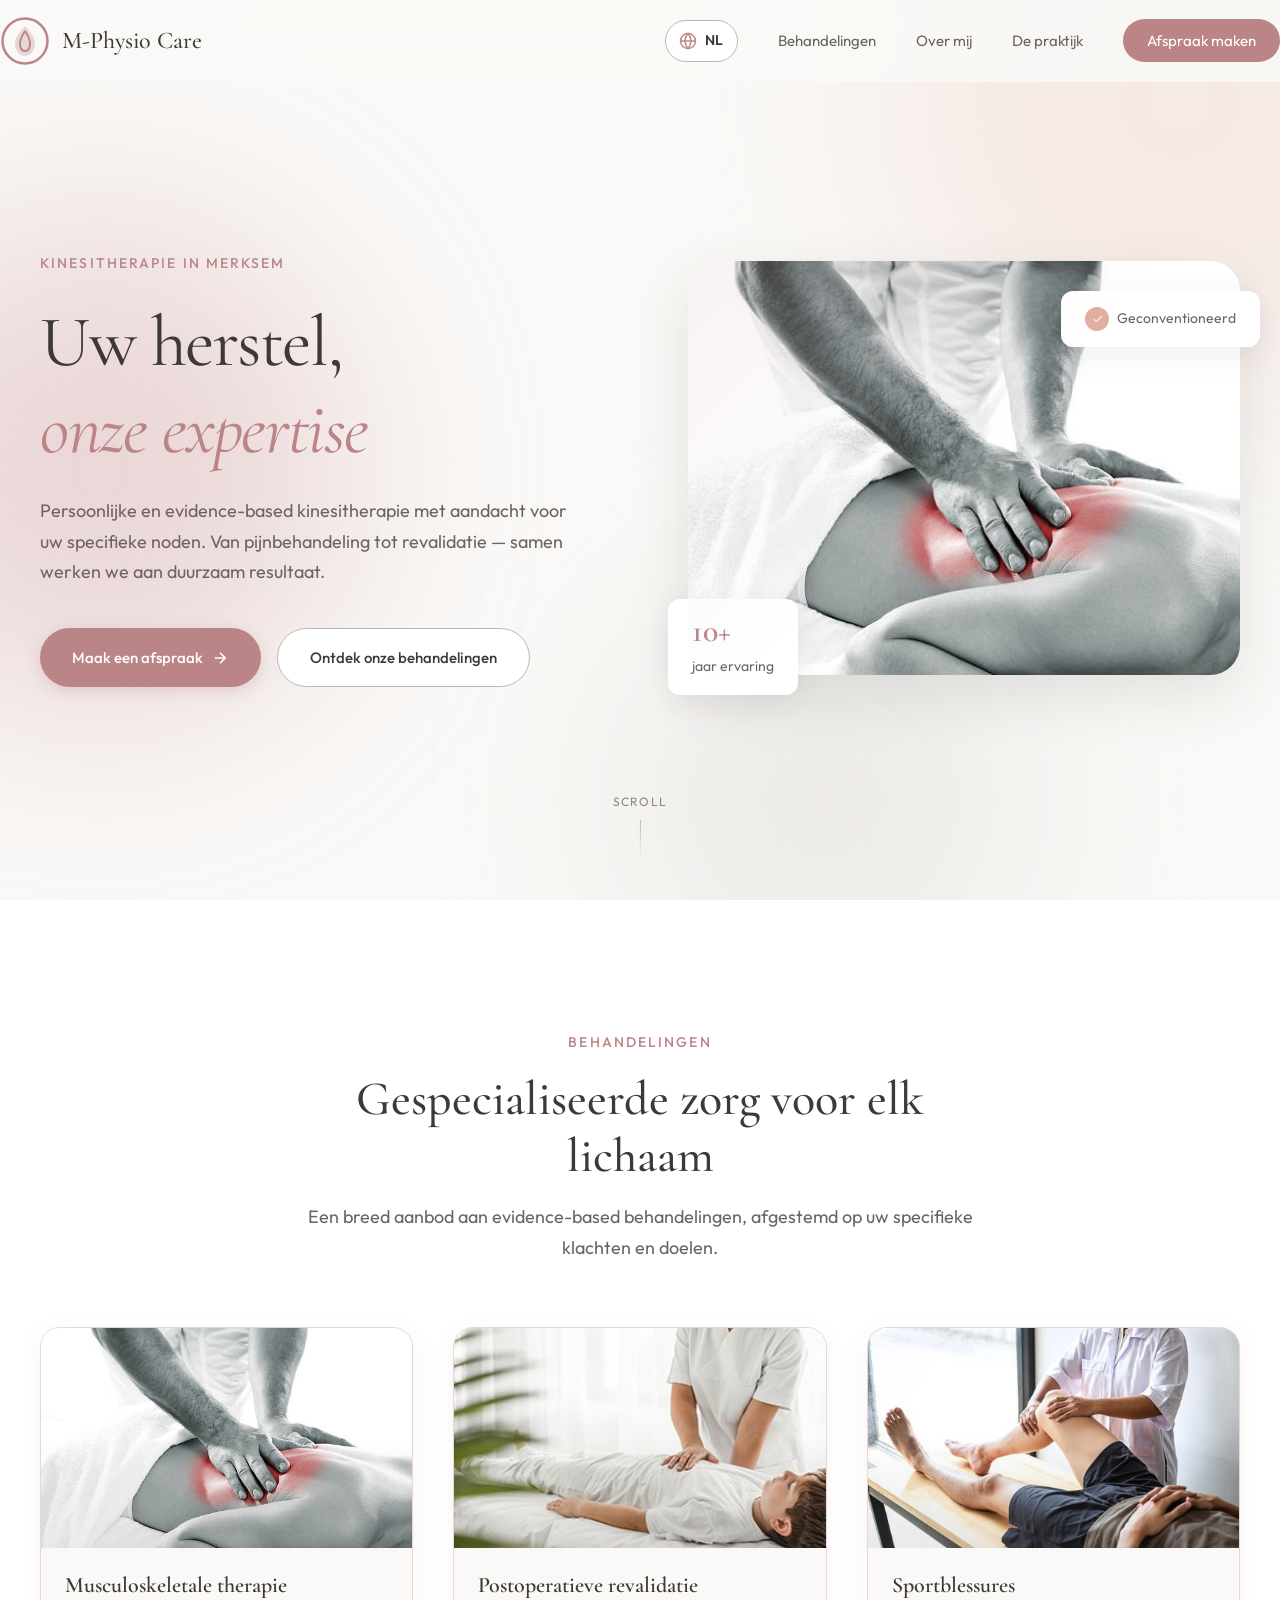
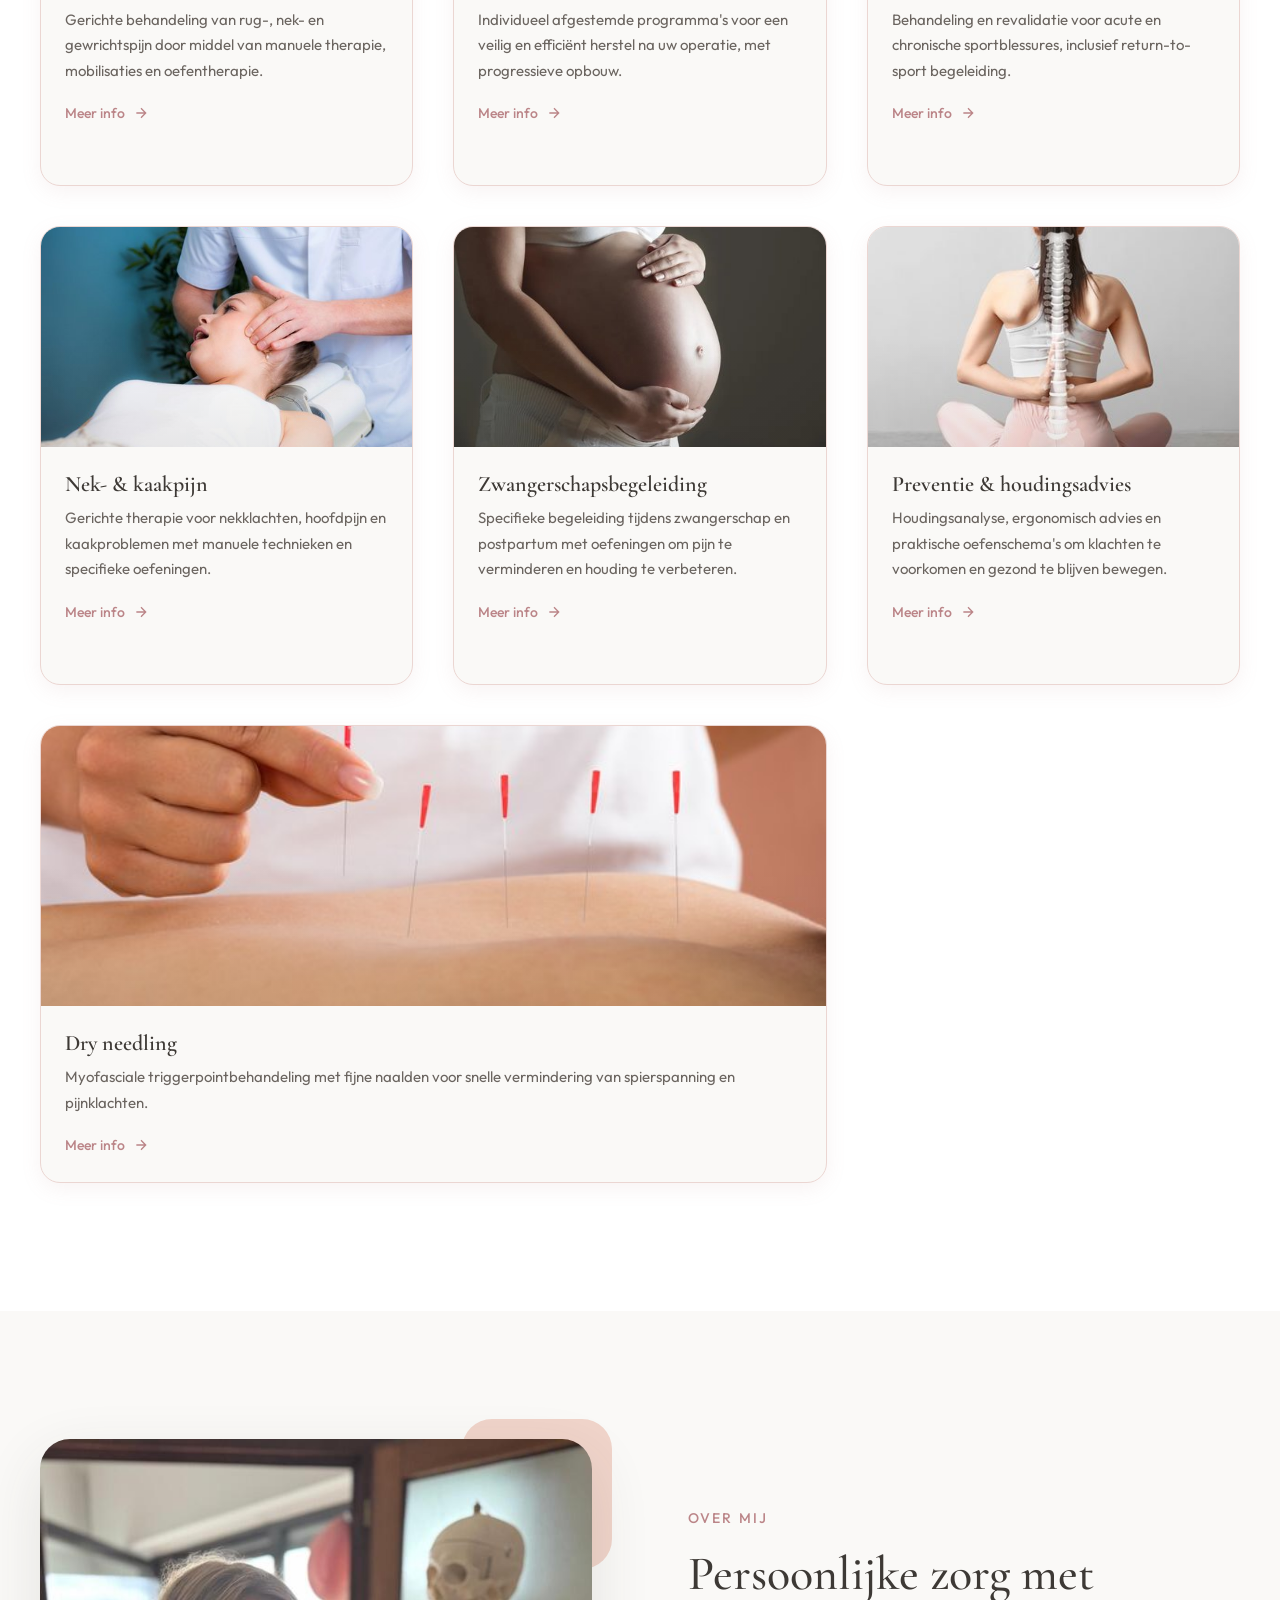
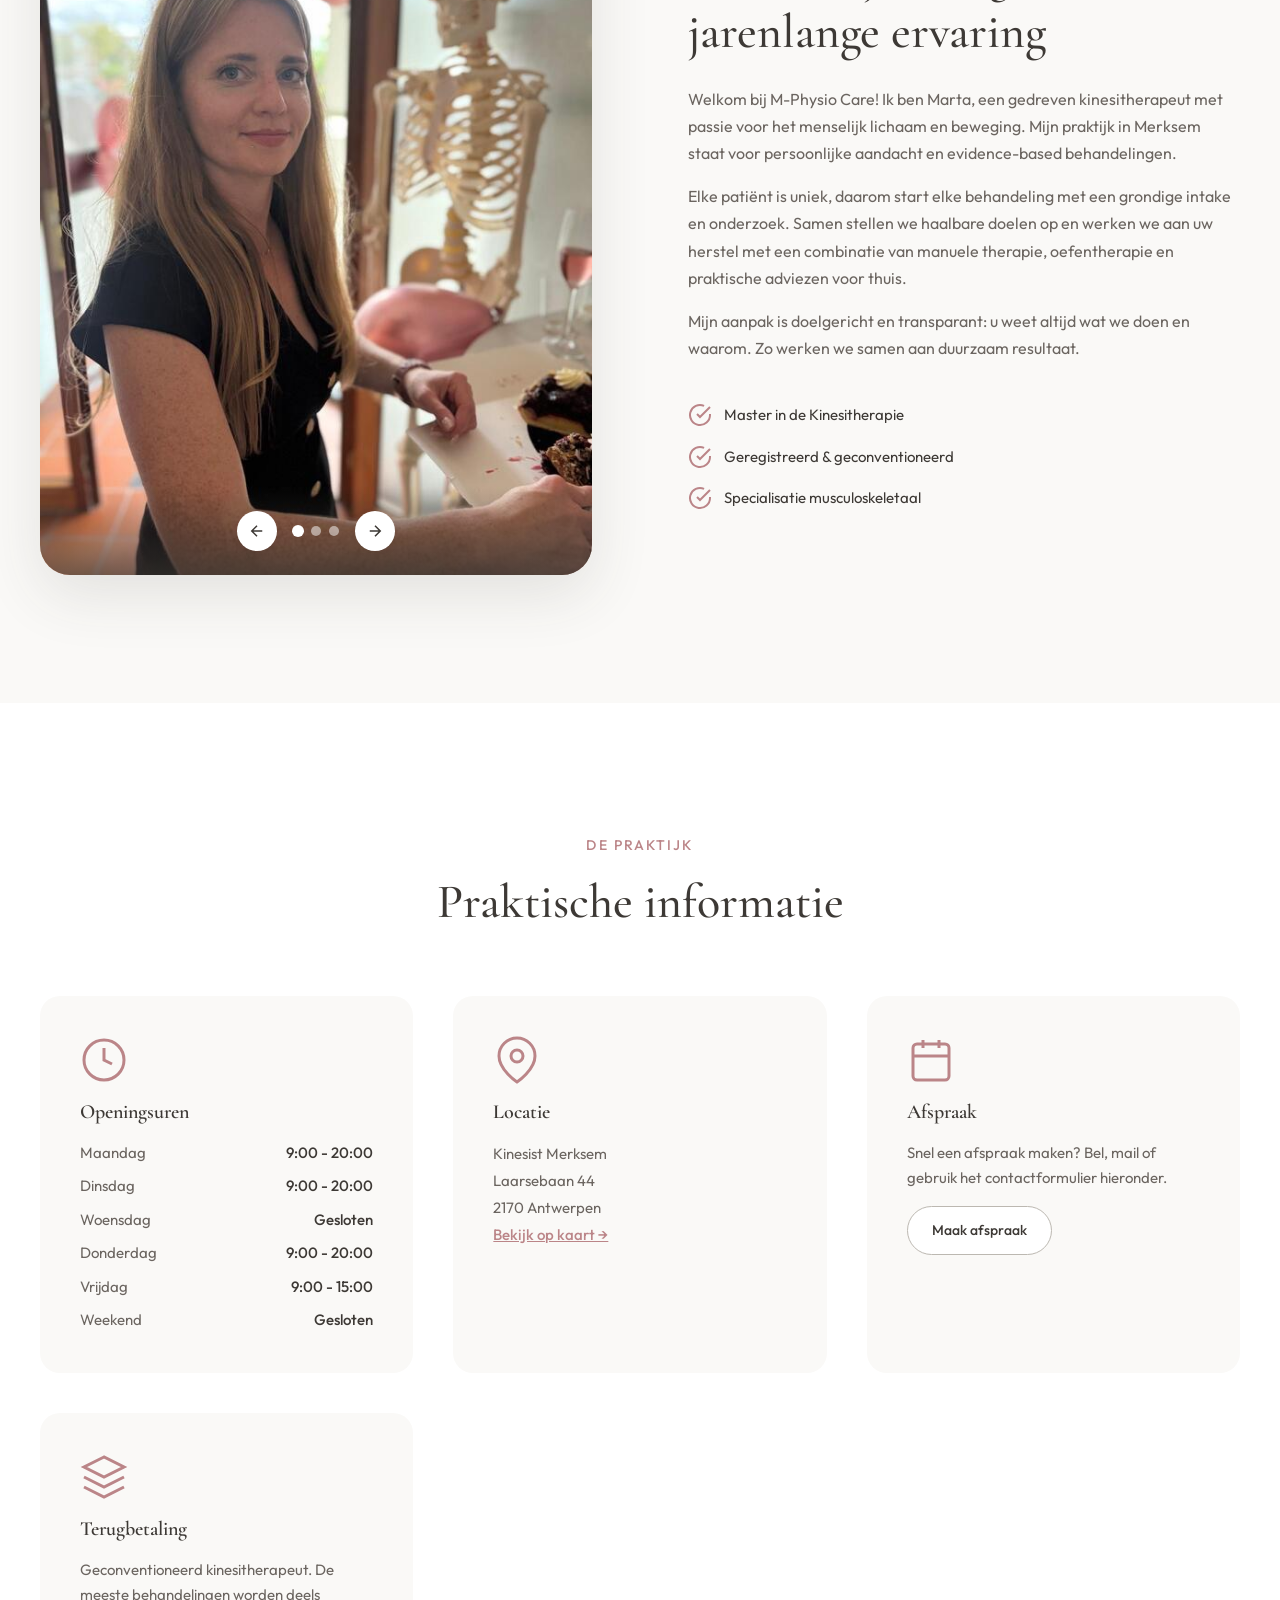
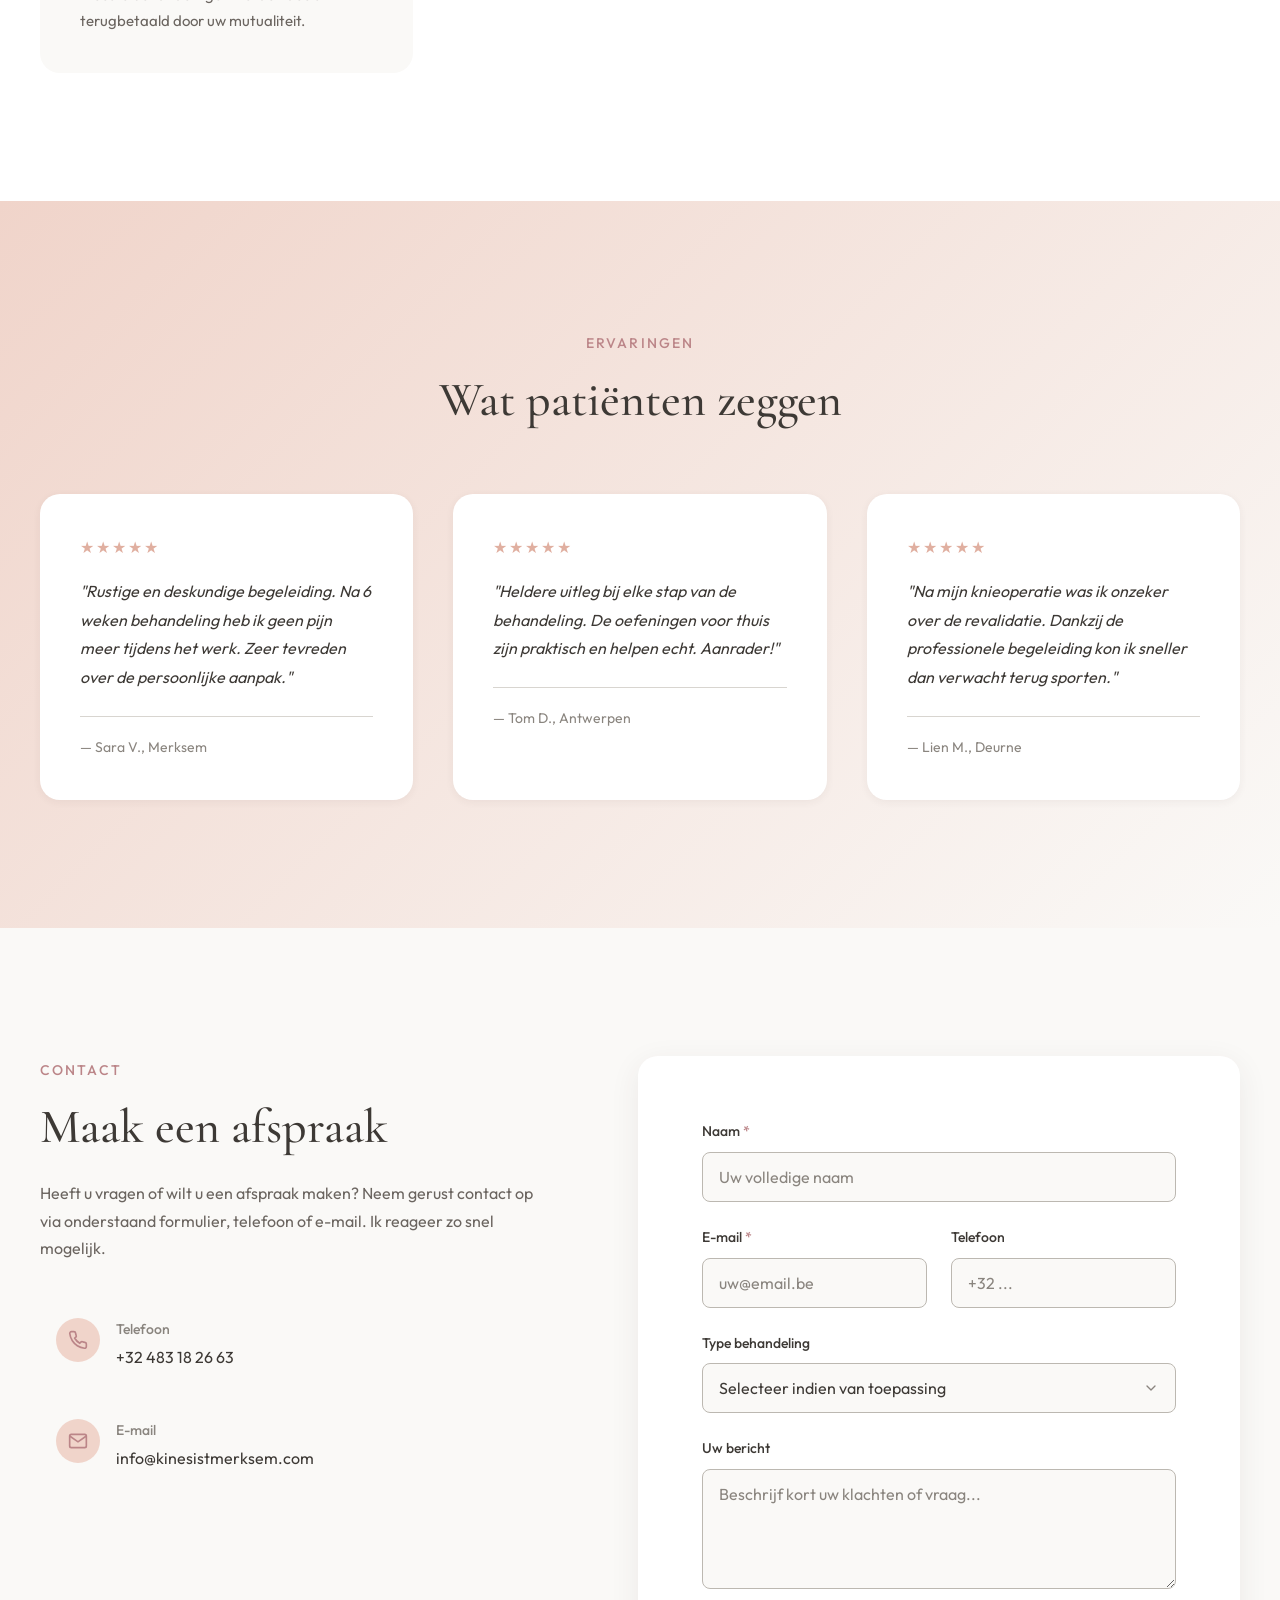
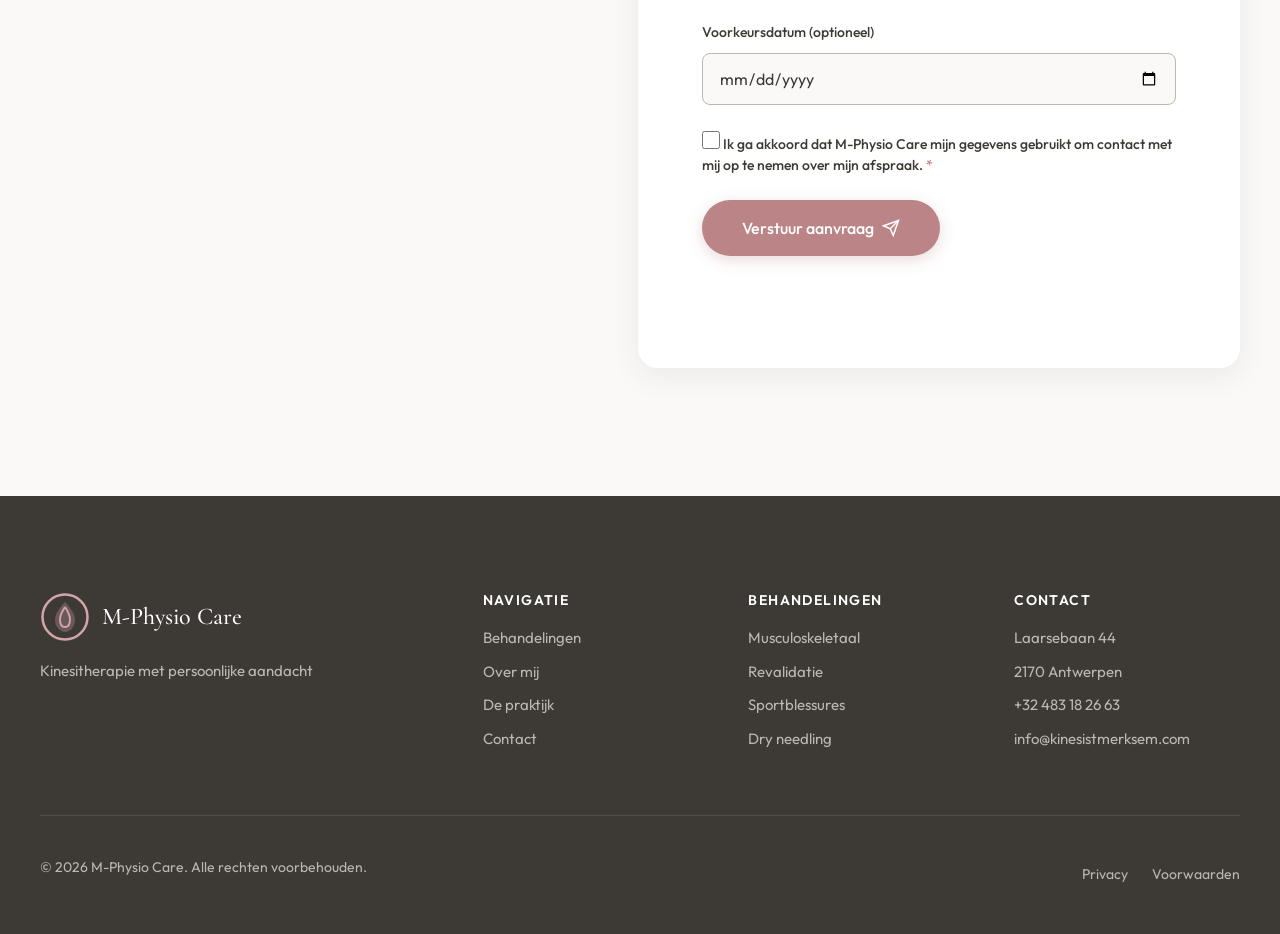
<file: index.html>
<!DOCTYPE html>
<html lang="nl">
<head>
    <meta charset="UTF-8">
    <meta name="viewport" content="width=device-width, initial-scale=1.0">
    <title>M-Physio Care | Kinesitherapie Merksem</title>
    <link rel="canonical" href="https://kinesistmerksem.com/nl/">
    <link rel="alternate" hreflang="nl" href="https://kinesistmerksem.com/nl/">
    <link rel="alternate" hreflang="pl" href="https://kinesistmerksem.com/pl/">
    <!-- Reserve: als de server niet zelf doorstuurt, doet de browser het -->
    <script>
        (function () {
            var keuze = (document.cookie.match(/(?:^|;\s*)mp_lang=(nl|pl)/) || [])[1];
            var browser = (navigator.languages && navigator.languages[0]) || navigator.language || '';
            var taal = keuze || (browser.toLowerCase().indexOf('pl') === 0 ? 'pl' : 'nl');
            location.replace('/' + taal + '/');
        })();
    </script>
    <noscript><meta http-equiv="refresh" content="0; url=/nl/"></noscript>
</head>
<body style="font-family:Arial,sans-serif;text-align:center;padding:60px 20px;color:#3D3935;">
    <p><a href="/nl/" style="color:#9A6B6E;">Nederlands</a> · <a href="/pl/" style="color:#9A6B6E;">Polski</a></p>
</body>
</html>
</file>
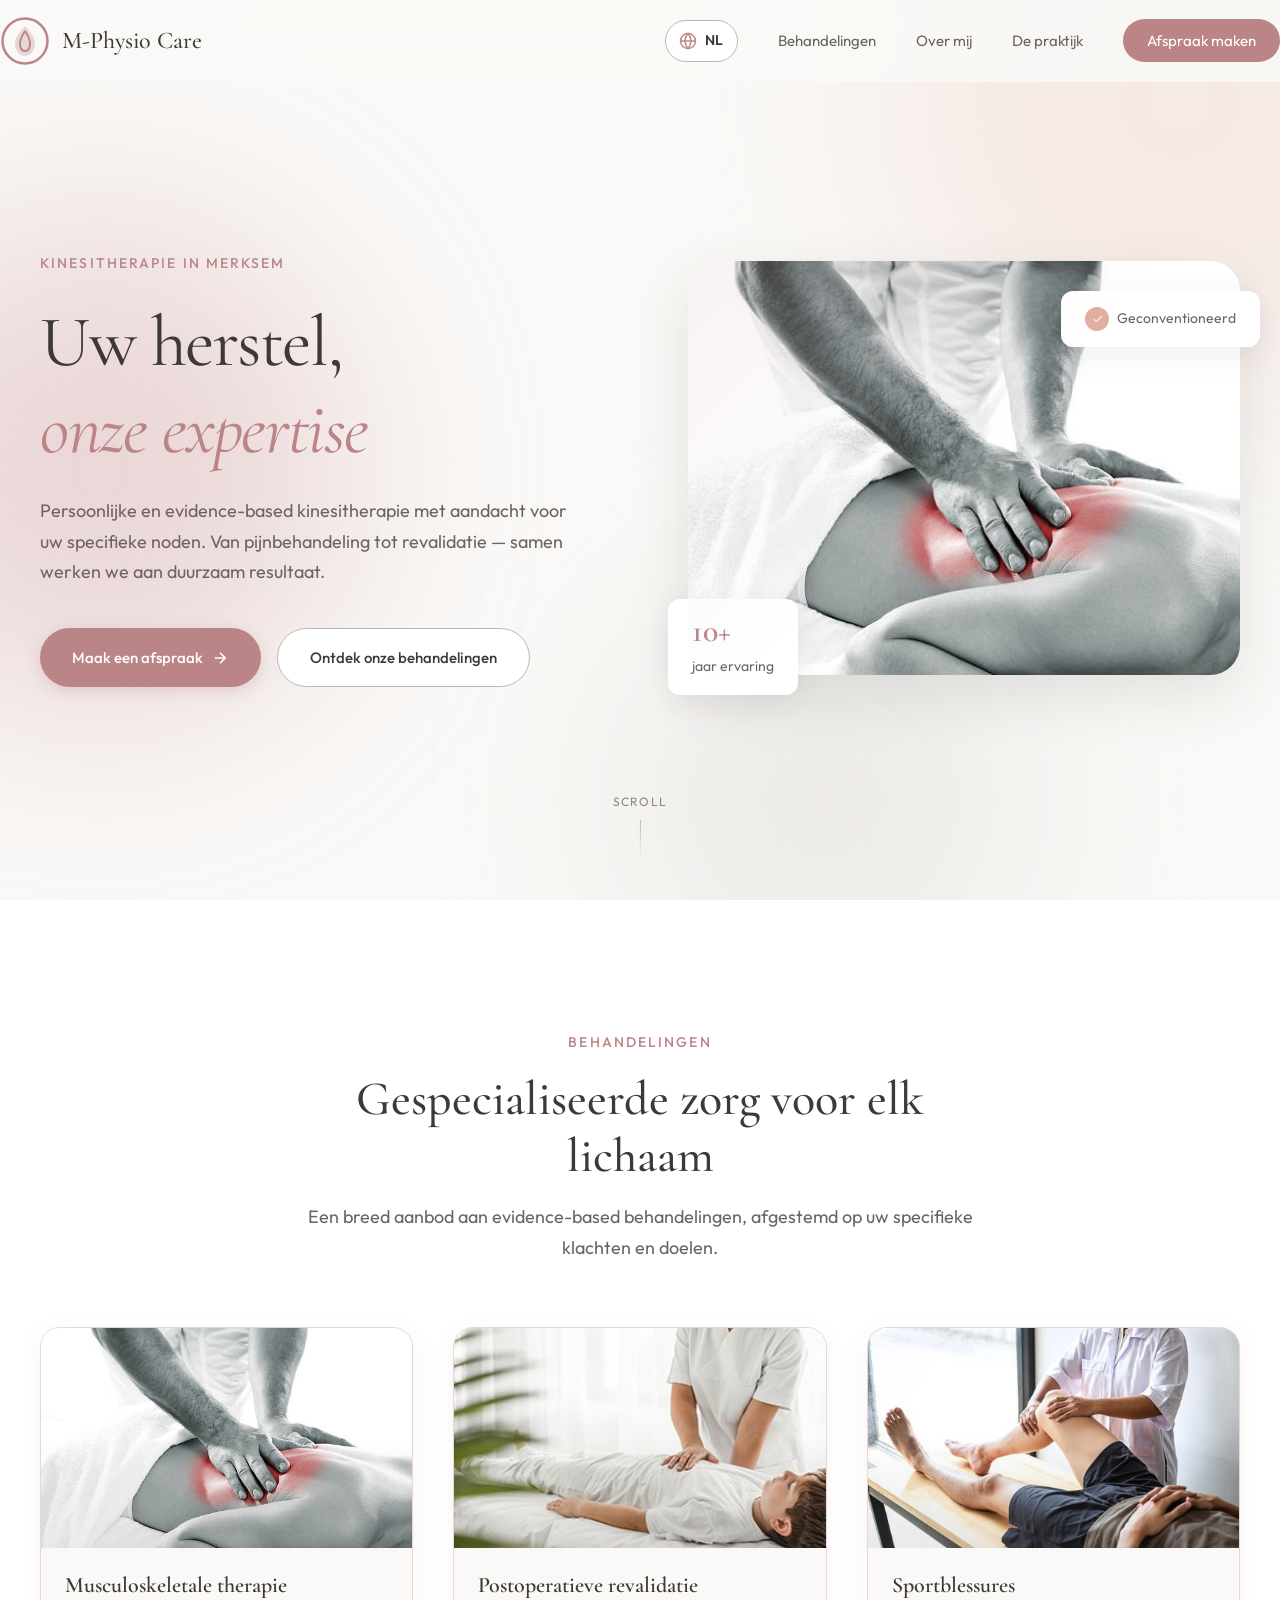
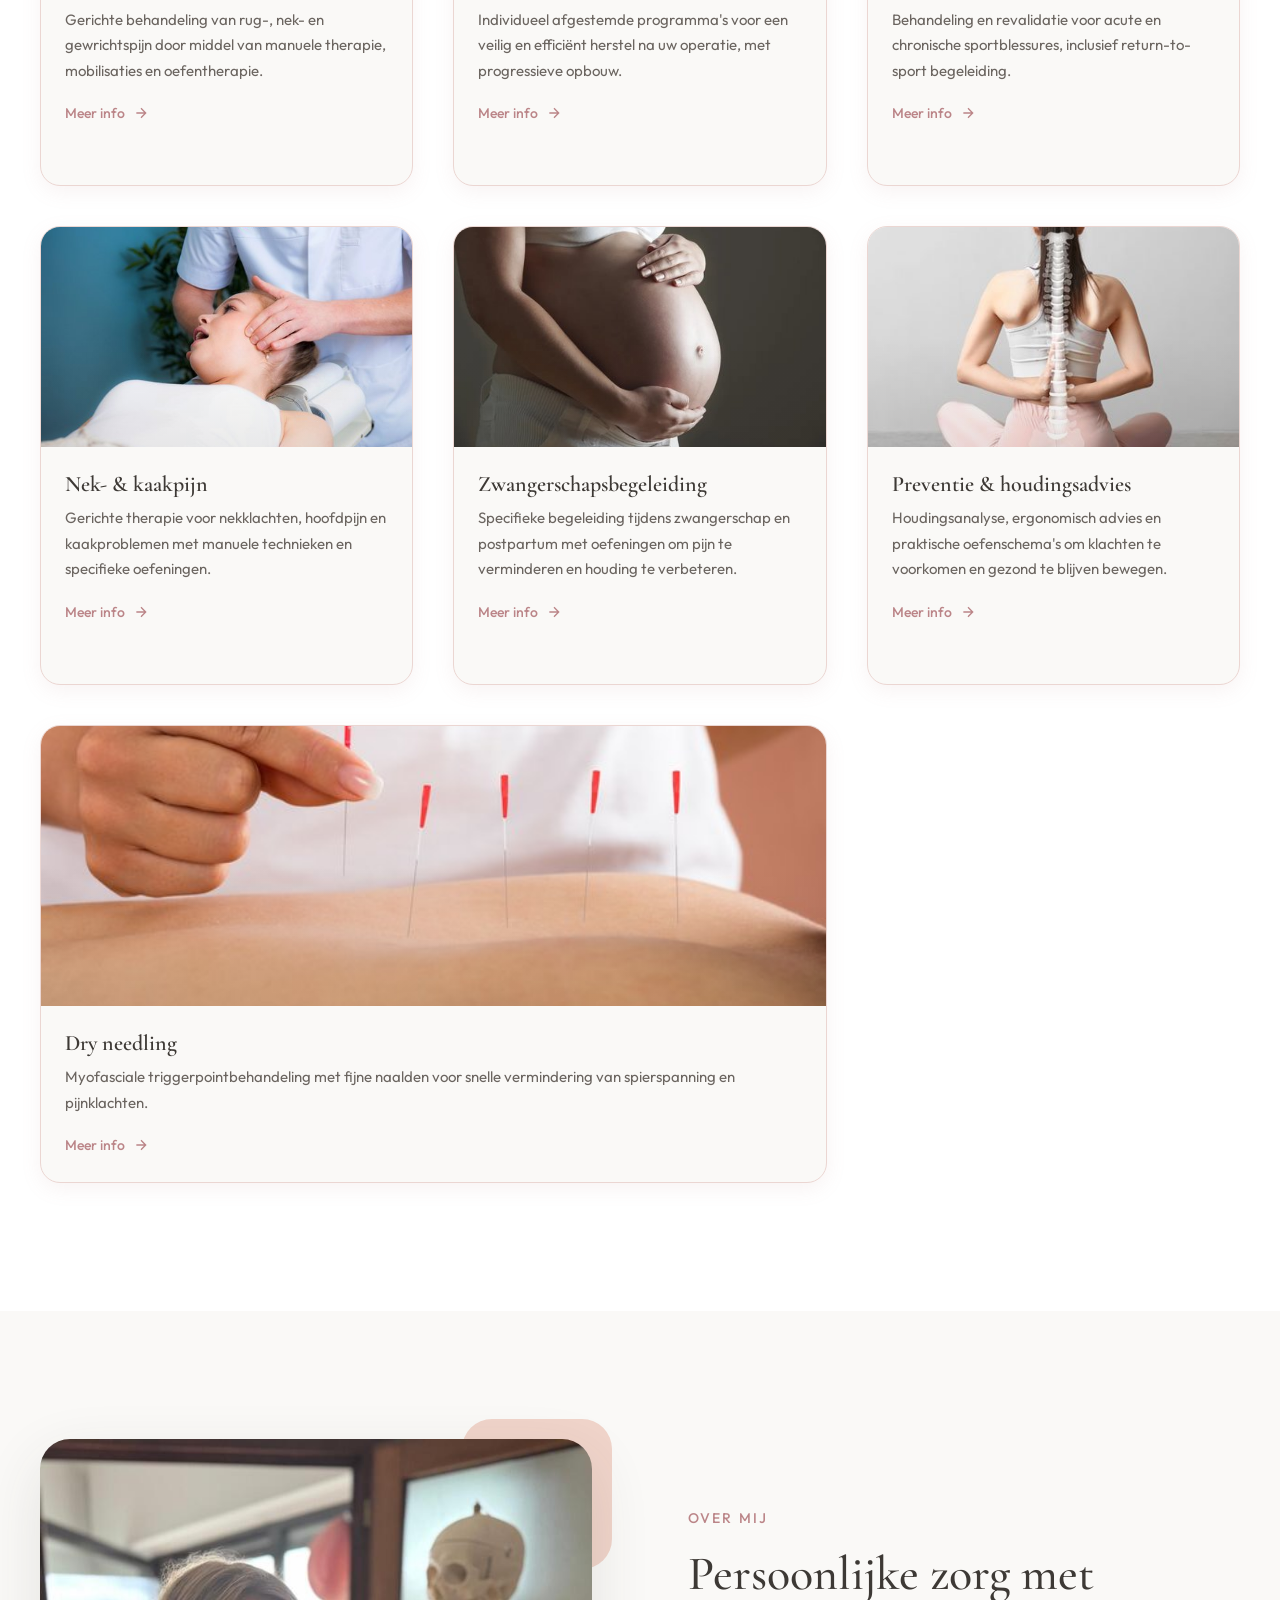
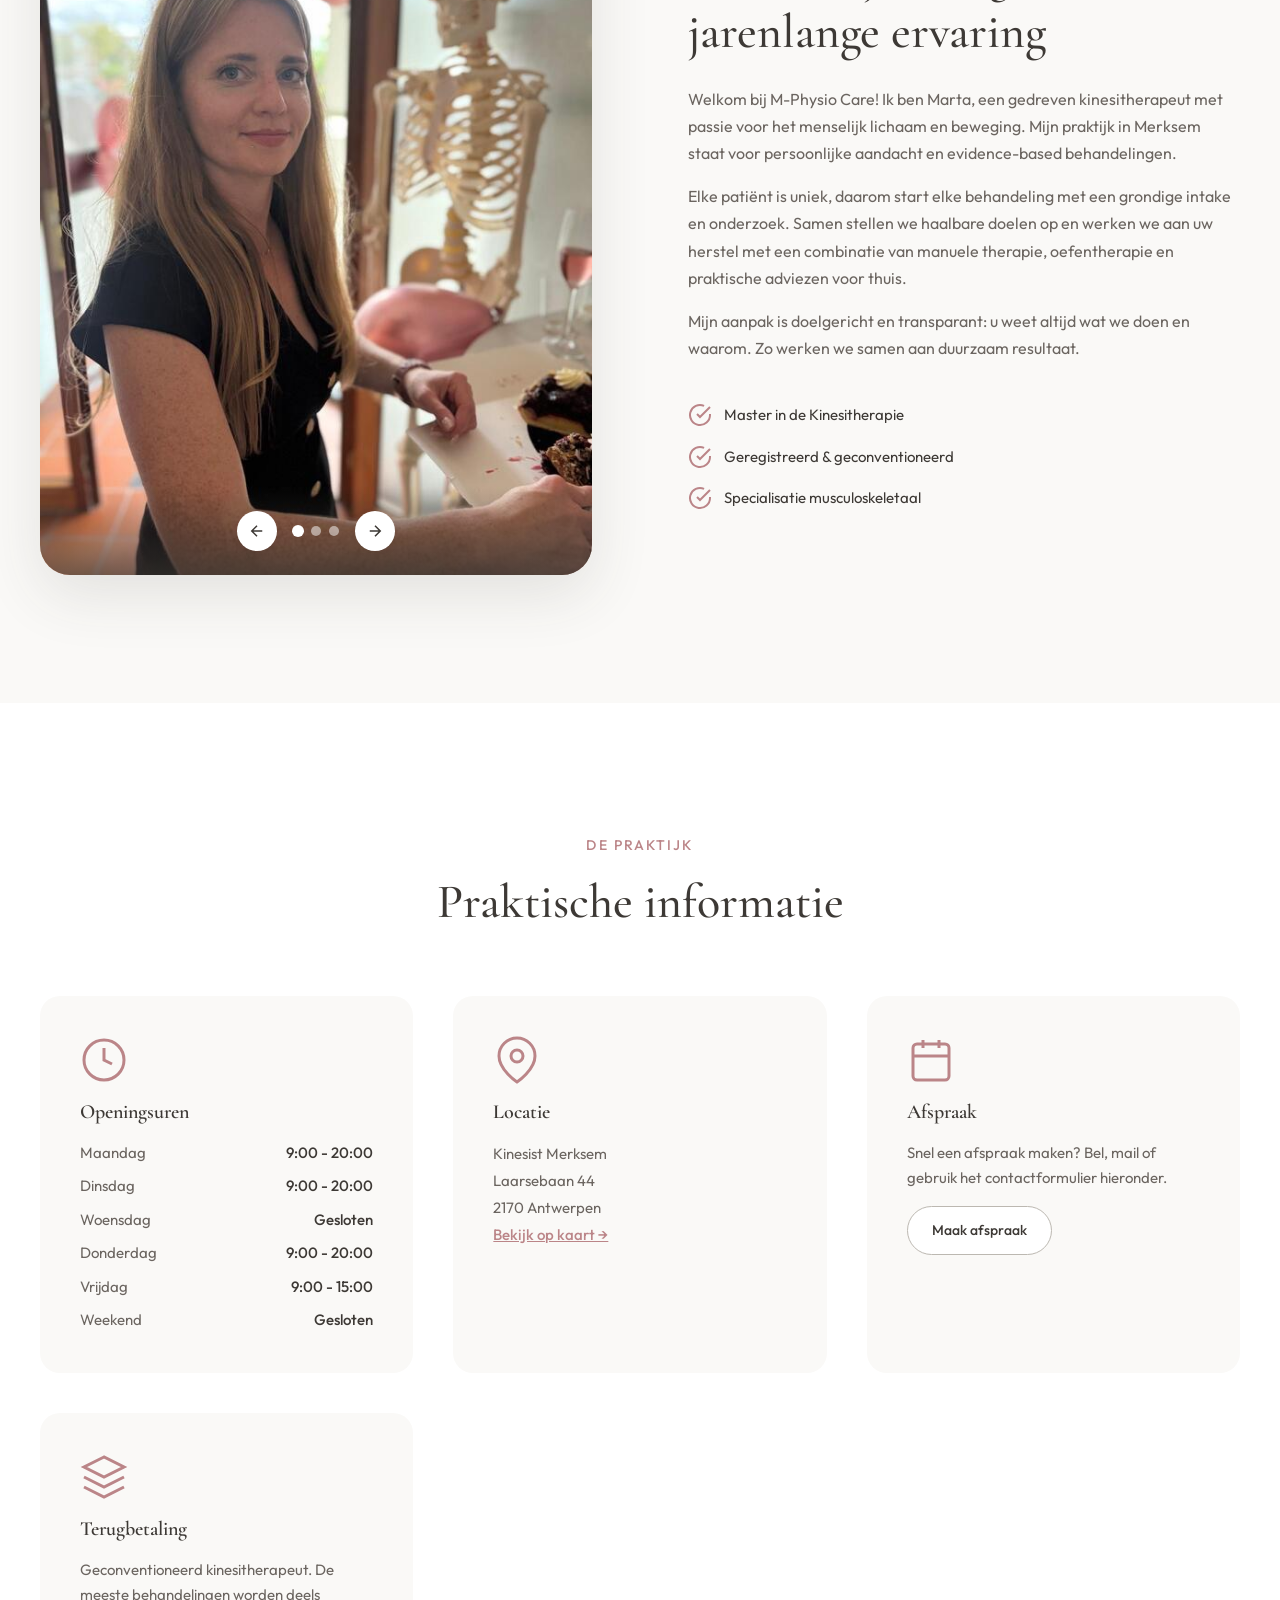
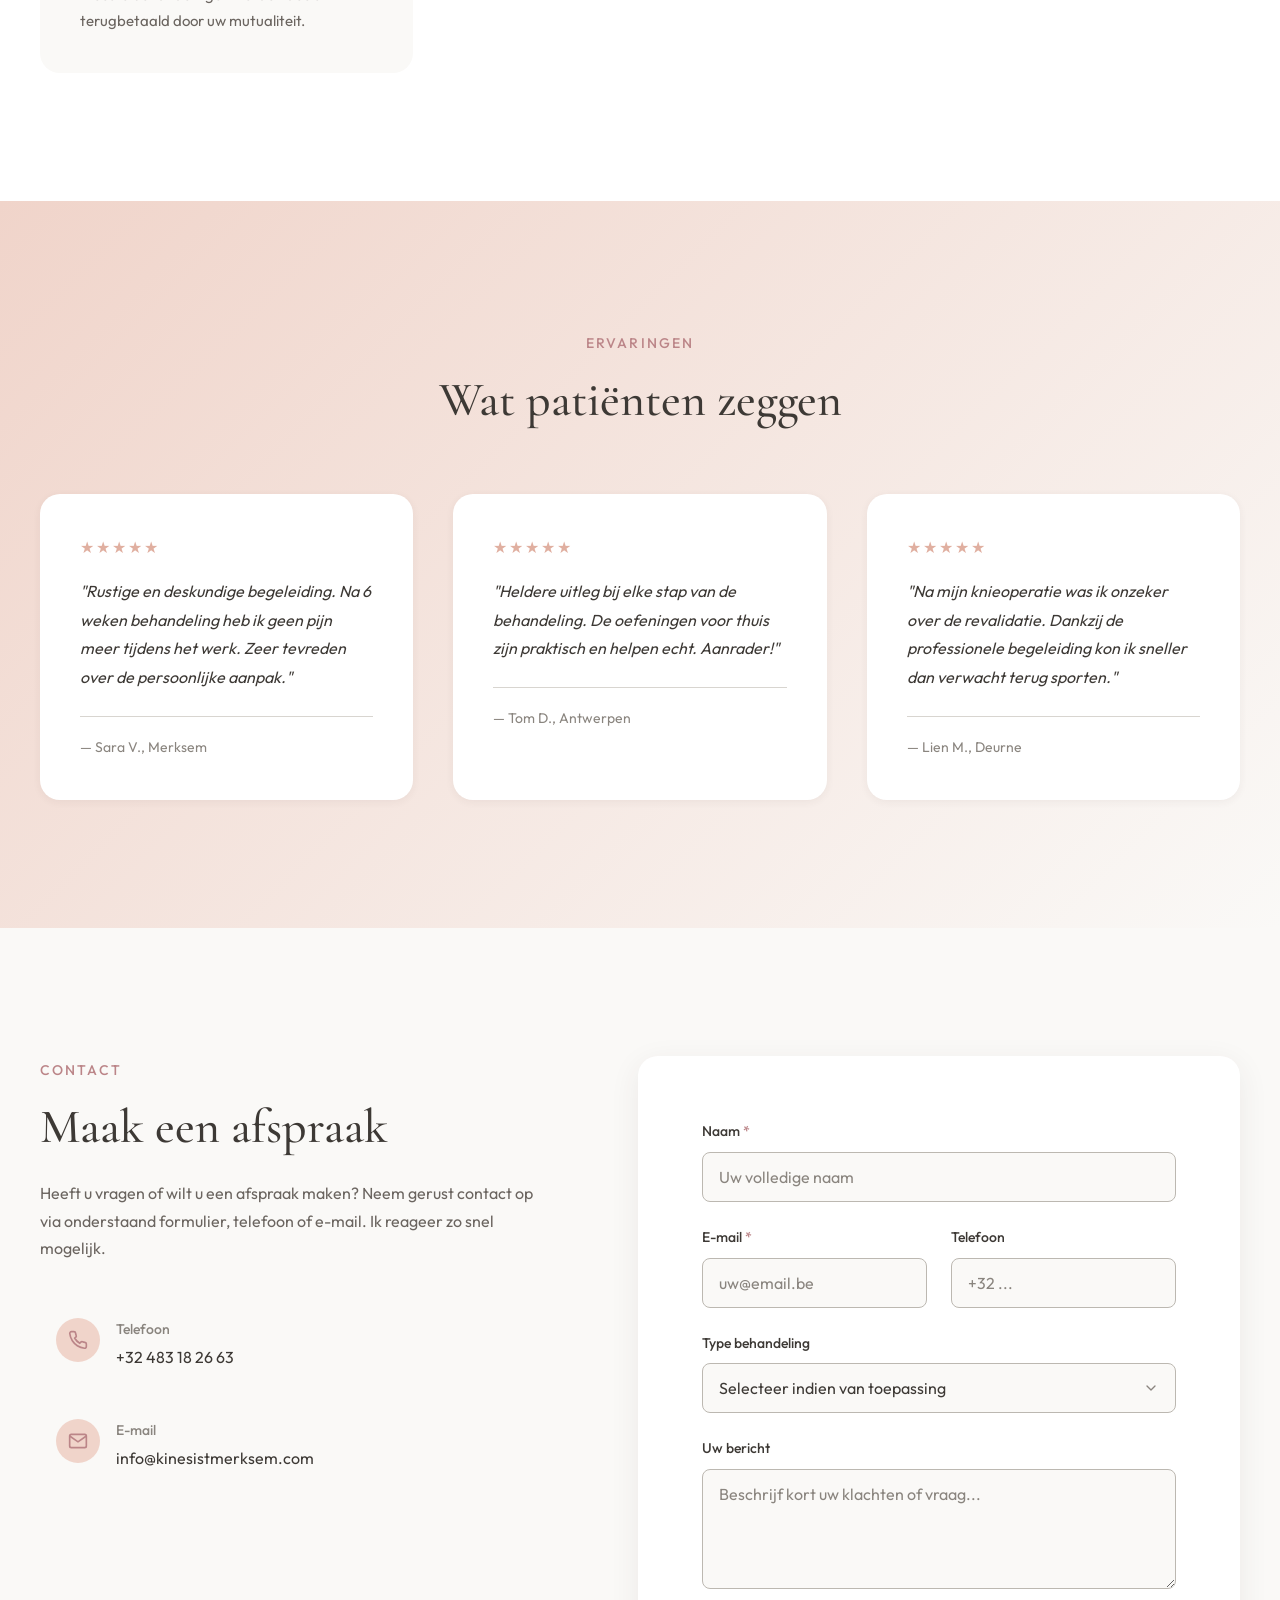
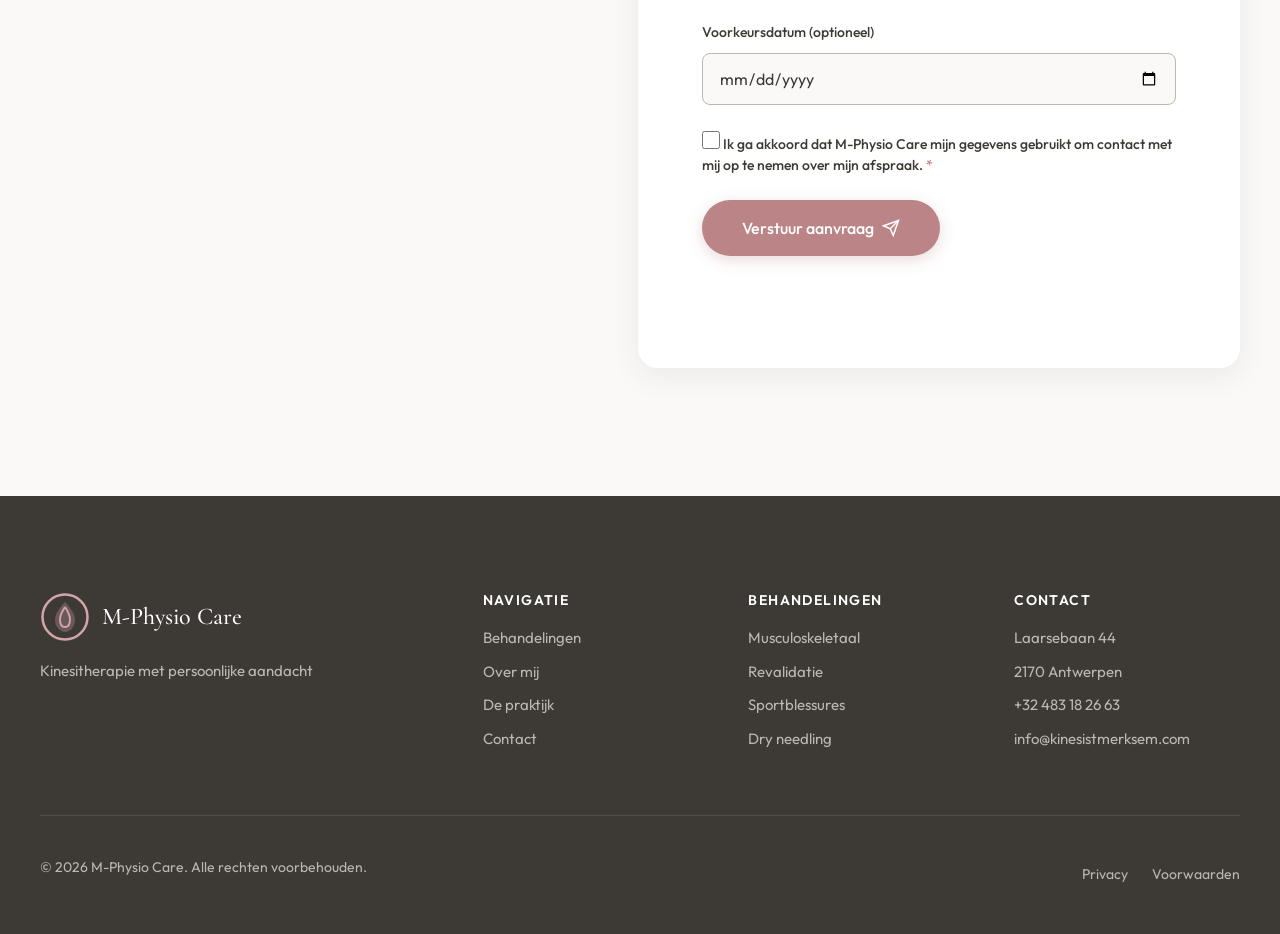
<file: nl/index.html>
<!DOCTYPE html>
<html lang="nl">
<head>
    <meta charset="UTF-8">
    <meta name="viewport" content="width=device-width, initial-scale=1.0">
    <meta name="description" content="M-Physio Care — Kinesitherapie in Merksem. Gespecialiseerde behandeling voor pijn, revalidatie, sportblessures en zwangerschapsbegeleiding. Persoonlijke aanpak met duurzaam resultaat.">
    <meta name="keywords" content="kinesitherapie, Merksem, fysiotherapie, revalidatie, sportblessures, dry needling, nekpijn, rugpijn">
    <meta name="author" content="M-Physio Care">
    
    <!-- Open Graph -->
    <meta property="og:title" content="M-Physio Care | Kinesitherapie Merksem">
    <meta property="og:description" content="Persoonlijke kinesitherapie met aandacht voor uw herstel. Evidence-based behandelingen voor pijn, revalidatie en houdingsoptimalisatie.">
    <meta property="og:type" content="website">
    <meta property="og:url" content="https://kinesistmerksem.com/nl/">
    <link rel="canonical" href="https://kinesistmerksem.com/nl/">
    <link rel="alternate" hreflang="nl" href="https://kinesistmerksem.com/nl/">
    <link rel="alternate" hreflang="pl" href="https://kinesistmerksem.com/pl/">
    <link rel="alternate" hreflang="x-default" href="https://kinesistmerksem.com/">
    
    <title>M-Physio Care | Kinesitherapie Merksem</title>
    
    <!-- Preconnect for better performance -->
    <link rel="preconnect" href="https://fonts.googleapis.com">
    <link rel="preconnect" href="https://fonts.gstatic.com" crossorigin>
    
    <!-- Preload critical resources -->
    <link rel="preload" href="/css/styles.css" as="style">
    <link rel="preload" href="/img/logo.svg" as="image">
    
    <!-- Fonts - loaded with display=swap for better performance -->
    <link href="https://fonts.googleapis.com/css2?family=Cormorant+Garamond:ital,wght@0,400;0,500;0,600;1,400&family=Outfit:wght@300;400;500;600&display=swap" rel="stylesheet">
    
    <!-- Main stylesheet -->
    <link rel="stylesheet" href="/css/styles.css">
    
    <!-- Critical CSS for above-the-fold content (inline for faster rendering) -->
    <style>
        /* Critical inline CSS for faster first paint */
        body { font-family: 'Outfit', -apple-system, sans-serif; background-color: #FAF9F7; }
        .header { position: fixed; top: 0; left: 0; width: 100%; z-index: 1000; background: rgba(250, 249, 247, 0.85); }
        .logo { display: flex; align-items: center; gap: 0.75rem; }
        .logo-icon { width: 50px; height: 50px; }
        .hero { min-height: 100vh; padding-top: 100px; }
    </style>
</head>
<body>
    <!-- Decorative background elements -->
    <div class="bg-decoration">
        <div class="bg-circle bg-circle-1"></div>
        <div class="bg-circle bg-circle-2"></div>
        <div class="bg-circle bg-circle-3"></div>
    </div>

    <!-- Header -->
    <header class="header" id="header">
        <div class="container header-inner">
            <a href="/nl/" class="logo">
                <span class="logo-icon">
                    <svg viewBox="0 0 40 40" fill="none" xmlns="http://www.w3.org/2000/svg">
                        <circle cx="20" cy="20" r="18" stroke="currentColor" stroke-width="2"/>
                        <path d="M20 8 C20 8, 12 16, 12 22 C12 28, 16 32, 20 32 C24 32, 28 28, 28 22 C28 16, 20 8, 20 8 Z" fill="currentColor" opacity="0.3"/>
                        <path d="M20 12 Q16 18, 16 22 Q16 28, 20 28 Q24 28, 24 22 Q24 18, 20 12" stroke="currentColor" stroke-width="1.5" fill="none"/>
                    </svg>
                </span>
                <span class="logo-text">M-Physio Care</span>
            </a>
            
            <nav class="nav" id="nav">
                <ul class="nav-list">
                    <li>
                        <!-- Language Switcher -->
                        <div class="lang-switcher" id="langSwitcher">
                            <a href="/pl/" class="lang-btn" title="Zmień na Polski">
                                <svg viewBox="0 0 24 24" fill="none" stroke="currentColor" stroke-width="2">
                                    <circle cx="12" cy="12" r="10"/>
                                    <line x1="2" y1="12" x2="22" y2="12"/>
                                    <path d="M12 2a15.3 15.3 0 0 1 4 10 15.3 15.3 0 0 1-4 10 15.3 15.3 0 0 1-4-10 15.3 15.3 0 0 1 4-10z"/>
                                </svg>
                                <span class="lang-text">NL</span>
                            </a>
                        </div>
                    </li>
                    <li><a href="#diensten" class="nav-link">Behandelingen</a></li>
                    <li><a href="#over" class="nav-link">Over mij</a></li>
                    <li><a href="#praktijk" class="nav-link">De praktijk</a></li>
                    <li><a href="#contact" class="nav-link nav-cta">Afspraak maken</a></li>
                </ul>
            </nav>
            
            <button class="nav-toggle" id="navToggle" aria-label="Menu openen">
                <span></span>
                <span></span>
                <span></span>
            </button>
        </div>
    </header>

    <main>
        <!-- Language Detection Banner (voor Poolse gebruikers) -->
        <div class="lang-banner" id="langBanner">
            <div class="lang-banner-content">
                <span class="lang-banner-flag">🇵🇱</span>
                <span class="lang-banner-text">Strona dostępna po polsku!</span>
                <a href="/pl/" class="lang-banner-btn">Zmień język</a>
                <button class="lang-banner-close" onclick="closeLangBanner()" aria-label="Zamknij">
                    <svg viewBox="0 0 24 24" fill="none" stroke="currentColor" stroke-width="2">
                        <line x1="18" y1="6" x2="6" y2="18"/>
                        <line x1="6" y1="6" x2="18" y2="18"/>
                    </svg>
                </button>
            </div>
        </div>

        <!-- Hero Section -->
        <section class="hero">
            <div class="container hero-container">
                <div class="hero-content">
                    <span class="hero-eyebrow">Kinesitherapie in Merksem</span>
                    <h1 class="hero-title">
                        <span>Uw herstel,</span><br>
                        <span class="hero-title-accent">onze expertise</span>
                    </h1>
                    <p class="hero-text">
                        Persoonlijke en evidence-based kinesitherapie met aandacht voor uw specifieke noden. 
                        Van pijnbehandeling tot revalidatie — samen werken we aan duurzaam resultaat.
                    </p>
                    <div class="hero-actions">
                        <a href="#contact" class="btn btn-primary">
                            <span>Maak een afspraak</span>
                            <svg viewBox="0 0 24 24" fill="none" stroke="currentColor" stroke-width="2">
                                <path d="M5 12h14M12 5l7 7-7 7"/>
                            </svg>
                        </a>
                        <a href="#diensten" class="btn btn-secondary">Ontdek onze behandelingen</a>
                    </div>
                </div>
                
                <div class="hero-visual">
                    <div class="hero-image-wrapper">
                        <div class="hero-image-frame">
                            <img src="/img/musculo.png" alt="Kinesitherapie behandeling" class="hero-image">
                        </div>
                        <div class="hero-card hero-card-1">
                            <span class="hero-card-number">10+</span>
                            <span class="hero-card-text">jaar ervaring</span>
                        </div>
                        <div class="hero-card hero-card-2">
                            <span class="hero-card-icon">✓</span>
                            <span class="hero-card-text">Geconventioneerd</span>
                        </div>
                    </div>
                </div>
            </div>
            
            <div class="hero-scroll">
                <span>Scroll</span>
                <div class="hero-scroll-line"></div>
            </div>
        </section>

        <!-- Services Section -->
        <section class="services" id="diensten">
            <div class="container">
                <header class="section-header">
                    <span class="section-eyebrow">Behandelingen</span>
                    <h2 class="section-title">Gespecialiseerde zorg voor elk lichaam</h2>
                    <p class="section-subtitle">
                        Een breed aanbod aan evidence-based behandelingen, afgestemd op uw specifieke klachten en doelen.
                    </p>
                </header>
                
                <div class="services-grid">
                    <article class="service-card" data-service="musculoskeletaal">
                        <div class="service-flip">
                        <div class="service-face service-front">
                        <div class="service-image">
                            <img src="/img/musculo.png" alt="Musculoskeletale therapie" loading="lazy">
                            <div class="service-image-overlay"></div>
                        </div>
                        <div class="service-content">
                            <h3 class="service-title">Musculoskeletale therapie</h3>
                            <p class="service-text">Gerichte behandeling van rug-, nek- en gewrichtspijn door middel van manuele therapie, mobilisaties en oefentherapie.</p>
                            <button type="button" class="service-link service-flip-btn" aria-expanded="false" aria-controls="service-musculoskeletaal-achterkant">
                                <span>Meer info</span>
                                <svg viewBox="0 0 24 24" fill="none" stroke="currentColor" stroke-width="2" aria-hidden="true"><path d="M5 12h14M12 5l7 7-7 7"/></svg>
                            </button>
                        </div>
                        </div>

                        <div class="service-face service-back" id="service-musculoskeletaal-achterkant" inert>
                            <span class="service-back-eyebrow">Meer over</span>
                            <h3 class="service-back-title">Musculoskeletale therapie</h3>
                            <p class="service-back-text">Voor klachten aan spieren, gewrichten en pezen. Na een grondig onderzoek zoeken we de oorzaak van de pijn en werken we gericht aan herstel.</p>
                            <p class="service-back-label">Geschikt bij</p>
                            <ul class="service-back-list">
                                    <li><svg viewBox="0 0 24 24" fill="none" stroke="currentColor" stroke-width="2.5" stroke-linecap="round" stroke-linejoin="round" aria-hidden="true"><polyline points="20 6 9 17 4 12"/></svg><span>Rug- en lage rugpijn</span></li>
                                    <li><svg viewBox="0 0 24 24" fill="none" stroke="currentColor" stroke-width="2.5" stroke-linecap="round" stroke-linejoin="round" aria-hidden="true"><polyline points="20 6 9 17 4 12"/></svg><span>Schouder-, heup- of kniepijn</span></li>
                                    <li><svg viewBox="0 0 24 24" fill="none" stroke="currentColor" stroke-width="2.5" stroke-linecap="round" stroke-linejoin="round" aria-hidden="true"><polyline points="20 6 9 17 4 12"/></svg><span>Stijfheid en bewegingsbeperking</span></li>
                            </ul>
                            <div class="service-back-actions">
                                <a href="#contact" class="btn btn-primary btn-small service-book" data-service="musculoskeletaal">Afspraak maken</a>
                                <button type="button" class="service-back-hint">Kaart terugdraaien</button>
                            </div>
                        </div>
                        </div>
                    </article>

                    <article class="service-card" data-service="revalidatie">
                        <div class="service-flip">
                        <div class="service-face service-front">
                        <div class="service-image">
                            <img src="/img/revalidatie.png" alt="Postoperatieve revalidatie" loading="lazy">
                            <div class="service-image-overlay"></div>
                        </div>
                        <div class="service-content">
                            <h3 class="service-title">Postoperatieve revalidatie</h3>
                            <p class="service-text">Individueel afgestemde programma's voor een veilig en efficiënt herstel na uw operatie, met progressieve opbouw.</p>
                            <button type="button" class="service-link service-flip-btn" aria-expanded="false" aria-controls="service-revalidatie-achterkant">
                                <span>Meer info</span>
                                <svg viewBox="0 0 24 24" fill="none" stroke="currentColor" stroke-width="2" aria-hidden="true"><path d="M5 12h14M12 5l7 7-7 7"/></svg>
                            </button>
                        </div>
                        </div>

                        <div class="service-face service-back" id="service-revalidatie-achterkant" inert>
                            <span class="service-back-eyebrow">Meer over</span>
                            <h3 class="service-back-title">Postoperatieve revalidatie</h3>
                            <p class="service-back-text">Stap voor stap terug naar uw dagelijkse activiteiten na een operatie, in overleg met uw arts of chirurg.</p>
                            <p class="service-back-label">Geschikt bij</p>
                            <ul class="service-back-list">
                                    <li><svg viewBox="0 0 24 24" fill="none" stroke="currentColor" stroke-width="2.5" stroke-linecap="round" stroke-linejoin="round" aria-hidden="true"><polyline points="20 6 9 17 4 12"/></svg><span>Na een knie- of heupprothese</span></li>
                                    <li><svg viewBox="0 0 24 24" fill="none" stroke="currentColor" stroke-width="2.5" stroke-linecap="round" stroke-linejoin="round" aria-hidden="true"><polyline points="20 6 9 17 4 12"/></svg><span>Na een kruisband- of meniscusoperatie</span></li>
                                    <li><svg viewBox="0 0 24 24" fill="none" stroke="currentColor" stroke-width="2.5" stroke-linecap="round" stroke-linejoin="round" aria-hidden="true"><polyline points="20 6 9 17 4 12"/></svg><span>Na schouder- of rugchirurgie</span></li>
                            </ul>
                            <div class="service-back-actions">
                                <a href="#contact" class="btn btn-primary btn-small service-book" data-service="revalidatie">Afspraak maken</a>
                                <button type="button" class="service-back-hint">Kaart terugdraaien</button>
                            </div>
                        </div>
                        </div>
                    </article>

                    <article class="service-card" data-service="sport">
                        <div class="service-flip">
                        <div class="service-face service-front">
                        <div class="service-image">
                            <img src="/img/sportblessure.png" alt="Sportblessures" loading="lazy">
                            <div class="service-image-overlay"></div>
                        </div>
                        <div class="service-content">
                            <h3 class="service-title">Sportblessures</h3>
                            <p class="service-text">Behandeling en revalidatie voor acute en chronische sportblessures, inclusief return-to-sport begeleiding.</p>
                            <button type="button" class="service-link service-flip-btn" aria-expanded="false" aria-controls="service-sport-achterkant">
                                <span>Meer info</span>
                                <svg viewBox="0 0 24 24" fill="none" stroke="currentColor" stroke-width="2" aria-hidden="true"><path d="M5 12h14M12 5l7 7-7 7"/></svg>
                            </button>
                        </div>
                        </div>

                        <div class="service-face service-back" id="service-sport-achterkant" inert>
                            <span class="service-back-eyebrow">Meer over</span>
                            <h3 class="service-back-title">Sportblessures</h3>
                            <p class="service-back-text">Snel én veilig terug naar uw sport, met aandacht voor herstel en het voorkomen van nieuwe blessures.</p>
                            <p class="service-back-label">Geschikt bij</p>
                            <ul class="service-back-list">
                                    <li><svg viewBox="0 0 24 24" fill="none" stroke="currentColor" stroke-width="2.5" stroke-linecap="round" stroke-linejoin="round" aria-hidden="true"><polyline points="20 6 9 17 4 12"/></svg><span>Verstuikingen en verrekkingen</span></li>
                                    <li><svg viewBox="0 0 24 24" fill="none" stroke="currentColor" stroke-width="2.5" stroke-linecap="round" stroke-linejoin="round" aria-hidden="true"><polyline points="20 6 9 17 4 12"/></svg><span>Pees- en spierblessures</span></li>
                                    <li><svg viewBox="0 0 24 24" fill="none" stroke="currentColor" stroke-width="2.5" stroke-linecap="round" stroke-linejoin="round" aria-hidden="true"><polyline points="20 6 9 17 4 12"/></svg><span>Overbelasting door training</span></li>
                            </ul>
                            <div class="service-back-actions">
                                <a href="#contact" class="btn btn-primary btn-small service-book" data-service="sport">Afspraak maken</a>
                                <button type="button" class="service-back-hint">Kaart terugdraaien</button>
                            </div>
                        </div>
                        </div>
                    </article>

                    <article class="service-card" data-service="nek-kaak">
                        <div class="service-flip">
                        <div class="service-face service-front">
                        <div class="service-image">
                            <img src="/img/nekkaak.png" alt="Nek- en kaakpijn" loading="lazy">
                            <div class="service-image-overlay"></div>
                        </div>
                        <div class="service-content">
                            <h3 class="service-title">Nek- & kaakpijn</h3>
                            <p class="service-text">Gerichte therapie voor nekklachten, hoofdpijn en kaakproblemen met manuele technieken en specifieke oefeningen.</p>
                            <button type="button" class="service-link service-flip-btn" aria-expanded="false" aria-controls="service-nek-kaak-achterkant">
                                <span>Meer info</span>
                                <svg viewBox="0 0 24 24" fill="none" stroke="currentColor" stroke-width="2" aria-hidden="true"><path d="M5 12h14M12 5l7 7-7 7"/></svg>
                            </button>
                        </div>
                        </div>

                        <div class="service-face service-back" id="service-nek-kaak-achterkant" inert>
                            <span class="service-back-eyebrow">Meer over</span>
                            <h3 class="service-back-title">Nek- & kaakpijn</h3>
                            <p class="service-back-text">Behandeling van spanning in nek, schouders en kaak, die vaak samenhangt met hoofdpijn of tandenknarsen.</p>
                            <p class="service-back-label">Geschikt bij</p>
                            <ul class="service-back-list">
                                    <li><svg viewBox="0 0 24 24" fill="none" stroke="currentColor" stroke-width="2.5" stroke-linecap="round" stroke-linejoin="round" aria-hidden="true"><polyline points="20 6 9 17 4 12"/></svg><span>Nekpijn en een stijve nek</span></li>
                                    <li><svg viewBox="0 0 24 24" fill="none" stroke="currentColor" stroke-width="2.5" stroke-linecap="round" stroke-linejoin="round" aria-hidden="true"><polyline points="20 6 9 17 4 12"/></svg><span>Spanningshoofdpijn</span></li>
                                    <li><svg viewBox="0 0 24 24" fill="none" stroke="currentColor" stroke-width="2.5" stroke-linecap="round" stroke-linejoin="round" aria-hidden="true"><polyline points="20 6 9 17 4 12"/></svg><span>Kaakklachten en tandenknarsen</span></li>
                            </ul>
                            <div class="service-back-actions">
                                <a href="#contact" class="btn btn-primary btn-small service-book" data-service="nek-kaak">Afspraak maken</a>
                                <button type="button" class="service-back-hint">Kaart terugdraaien</button>
                            </div>
                        </div>
                        </div>
                    </article>

                    <article class="service-card" data-service="zwangerschap">
                        <div class="service-flip">
                        <div class="service-face service-front">
                        <div class="service-image">
                            <img src="/img/zwanger.png" alt="Zwangerschapsbegeleiding" loading="lazy">
                            <div class="service-image-overlay"></div>
                        </div>
                        <div class="service-content">
                            <h3 class="service-title">Zwangerschapsbegeleiding</h3>
                            <p class="service-text">Specifieke begeleiding tijdens zwangerschap en postpartum met oefeningen om pijn te verminderen en houding te verbeteren.</p>
                            <button type="button" class="service-link service-flip-btn" aria-expanded="false" aria-controls="service-zwangerschap-achterkant">
                                <span>Meer info</span>
                                <svg viewBox="0 0 24 24" fill="none" stroke="currentColor" stroke-width="2" aria-hidden="true"><path d="M5 12h14M12 5l7 7-7 7"/></svg>
                            </button>
                        </div>
                        </div>

                        <div class="service-face service-back" id="service-zwangerschap-achterkant" inert>
                            <span class="service-back-eyebrow">Meer over</span>
                            <h3 class="service-back-title">Zwangerschapsbegeleiding</h3>
                            <p class="service-back-text">Begeleiding tijdens en na de zwangerschap, zodat u comfortabeler beweegt en uw lichaam goed herstelt.</p>
                            <p class="service-back-label">Geschikt bij</p>
                            <ul class="service-back-list">
                                    <li><svg viewBox="0 0 24 24" fill="none" stroke="currentColor" stroke-width="2.5" stroke-linecap="round" stroke-linejoin="round" aria-hidden="true"><polyline points="20 6 9 17 4 12"/></svg><span>Bekken- en rugpijn tijdens de zwangerschap</span></li>
                                    <li><svg viewBox="0 0 24 24" fill="none" stroke="currentColor" stroke-width="2.5" stroke-linecap="round" stroke-linejoin="round" aria-hidden="true"><polyline points="20 6 9 17 4 12"/></svg><span>Herstel na de bevalling</span></li>
                                    <li><svg viewBox="0 0 24 24" fill="none" stroke="currentColor" stroke-width="2.5" stroke-linecap="round" stroke-linejoin="round" aria-hidden="true"><polyline points="20 6 9 17 4 12"/></svg><span>Houding en kracht opbouwen</span></li>
                            </ul>
                            <div class="service-back-actions">
                                <a href="#contact" class="btn btn-primary btn-small service-book" data-service="zwangerschap">Afspraak maken</a>
                                <button type="button" class="service-back-hint">Kaart terugdraaien</button>
                            </div>
                        </div>
                        </div>
                    </article>

                    <article class="service-card" data-service="preventie">
                        <div class="service-flip">
                        <div class="service-face service-front">
                        <div class="service-image">
                            <img src="/img/houding.png" alt="Preventie en houdingsadvies" loading="lazy">
                            <div class="service-image-overlay"></div>
                        </div>
                        <div class="service-content">
                            <h3 class="service-title">Preventie & houdingsadvies</h3>
                            <p class="service-text">Houdingsanalyse, ergonomisch advies en praktische oefenschema's om klachten te voorkomen en gezond te blijven bewegen.</p>
                            <button type="button" class="service-link service-flip-btn" aria-expanded="false" aria-controls="service-preventie-achterkant">
                                <span>Meer info</span>
                                <svg viewBox="0 0 24 24" fill="none" stroke="currentColor" stroke-width="2" aria-hidden="true"><path d="M5 12h14M12 5l7 7-7 7"/></svg>
                            </button>
                        </div>
                        </div>

                        <div class="service-face service-back" id="service-preventie-achterkant" inert>
                            <span class="service-back-eyebrow">Meer over</span>
                            <h3 class="service-back-title">Preventie & houdingsadvies</h3>
                            <p class="service-back-text">Klachten voorkomen is beter dan genezen. We analyseren uw houding en geven praktische tips voor werk en thuis.</p>
                            <p class="service-back-label">Geschikt bij</p>
                            <ul class="service-back-list">
                                    <li><svg viewBox="0 0 24 24" fill="none" stroke="currentColor" stroke-width="2.5" stroke-linecap="round" stroke-linejoin="round" aria-hidden="true"><polyline points="20 6 9 17 4 12"/></svg><span>Lang zitten of bureauwerk</span></li>
                                    <li><svg viewBox="0 0 24 24" fill="none" stroke="currentColor" stroke-width="2.5" stroke-linecap="round" stroke-linejoin="round" aria-hidden="true"><polyline points="20 6 9 17 4 12"/></svg><span>Fysiek zwaar werk</span></li>
                                    <li><svg viewBox="0 0 24 24" fill="none" stroke="currentColor" stroke-width="2.5" stroke-linecap="round" stroke-linejoin="round" aria-hidden="true"><polyline points="20 6 9 17 4 12"/></svg><span>Wie klachten wil voorkomen</span></li>
                            </ul>
                            <div class="service-back-actions">
                                <a href="#contact" class="btn btn-primary btn-small service-book" data-service="preventie">Afspraak maken</a>
                                <button type="button" class="service-back-hint">Kaart terugdraaien</button>
                            </div>
                        </div>
                        </div>
                    </article>

                    <article class="service-card service-card-highlight" data-service="dryneedling">
                        <div class="service-flip">
                        <div class="service-face service-front">
                        <div class="service-image">
                            <img src="/img/dryneedling.png" alt="Dry needling" loading="lazy">
                            <div class="service-image-overlay"></div>
                        </div>
                        <div class="service-content">
                            <h3 class="service-title">Dry needling</h3>
                            <p class="service-text">Myofasciale triggerpointbehandeling met fijne naalden voor snelle vermindering van spierspanning en pijnklachten.</p>
                            <button type="button" class="service-link service-flip-btn" aria-expanded="false" aria-controls="service-dryneedling-achterkant">
                                <span>Meer info</span>
                                <svg viewBox="0 0 24 24" fill="none" stroke="currentColor" stroke-width="2" aria-hidden="true"><path d="M5 12h14M12 5l7 7-7 7"/></svg>
                            </button>
                        </div>
                        </div>

                        <div class="service-face service-back" id="service-dryneedling-achterkant" inert>
                            <span class="service-back-eyebrow">Meer over</span>
                            <h3 class="service-back-title">Dry needling</h3>
                            <p class="service-back-text">Met een heel fijne naald behandelen we gespannen spierknopen (triggerpoints), waardoor de spier ontspant en de pijn afneemt.</p>
                            <p class="service-back-label">Geschikt bij</p>
                            <ul class="service-back-list">
                                    <li><svg viewBox="0 0 24 24" fill="none" stroke="currentColor" stroke-width="2.5" stroke-linecap="round" stroke-linejoin="round" aria-hidden="true"><polyline points="20 6 9 17 4 12"/></svg><span>Hardnekkige spierpijn</span></li>
                                    <li><svg viewBox="0 0 24 24" fill="none" stroke="currentColor" stroke-width="2.5" stroke-linecap="round" stroke-linejoin="round" aria-hidden="true"><polyline points="20 6 9 17 4 12"/></svg><span>Spierknopen en verkramping</span></li>
                                    <li><svg viewBox="0 0 24 24" fill="none" stroke="currentColor" stroke-width="2.5" stroke-linecap="round" stroke-linejoin="round" aria-hidden="true"><polyline points="20 6 9 17 4 12"/></svg><span>Pijn die terugkomt ondanks oefenen</span></li>
                            </ul>
                            <div class="service-back-actions">
                                <a href="#contact" class="btn btn-primary btn-small service-book" data-service="dryneedling">Afspraak maken</a>
                                <button type="button" class="service-back-hint">Kaart terugdraaien</button>
                            </div>
                        </div>
                        </div>
                    </article>
                </div>
            </div>
        </section>

        <!-- About Section -->
        <section class="about" id="over">
            <div class="container about-container">
                <div class="about-image-col">
                    <div class="about-image-wrapper">
                        <div class="about-slider" id="aboutSlider">
                            <div class="about-slider-track">
                                <div class="about-slide active">
                                    <img src="/img/over-1.jpg" alt="Marta in de praktijk met anatomisch skelet" class="about-image">
                                </div>
                                <div class="about-slide">
                                    <img src="/img/over-2.jpg" alt="M-Physio Care praktijk in Merksem" class="about-image">
                                </div>
                                <div class="about-slide">
                                    <img src="/img/over-3.jpg" alt="Marta - Kinesitherapeut" class="about-image">
                                </div>
                            </div>
                            <div class="about-slider-nav">
                                <button class="slider-btn slider-btn-prev" aria-label="Vorige foto">
                                    <svg viewBox="0 0 24 24" fill="none" stroke="currentColor" stroke-width="2">
                                        <path d="M19 12H5M12 19l-7-7 7-7"/>
                                    </svg>
                                </button>
                                <div class="slider-dots">
                                    <button class="slider-dot active" data-slide="0" aria-label="Foto 1"></button>
                                    <button class="slider-dot" data-slide="1" aria-label="Foto 2"></button>
                                    <button class="slider-dot" data-slide="2" aria-label="Foto 3"></button>
                                </div>
                                <button class="slider-btn slider-btn-next" aria-label="Volgende foto">
                                    <svg viewBox="0 0 24 24" fill="none" stroke="currentColor" stroke-width="2">
                                        <path d="M5 12h14M12 5l7 7-7 7"/>
                                    </svg>
                                </button>
                            </div>
                        </div>
                        <div class="about-accent"></div>
                    </div>
                </div>
                
                <div class="about-content">
                    <span class="section-eyebrow">Over mij</span>
                    <h2 class="section-title">Persoonlijke zorg met jarenlange ervaring</h2>
                    
                    <div class="about-text">
                        <p>
                            Welkom bij M-Physio Care! Ik ben Marta, een gedreven kinesitherapeut met passie voor 
                            het menselijk lichaam en beweging. Mijn praktijk in Merksem staat voor persoonlijke 
                            aandacht en evidence-based behandelingen.
                        </p>
                        <p>
                            Elke patiënt is uniek, daarom start elke behandeling met een grondige intake en 
                            onderzoek. Samen stellen we haalbare doelen op en werken we aan uw herstel met een 
                            combinatie van manuele therapie, oefentherapie en praktische adviezen voor thuis.
                        </p>
                        <p>
                            Mijn aanpak is doelgericht en transparant: u weet altijd wat we doen en waarom. 
                            Zo werken we samen aan duurzaam resultaat.
                        </p>
                    </div>
                    
                    <div class="about-credentials">
                        <div class="credential">
                            <span class="credential-icon">
                                <svg viewBox="0 0 24 24" fill="none" stroke="currentColor" stroke-width="2">
                                    <path d="M22 11.08V12a10 10 0 1 1-5.93-9.14"/>
                                    <polyline points="22 4 12 14.01 9 11.01"/>
                                </svg>
                            </span>
                            <span class="credential-text">Master in de Kinesitherapie</span>
                        </div>
                        <div class="credential">
                            <span class="credential-icon">
                                <svg viewBox="0 0 24 24" fill="none" stroke="currentColor" stroke-width="2">
                                    <path d="M22 11.08V12a10 10 0 1 1-5.93-9.14"/>
                                    <polyline points="22 4 12 14.01 9 11.01"/>
                                </svg>
                            </span>
                            <span class="credential-text">Geregistreerd & geconventioneerd</span>
                        </div>
                        <div class="credential">
                            <span class="credential-icon">
                                <svg viewBox="0 0 24 24" fill="none" stroke="currentColor" stroke-width="2">
                                    <path d="M22 11.08V12a10 10 0 1 1-5.93-9.14"/>
                                    <polyline points="22 4 12 14.01 9 11.01"/>
                                </svg>
                            </span>
                            <span class="credential-text">Specialisatie musculoskeletaal</span>
                        </div>
                    </div>
                </div>
            </div>
        </section>

        <!-- Practice Info Section -->
        <section class="practice" id="praktijk">
            <div class="container">
                <header class="section-header">
                    <span class="section-eyebrow">De praktijk</span>
                    <h2 class="section-title">Praktische informatie</h2>
                </header>
                
                <div class="practice-grid">
                    <div class="practice-card">
                        <div class="practice-icon">
                            <svg viewBox="0 0 24 24" fill="none" stroke="currentColor" stroke-width="1.5">
                                <circle cx="12" cy="12" r="10"/>
                                <path d="M12 6v6l4 2"/>
                            </svg>
                        </div>
                        <h3>Openingsuren</h3>
                        <div class="practice-hours">
                            <div class="hours-row">
                                <span>Maandag</span>
                                <span>9:00 - 20:00</span>
                            </div>
                            <div class="hours-row">
                                <span>Dinsdag</span>
                                <span>9:00 - 20:00</span>
                            </div>
                            <div class="hours-row">
                                <span>Woensdag</span>
                                <span>Gesloten</span>
                            </div>
                            <div class="hours-row">
                                <span>Donderdag</span>
                                <span>9:00 - 20:00</span>
                            </div>
                            <div class="hours-row">
                                <span>Vrijdag</span>
                                <span>9:00 - 15:00</span>
                            </div>
                            <div class="hours-row">
                                <span>Weekend</span>
                                <span>Gesloten</span>
                            </div>
                        </div>
                    </div>
                    
                    <div class="practice-card">
                        <div class="practice-icon">
                            <svg viewBox="0 0 24 24" fill="none" stroke="currentColor" stroke-width="1.5">
                                <path d="M21 10c0 7-9 13-9 13s-9-6-9-13a9 9 0 0 1 18 0z"/>
                                <circle cx="12" cy="10" r="3"/>
                            </svg>
                        </div>
                        <h3>Locatie</h3>
                        <p class="practice-address">
                            Kinesist Merksem<br>
                            Laarsebaan 44<br>
                            2170 Antwerpen<br>
                            <button class="practice-map-link" onclick="openMapModal()">Bekijk op kaart →</button>
                        </p>
                    </div>
                    
                    <div class="practice-card">
                        <div class="practice-icon">
                            <svg viewBox="0 0 24 24" fill="none" stroke="currentColor" stroke-width="1.5">
                                <rect x="3" y="4" width="18" height="18" rx="2" ry="2"/>
                                <line x1="16" y1="2" x2="16" y2="6"/>
                                <line x1="8" y1="2" x2="8" y2="6"/>
                                <line x1="3" y1="10" x2="21" y2="10"/>
                            </svg>
                        </div>
                        <h3>Afspraak</h3>
                        <p>Snel een afspraak maken? Bel, mail of gebruik het contactformulier hieronder.</p>
                        <a href="#contact" class="btn btn-secondary btn-small">Maak afspraak</a>
                    </div>
                    
                    <div class="practice-card">
                        <div class="practice-icon">
                            <svg viewBox="0 0 24 24" fill="none" stroke="currentColor" stroke-width="1.5">
                                <path d="M12 2L2 7l10 5 10-5-10-5z"/>
                                <path d="M2 17l10 5 10-5"/>
                                <path d="M2 12l10 5 10-5"/>
                            </svg>
                        </div>
                        <h3>Terugbetaling</h3>
                        <p>Geconventioneerd kinesitherapeut. De meeste behandelingen worden deels terugbetaald door uw mutualiteit.</p>
                    </div>
                </div>
            </div>
        </section>

        <!-- Testimonials Section -->
        <section class="testimonials">
            <div class="container">
                <header class="section-header">
                    <span class="section-eyebrow">Ervaringen</span>
                    <h2 class="section-title">Wat patiënten zeggen</h2>
                </header>
                
                <div class="testimonials-grid">
                    <blockquote class="testimonial">
                        <div class="testimonial-content">
                            <div class="testimonial-stars">★★★★★</div>
                            <p>"Rustige en deskundige begeleiding. Na 6 weken behandeling heb ik geen pijn meer tijdens het werk. Zeer tevreden over de persoonlijke aanpak."</p>
                        </div>
                        <footer class="testimonial-footer">
                            <cite>— Sara V., Merksem</cite>
                        </footer>
                    </blockquote>
                    
                    <blockquote class="testimonial">
                        <div class="testimonial-content">
                            <div class="testimonial-stars">★★★★★</div>
                            <p>"Heldere uitleg bij elke stap van de behandeling. De oefeningen voor thuis zijn praktisch en helpen echt. Aanrader!"</p>
                        </div>
                        <footer class="testimonial-footer">
                            <cite>— Tom D., Antwerpen</cite>
                        </footer>
                    </blockquote>
                    
                    <blockquote class="testimonial">
                        <div class="testimonial-content">
                            <div class="testimonial-stars">★★★★★</div>
                            <p>"Na mijn knieoperatie was ik onzeker over de revalidatie. Dankzij de professionele begeleiding kon ik sneller dan verwacht terug sporten."</p>
                        </div>
                        <footer class="testimonial-footer">
                            <cite>— Lien M., Deurne</cite>
                        </footer>
                    </blockquote>
                </div>
            </div>
        </section>

        <!-- Contact Section -->
        <section class="contact" id="contact">
            <div class="container contact-container">
                <div class="contact-info">
                    <span class="section-eyebrow">Contact</span>
                    <h2 class="section-title">Maak een afspraak</h2>
                    <p class="contact-intro">
                        Heeft u vragen of wilt u een afspraak maken? Neem gerust contact op via 
                        onderstaand formulier, telefoon of e-mail. Ik reageer zo snel mogelijk.
                    </p>
                    
                    <div class="contact-methods">
                        <a href="tel:+32483182663" class="contact-method">
                            <span class="contact-method-icon">
                                <svg viewBox="0 0 24 24" fill="none" stroke="currentColor" stroke-width="2">
                                    <path d="M22 16.92v3a2 2 0 0 1-2.18 2 19.79 19.79 0 0 1-8.63-3.07 19.5 19.5 0 0 1-6-6 19.79 19.79 0 0 1-3.07-8.67A2 2 0 0 1 4.11 2h3a2 2 0 0 1 2 1.72 12.84 12.84 0 0 0 .7 2.81 2 2 0 0 1-.45 2.11L8.09 9.91a16 16 0 0 0 6 6l1.27-1.27a2 2 0 0 1 2.11-.45 12.84 12.84 0 0 0 2.81.7A2 2 0 0 1 22 16.92z"/>
                                </svg>
                            </span>
                            <span class="contact-method-text">
                                <strong>Telefoon</strong>
                                +32 483 18 26 63
                            </span>
                        </a>
                        
                        <a href="mailto:info@kinesistmerksem.com" class="contact-method">
                            <span class="contact-method-icon">
                                <svg viewBox="0 0 24 24" fill="none" stroke="currentColor" stroke-width="2">
                                    <path d="M4 4h16c1.1 0 2 .9 2 2v12c0 1.1-.9 2-2 2H4c-1.1 0-2-.9-2-2V6c0-1.1.9-2 2-2z"/>
                                    <polyline points="22,6 12,13 2,6"/>
                                </svg>
                            </span>
                            <span class="contact-method-text">
                                <strong>E-mail</strong>
                                info@kinesistmerksem.com
                            </span>
                        </a>
                    </div>
                </div>
                
                <form class="contact-form" id="contactForm" action="/api/contact.php" method="POST">
                    <div class="form-group">
                        <label for="name">Naam <span class="required">*</span></label>
                        <input type="text" id="name" name="name" required placeholder="Uw volledige naam">
                    </div>
                    
                    <div class="form-row-2">
                        <div class="form-group">
                            <label for="email">E-mail <span class="required">*</span></label>
                            <input type="email" id="email" name="email" required placeholder="uw@email.be">
                        </div>
                        <div class="form-group">
                            <label for="phone">Telefoon</label>
                            <input type="tel" id="phone" name="phone" placeholder="+32 ...">
                        </div>
                    </div>
                    
                    <div class="form-group">
                        <label for="service">Type behandeling</label>
                        <select id="service" name="service">
                            <option value="">Selecteer indien van toepassing</option>
                            <option value="musculoskeletaal">Musculoskeletale therapie</option>
                            <option value="revalidatie">Postoperatieve revalidatie</option>
                            <option value="sport">Sportblessures</option>
                            <option value="nek-kaak">Nek- & kaakpijn</option>
                            <option value="zwangerschap">Zwangerschapsbegeleiding</option>
                            <option value="preventie">Preventie & houdingsadvies</option>
                            <option value="dryneedling">Dry needling</option>
                            <option value="andere">Andere</option>
                        </select>
                    </div>
                    
                    <div class="form-group">
                        <label for="message">Uw bericht</label>
                        <textarea id="message" name="message" rows="4" placeholder="Beschrijf kort uw klachten of vraag..."></textarea>
                    </div>
                    
                    <div class="form-group">
                        <label for="date">Voorkeursdatum (optioneel)</label>
                        <input type="date" id="date" name="voorkeursdatum">
                    </div>

                    <!-- Toestemming (GDPR) -->
                    <div class="form-group form-consent">
                        <label class="consent-label">
                            <input type="checkbox" name="consent" value="1" required>
                            <span>Ik ga akkoord dat M-Physio Care mijn gegevens gebruikt om contact met mij op te nemen over mijn afspraak. <span class="required">*</span></span>
                        </label>
                    </div>

                    <!-- Antispam: verborgen veld (mensen zien dit niet) -->
                    <div class="hp-field" aria-hidden="true">
                        <label for="website">Website</label>
                        <input type="text" id="website" name="website" tabindex="-1" autocomplete="off">
                    </div>
                    <input type="hidden" name="lang" value="nl">
                    <input type="hidden" name="ts" id="formTs" value="">
                    
                    <div class="form-actions">
                        <button type="submit" class="btn btn-primary btn-large">
                            <span>Verstuur aanvraag</span>
                            <svg viewBox="0 0 24 24" fill="none" stroke="currentColor" stroke-width="2">
                                <line x1="22" y1="2" x2="11" y2="13"/>
                                <polygon points="22 2 15 22 11 13 2 9 22 2"/>
                            </svg>
                        </button>
                    </div>
                    
                    <div class="form-message" id="formMessage" role="status" aria-live="polite"></div>
                </form>
            </div>
        </section>
    </main>

    <!-- Footer -->
    <footer class="footer">
        <div class="container">
            <div class="footer-main">
                <div class="footer-brand">
                    <a href="/nl/" class="logo">
                        <span class="logo-icon">
                            <svg viewBox="0 0 40 40" fill="none" xmlns="http://www.w3.org/2000/svg">
                                <circle cx="20" cy="20" r="18" stroke="currentColor" stroke-width="2"/>
                                <path d="M20 8 C20 8, 12 16, 12 22 C12 28, 16 32, 20 32 C24 32, 28 28, 28 22 C28 16, 20 8, 20 8 Z" fill="currentColor" opacity="0.3"/>
                                <path d="M20 12 Q16 18, 16 22 Q16 28, 20 28 Q24 28, 24 22 Q24 18, 20 12" stroke="currentColor" stroke-width="1.5" fill="none"/>
                            </svg>
                        </span>
                        <span class="logo-text">M-Physio Care</span>
                    </a>
                    <p class="footer-tagline">Kinesitherapie met persoonlijke aandacht</p>
                </div>
                
                <nav class="footer-nav">
                    <div class="footer-nav-col">
                        <h4>Navigatie</h4>
                        <ul>
                            <li><a href="#diensten">Behandelingen</a></li>
                            <li><a href="#over">Over mij</a></li>
                            <li><a href="#praktijk">De praktijk</a></li>
                            <li><a href="#contact">Contact</a></li>
                        </ul>
                    </div>
                    <div class="footer-nav-col">
                        <h4>Behandelingen</h4>
                        <ul>
                            <li><a href="#diensten">Musculoskeletaal</a></li>
                            <li><a href="#diensten">Revalidatie</a></li>
                            <li><a href="#diensten">Sportblessures</a></li>
                            <li><a href="#diensten">Dry needling</a></li>
                        </ul>
                    </div>
                    <div class="footer-nav-col">
                        <h4>Contact</h4>
                        <ul>
                            <li>Laarsebaan 44</li>
                            <li>2170 Antwerpen</li>
                            <li><a href="tel:+32483182663">+32 483 18 26 63</a></li>
                            <li><a href="mailto:info@kinesistmerksem.com">info@kinesistmerksem.com</a></li>
                        </ul>
                    </div>
                </nav>
            </div>
            
            <div class="footer-bottom">
                <p>&copy; <span id="year"></span> M-Physio Care. Alle rechten voorbehouden.</p>
                <div class="footer-links">
                    <a href="#">Privacy</a>
                    <a href="#">Voorwaarden</a>
                </div>
            </div>
        </div>
    </footer>

    <!-- Floating CTA -->
    <button class="floating-cta" id="floatingCta" aria-label="Maak een afspraak">
        <svg viewBox="0 0 24 24" fill="none" stroke="currentColor" stroke-width="2">
            <rect x="3" y="4" width="18" height="18" rx="2" ry="2"/>
            <line x1="16" y1="2" x2="16" y2="6"/>
            <line x1="8" y1="2" x2="8" y2="6"/>
            <line x1="3" y1="10" x2="21" y2="10"/>
        </svg>
        <span>Afspraak</span>
    </button>

    <!-- Map Modal -->
    <div class="map-modal" id="mapModal">
        <div class="map-modal-backdrop" onclick="closeMapModal()"></div>
        <div class="map-modal-content">
            <button class="map-modal-close" onclick="closeMapModal()" aria-label="Sluiten">
                <svg viewBox="0 0 24 24" fill="none" stroke="currentColor" stroke-width="2">
                    <line x1="18" y1="6" x2="6" y2="18"/>
                    <line x1="6" y1="6" x2="18" y2="18"/>
                </svg>
            </button>
            <h3>Openen met</h3>
            <p class="map-address">Laarsebaan 44, 2170 Antwerpen</p>
            <div class="map-options">
                <a href="https://www.google.com/maps/dir/?api=1&destination=Laarsebaan+44,+2170+Antwerpen,+Belgium" target="_blank" rel="noopener" class="map-option">
                    <span class="map-option-icon map-google">
                        <svg viewBox="0 0 24 24" fill="currentColor">
                            <path d="M12 2C8.13 2 5 5.13 5 9c0 5.25 7 13 7 13s7-7.75 7-13c0-3.87-3.13-7-7-7zm0 9.5c-1.38 0-2.5-1.12-2.5-2.5s1.12-2.5 2.5-2.5 2.5 1.12 2.5 2.5-1.12 2.5-2.5 2.5z"/>
                        </svg>
                    </span>
                    <span>Google Maps</span>
                </a>
                <a href="https://maps.apple.com/?daddr=Laarsebaan+44,+2170+Antwerpen,+Belgium" target="_blank" rel="noopener" class="map-option">
                    <span class="map-option-icon map-apple">
                        <svg viewBox="0 0 24 24" fill="currentColor">
                            <path d="M18.71 19.5c-.83 1.24-1.71 2.45-3.05 2.47-1.34.03-1.77-.79-3.29-.79-1.53 0-2 .77-3.27.82-1.31.05-2.3-1.32-3.14-2.53C4.25 17 2.94 12.45 4.7 9.39c.87-1.52 2.43-2.48 4.12-2.51 1.28-.02 2.5.87 3.29.87.78 0 2.26-1.07 3.81-.91.65.03 2.47.26 3.64 1.98-.09.06-2.17 1.28-2.15 3.81.03 3.02 2.65 4.03 2.68 4.04-.03.07-.42 1.44-1.38 2.83M13 3.5c.73-.83 1.94-1.46 2.94-1.5.13 1.17-.34 2.35-1.04 3.19-.69.85-1.83 1.51-2.95 1.42-.15-1.15.41-2.35 1.05-3.11z"/>
                        </svg>
                    </span>
                    <span>Apple Maps</span>
                </a>
                <a href="https://waze.com/ul?q=Laarsebaan+44,+2170+Antwerpen,+Belgium&navigate=yes" target="_blank" rel="noopener" class="map-option">
                    <span class="map-option-icon map-waze">
                        <svg viewBox="0 0 24 24" fill="currentColor">
                            <path d="M20.54 6.63c-1.21-3.87-5.26-5.54-9.54-4.54-3.77.88-6.58 4.29-6.96 8.16-.24 2.37.4 4.65 1.7 6.47-1.6.49-2.74 1.24-2.74 2.13 0 1.42 2.35 2.56 5.25 2.56 2.13 0 3.96-.63 4.78-1.53 2.4.07 4.53-.74 6.04-2.33 2.25-2.38 2.68-6.29 1.47-10.92zm-9.79 12.46c-.42 0-.76-.34-.76-.76s.34-.76.76-.76.76.34.76.76-.34.76-.76.76zm4.46-.76c0 .42-.34.76-.76.76s-.76-.34-.76-.76.34-.76.76-.76.76.34.76.76zm1.29-4.57c-.82.93-1.95 1.53-3.15 1.68-.23.03-.45-.12-.53-.34-.07-.22.02-.47.21-.59.93-.58 1.29-1.61.89-2.56-.41-.97-1.5-1.48-2.54-1.19-1.04.29-1.71 1.31-1.55 2.38.15 1-.39 1.94-1.29 2.25-.19.06-.39-.02-.49-.19-.1-.17-.08-.39.06-.53.73-.74.84-1.88.27-2.74-.58-.88-1.68-1.23-2.66-.85-.19.07-.41-.01-.51-.19-.1-.18-.06-.41.1-.54.96-.79 2.29-.88 3.36-.24 1.07.65 1.66 1.87 1.49 3.11-.14 1.02.58 1.95 1.59 2.04 1.01.1 1.92-.63 2.02-1.64.12-1.25.89-2.34 2.02-2.87 1.13-.53 2.44-.34 3.38.48.18.16.21.43.08.63-.14.2-.39.27-.6.17-.92-.42-2.01-.23-2.72.47z"/>
                        </svg>
                    </span>
                    <span>Waze</span>
                </a>
            </div>
        </div>
    </div>

    <script src="/js/main.js"></script>
</body>
</html>
</file>
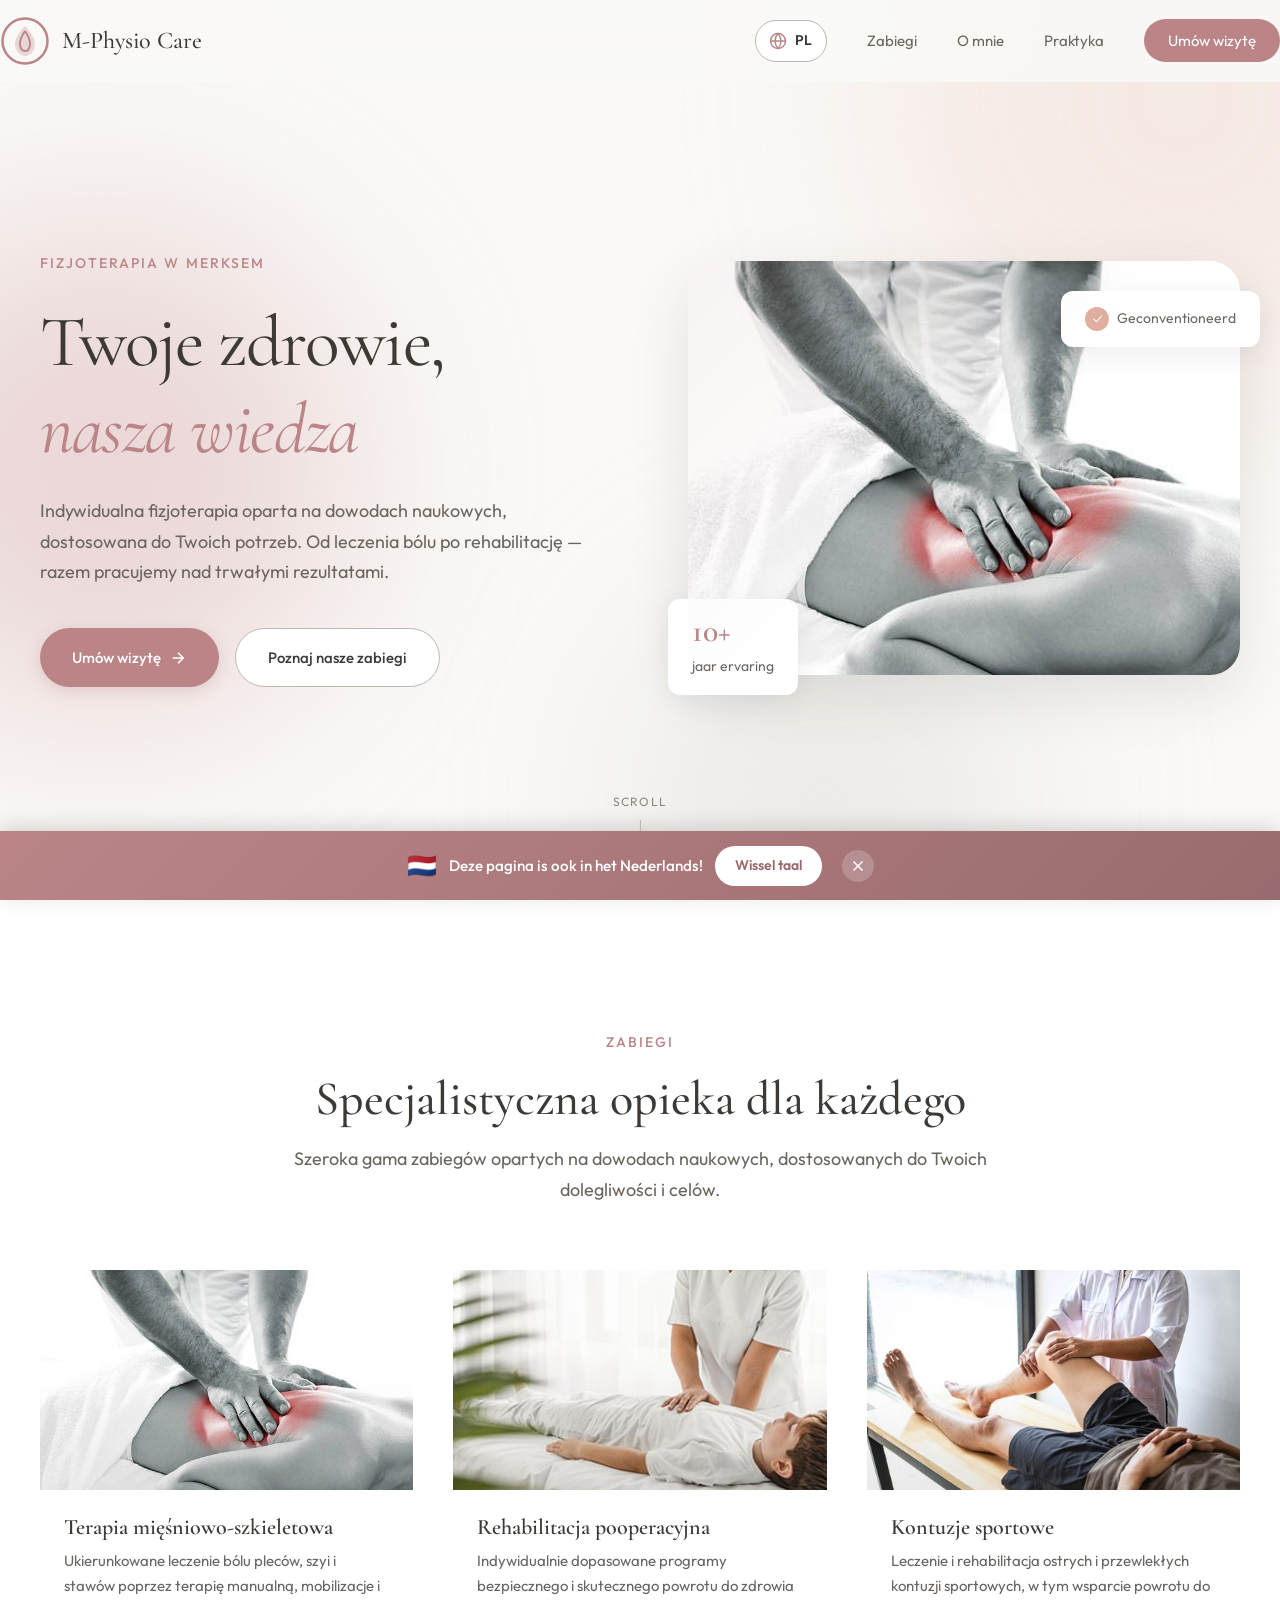
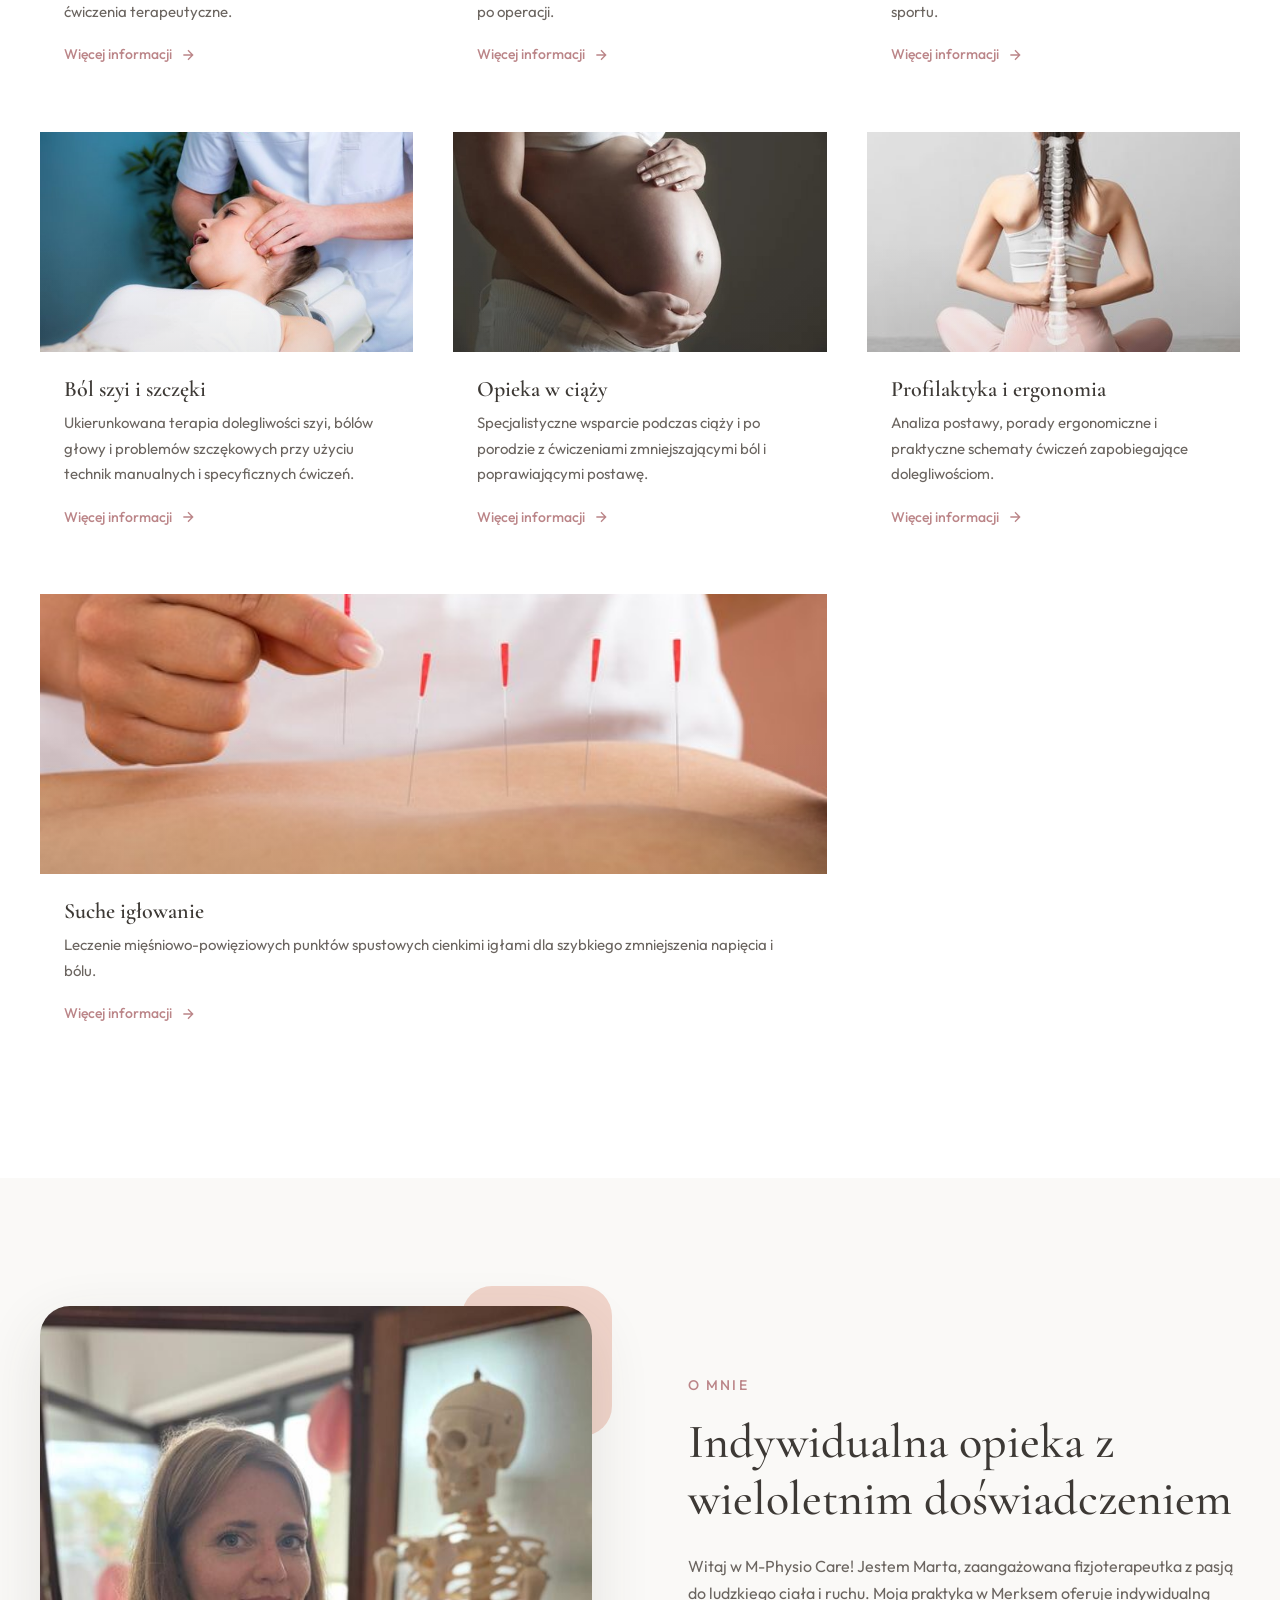
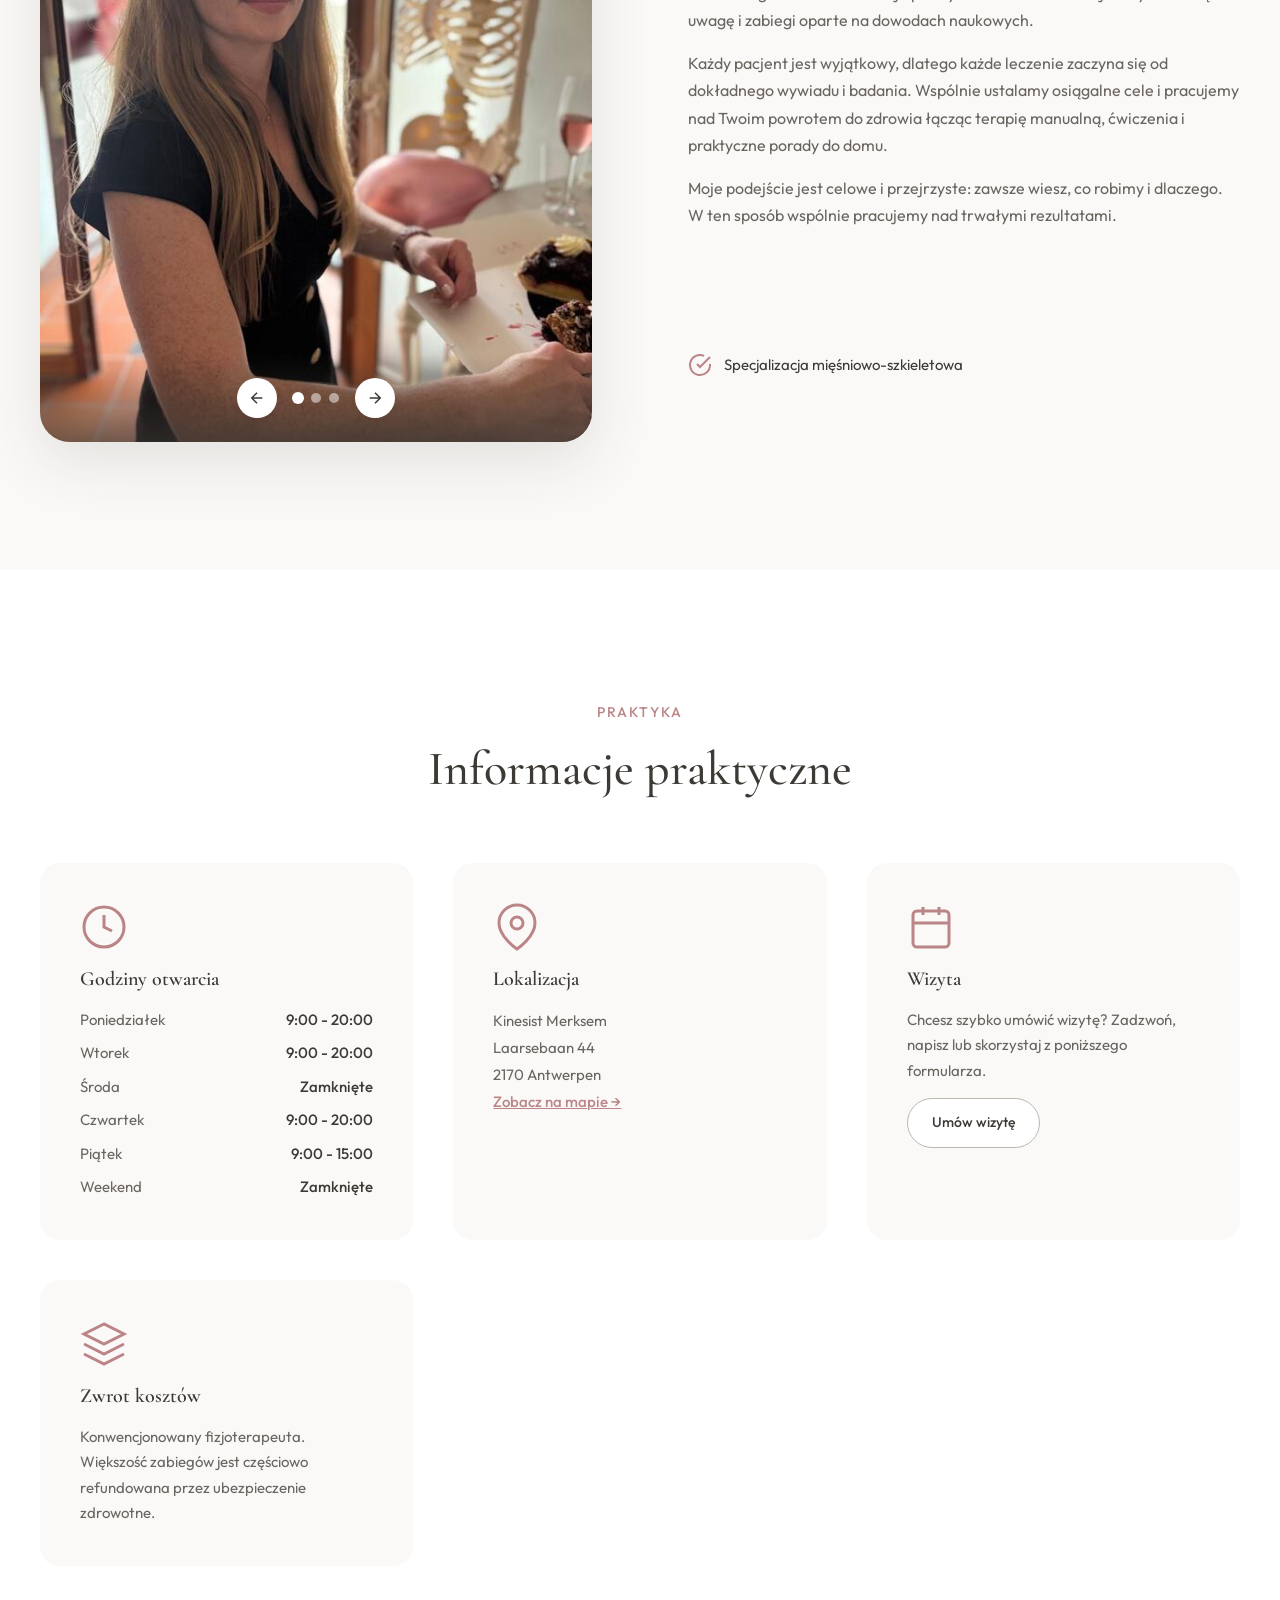
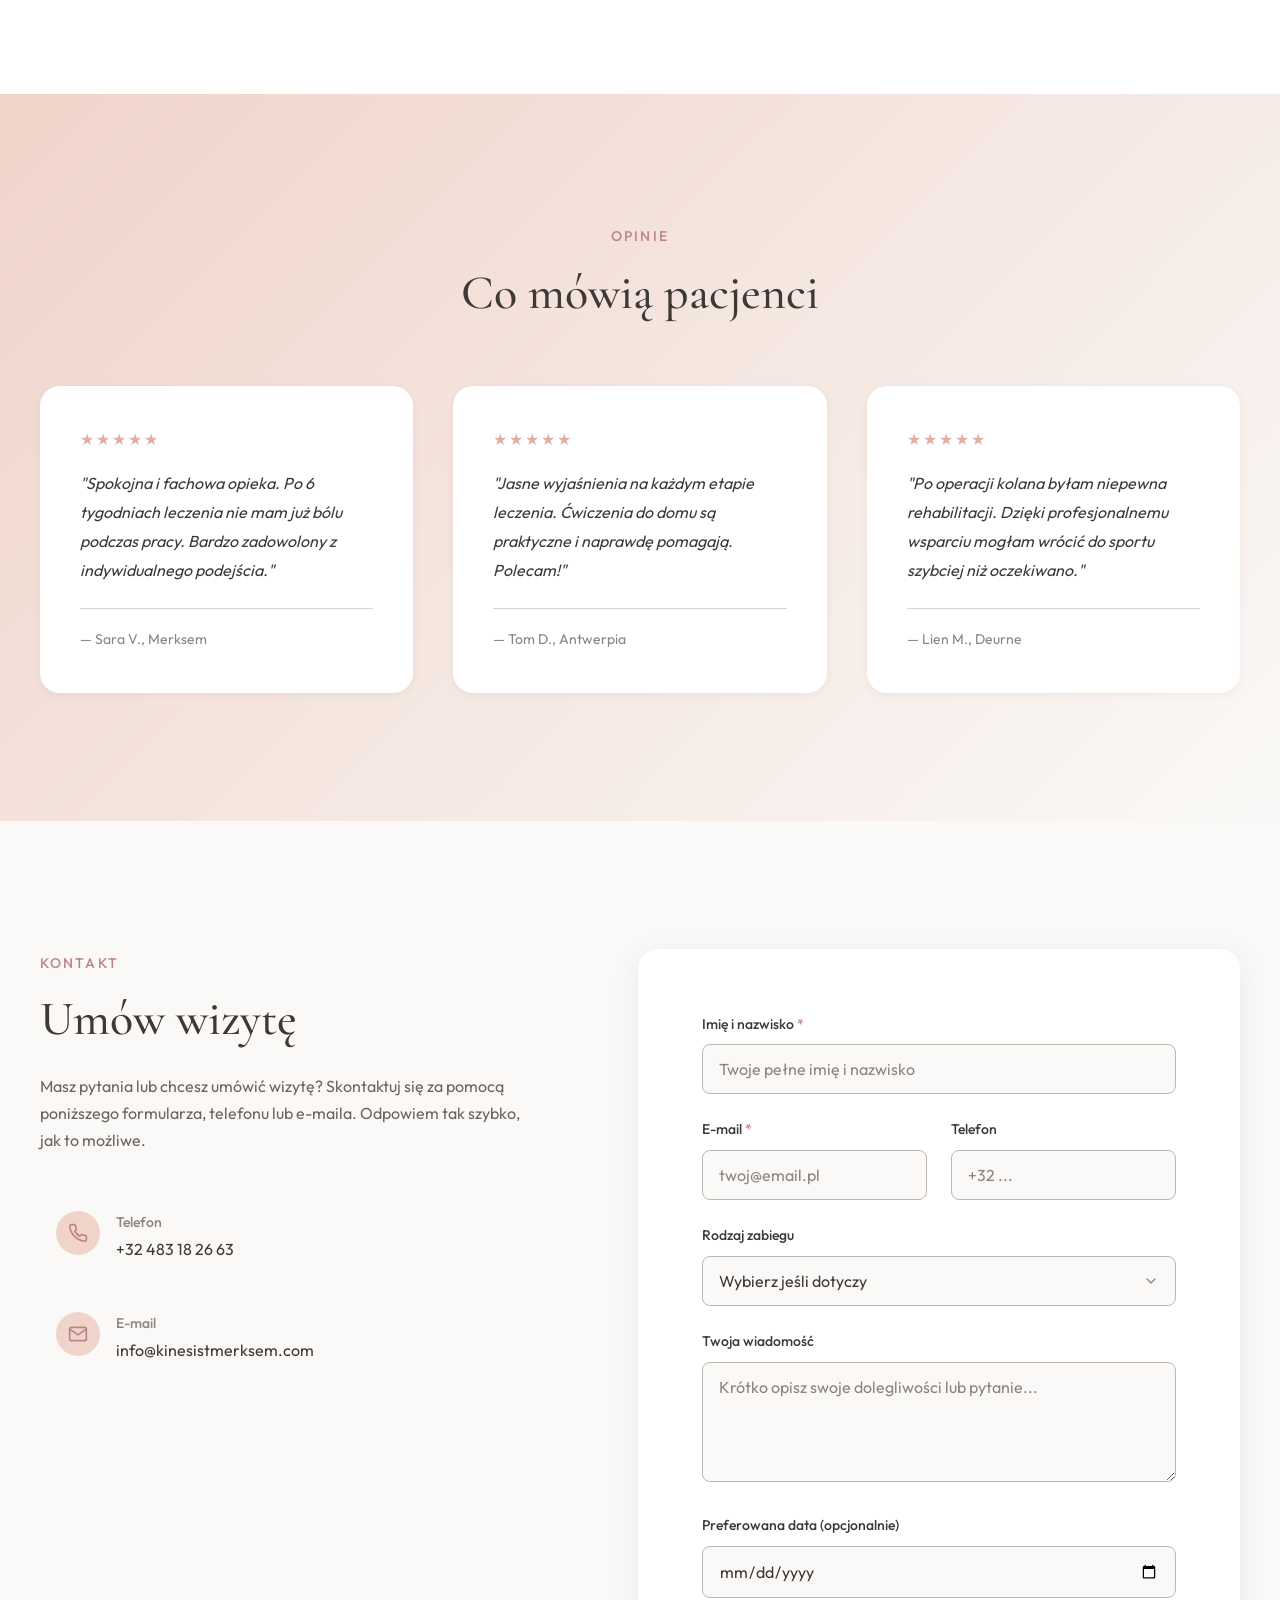
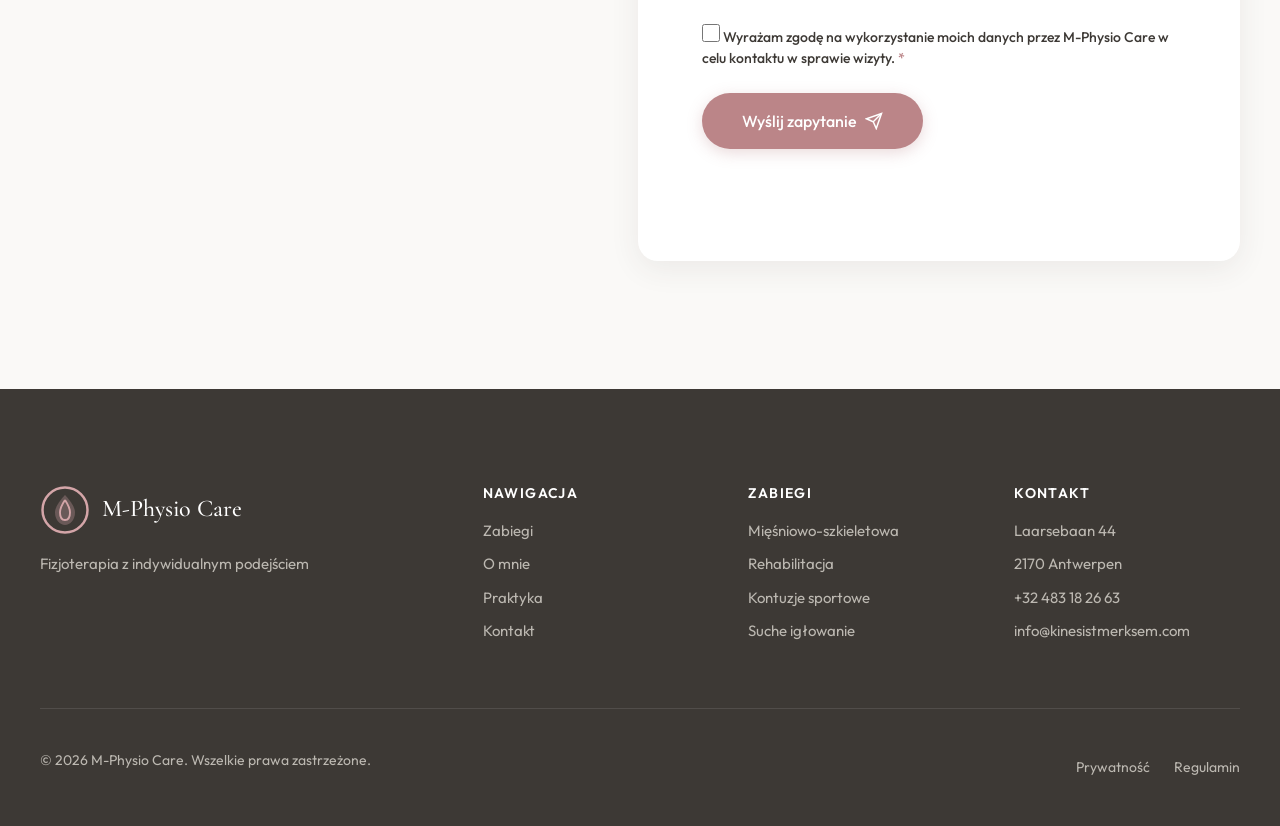
<file: pl/index.html>
<!DOCTYPE html>
<html lang="pl">
<head>
    <meta charset="UTF-8">
    <meta name="viewport" content="width=device-width, initial-scale=1.0">
    <meta name="description" content="M-Physio Care — Fizjoterapia w Merksem (Antwerpia). Leczenie bólu, rehabilitacja, kontuzje sportowe i opieka w ciąży. Fizjoterapeutka mówiąca po polsku.">
    <meta name="keywords" content="fizjoterapia, fizjoterapeuta po polsku, Antwerpia, Merksem, rehabilitacja, kontuzje sportowe, suche igłowanie, ból pleców">
    <meta name="author" content="M-Physio Care">
    
    <!-- Open Graph -->
    <meta property="og:title" content="M-Physio Care | Fizjoterapia Merksem">
    <meta property="og:description" content="Indywidualna fizjoterapia w języku polskim w Antwerpii. Leczenie bólu, rehabilitacja i poprawa postawy.">
    <meta property="og:type" content="website">
    <meta property="og:url" content="https://kinesistmerksem.com/pl/">
    <link rel="canonical" href="https://kinesistmerksem.com/pl/">
    <link rel="alternate" hreflang="nl" href="https://kinesistmerksem.com/">
    <link rel="alternate" hreflang="pl" href="https://kinesistmerksem.com/pl/">
    <link rel="alternate" hreflang="x-default" href="https://kinesistmerksem.com/">
    
    <title>M-Physio Care | Fizjoterapia po polsku w Merksem (Antwerpia)</title>
    
    <!-- Preconnect for better performance -->
    <link rel="preconnect" href="https://fonts.googleapis.com">
    <link rel="preconnect" href="https://fonts.gstatic.com" crossorigin>
    
    <!-- Preload critical resources -->
    <link rel="preload" href="/css/styles.css" as="style">
    <link rel="preload" href="/img/logo.svg" as="image">
    
    <!-- Fonts - loaded with display=swap for better performance -->
    <link href="https://fonts.googleapis.com/css2?family=Cormorant+Garamond:ital,wght@0,400;0,500;0,600;1,400&family=Outfit:wght@300;400;500;600&display=swap" rel="stylesheet">
    
    <!-- Main stylesheet -->
    <link rel="stylesheet" href="/css/styles.css">
    
    <!-- Critical CSS for above-the-fold content (inline for faster rendering) -->
    <style>
        /* Critical inline CSS for faster first paint */
        body { font-family: 'Outfit', -apple-system, sans-serif; background-color: #FAF9F7; }
        .header { position: fixed; top: 0; left: 0; width: 100%; z-index: 1000; background: rgba(250, 249, 247, 0.85); }
        .logo { display: flex; align-items: center; gap: 0.75rem; }
        .logo-icon { width: 50px; height: 50px; }
        .hero { min-height: 100vh; padding-top: 100px; }
    </style>
</head>
<body>
    <!-- Decorative background elements -->
    <div class="bg-decoration">
        <div class="bg-circle bg-circle-1"></div>
        <div class="bg-circle bg-circle-2"></div>
        <div class="bg-circle bg-circle-3"></div>
    </div>

    <!-- Header -->
    <header class="header" id="header">
        <div class="container header-inner">
            <a href="/pl/" class="logo">
                <span class="logo-icon">
                    <svg viewBox="0 0 40 40" fill="none" xmlns="http://www.w3.org/2000/svg">
                        <circle cx="20" cy="20" r="18" stroke="currentColor" stroke-width="2"/>
                        <path d="M20 8 C20 8, 12 16, 12 22 C12 28, 16 32, 20 32 C24 32, 28 28, 28 22 C28 16, 20 8, 20 8 Z" fill="currentColor" opacity="0.3"/>
                        <path d="M20 12 Q16 18, 16 22 Q16 28, 20 28 Q24 28, 24 22 Q24 18, 20 12" stroke="currentColor" stroke-width="1.5" fill="none"/>
                    </svg>
                </span>
                <span class="logo-text">M-Physio Care</span>
            </a>
            
            <nav class="nav" id="nav">
                <ul class="nav-list">
                    <li>
                        <!-- Language Switcher -->
                        <div class="lang-switcher" id="langSwitcher">
                            <a href="/" class="lang-btn" title="Verander naar Nederlands">
                                <svg viewBox="0 0 24 24" fill="none" stroke="currentColor" stroke-width="2">
                                    <circle cx="12" cy="12" r="10"/>
                                    <line x1="2" y1="12" x2="22" y2="12"/>
                                    <path d="M12 2a15.3 15.3 0 0 1 4 10 15.3 15.3 0 0 1-4 10 15.3 15.3 0 0 1-4-10 15.3 15.3 0 0 1 4-10z"/>
                                </svg>
                                <span class="lang-text">PL</span>
                            </a>
                        </div>
                    </li>
                    <li><a href="#diensten" class="nav-link">Zabiegi</a></li>
                    <li><a href="#over" class="nav-link">O mnie</a></li>
                    <li><a href="#praktijk" class="nav-link">Praktyka</a></li>
                    <li><a href="#contact" class="nav-link nav-cta">Umów wizytę</a></li>
                </ul>
            </nav>
            
            <button class="nav-toggle" id="navToggle" aria-label="Menu openen">
                <span></span>
                <span></span>
                <span></span>
            </button>
        </div>
    </header>

    <main>
        <!-- Language Detection Banner (voor Nederlandse gebruikers) -->
        <div class="lang-banner" id="langBanner">
            <div class="lang-banner-content">
                <span class="lang-banner-flag">🇳🇱</span>
                <span class="lang-banner-text">Deze pagina is ook in het Nederlands!</span>
                <a href="/" class="lang-banner-btn">Wissel taal</a>
                <button class="lang-banner-close" onclick="closeLangBanner()" aria-label="Sluiten">
                    <svg viewBox="0 0 24 24" fill="none" stroke="currentColor" stroke-width="2">
                        <line x1="18" y1="6" x2="6" y2="18"/>
                        <line x1="6" y1="6" x2="18" y2="18"/>
                    </svg>
                </button>
            </div>
        </div>

        <!-- Hero Section -->
        <section class="hero">
            <div class="container hero-container">
                <div class="hero-content">
                    <span class="hero-eyebrow">Fizjoterapia w Merksem</span>
                    <h1 class="hero-title">
                        <span>Twoje zdrowie,</span><br>
                        <span class="hero-title-accent">nasza wiedza</span>
                    </h1>
                    <p class="hero-text">
                        Indywidualna fizjoterapia oparta na dowodach naukowych, dostosowana do Twoich potrzeb. 
                        Od leczenia bólu po rehabilitację — razem pracujemy nad trwałymi rezultatami.
                    </p>
                    <div class="hero-actions">
                        <a href="#contact" class="btn btn-primary">
                            <span>Umów wizytę</span>
                            <svg viewBox="0 0 24 24" fill="none" stroke="currentColor" stroke-width="2">
                                <path d="M5 12h14M12 5l7 7-7 7"/>
                            </svg>
                        </a>
                        <a href="#diensten" class="btn btn-secondary">Poznaj nasze zabiegi</a>
                    </div>
                </div>
                
                <div class="hero-visual">
                    <div class="hero-image-wrapper">
                        <div class="hero-image-frame">
                            <img src="/img/musculo.png" alt="Kinesitherapie behandeling" class="hero-image">
                        </div>
                        <div class="hero-card hero-card-1">
                            <span class="hero-card-number">10+</span>
                            <span class="hero-card-text">jaar ervaring</span>
                        </div>
                        <div class="hero-card hero-card-2">
                            <span class="hero-card-icon">✓</span>
                            <span class="hero-card-text">Geconventioneerd</span>
                        </div>
                    </div>
                </div>
            </div>
            
            <div class="hero-scroll">
                <span>Scroll</span>
                <div class="hero-scroll-line"></div>
            </div>
        </section>

        <!-- Services Section -->
        <section class="services" id="diensten">
            <div class="container">
                <header class="section-header">
                    <span class="section-eyebrow">Zabiegi</span>
                    <h2 class="section-title">Specjalistyczna opieka dla każdego</h2>
                    <p class="section-subtitle">
                        Szeroka gama zabiegów opartych na dowodach naukowych, dostosowanych do Twoich dolegliwości i celów.
                    </p>
                </header>
                
                <div class="services-grid">
                    <article class="service-card">
                        <div class="service-image">
                            <img src="/img/musculo.png" alt="Terapia mięśniowo-szkieletowa" loading="lazy">
                            <div class="service-image-overlay"></div>
                        </div>
                        <div class="service-content">
                            <h3 class="service-title">Terapia mięśniowo-szkieletowa</h3>
                            <p class="service-text">Ukierunkowane leczenie bólu pleców, szyi i stawów poprzez terapię manualną, mobilizacje i ćwiczenia terapeutyczne.</p>
                            <span class="service-link">
                                <span>Więcej informacji</span>
                                <svg viewBox="0 0 24 24" fill="none" stroke="currentColor" stroke-width="2">
                                    <path d="M5 12h14M12 5l7 7-7 7"/>
                                </svg>
                            </span>
                        </div>
                    </article>

                    <article class="service-card">
                        <div class="service-image">
                            <img src="/img/revalidatie.png" alt="Rehabilitacja pooperacyjna" loading="lazy">
                            <div class="service-image-overlay"></div>
                        </div>
                        <div class="service-content">
                            <h3 class="service-title">Rehabilitacja pooperacyjna</h3>
                            <p class="service-text">Indywidualnie dopasowane programy bezpiecznego i skutecznego powrotu do zdrowia po operacji.</p>
                            <span class="service-link">
                                <span>Więcej informacji</span>
                                <svg viewBox="0 0 24 24" fill="none" stroke="currentColor" stroke-width="2">
                                    <path d="M5 12h14M12 5l7 7-7 7"/>
                                </svg>
                            </span>
                        </div>
                    </article>

                    <article class="service-card">
                        <div class="service-image">
                            <img src="/img/sportblessure.png" alt="Kontuzje sportowe" loading="lazy">
                            <div class="service-image-overlay"></div>
                        </div>
                        <div class="service-content">
                            <h3 class="service-title">Kontuzje sportowe</h3>
                            <p class="service-text">Leczenie i rehabilitacja ostrych i przewlekłych kontuzji sportowych, w tym wsparcie powrotu do sportu.</p>
                            <span class="service-link">
                                <span>Więcej informacji</span>
                                <svg viewBox="0 0 24 24" fill="none" stroke="currentColor" stroke-width="2">
                                    <path d="M5 12h14M12 5l7 7-7 7"/>
                                </svg>
                            </span>
                        </div>
                    </article>

                    <article class="service-card">
                        <div class="service-image">
                            <img src="/img/nekkaak.png" alt="Ból szyi i szczęki" loading="lazy">
                            <div class="service-image-overlay"></div>
                        </div>
                        <div class="service-content">
                            <h3 class="service-title">Ból szyi i szczęki</h3>
                            <p class="service-text">Ukierunkowana terapia dolegliwości szyi, bólów głowy i problemów szczękowych przy użyciu technik manualnych i specyficznych ćwiczeń.</p>
                            <span class="service-link">
                                <span>Więcej informacji</span>
                                <svg viewBox="0 0 24 24" fill="none" stroke="currentColor" stroke-width="2">
                                    <path d="M5 12h14M12 5l7 7-7 7"/>
                                </svg>
                            </span>
                        </div>
                    </article>

                    <article class="service-card">
                        <div class="service-image">
                            <img src="/img/zwanger.png" alt="Opieka w ciąży" loading="lazy">
                            <div class="service-image-overlay"></div>
                        </div>
                        <div class="service-content">
                            <h3 class="service-title">Opieka w ciąży</h3>
                            <p class="service-text">Specjalistyczne wsparcie podczas ciąży i po porodzie z ćwiczeniami zmniejszającymi ból i poprawiającymi postawę.</p>
                            <span class="service-link">
                                <span>Więcej informacji</span>
                                <svg viewBox="0 0 24 24" fill="none" stroke="currentColor" stroke-width="2">
                                    <path d="M5 12h14M12 5l7 7-7 7"/>
                                </svg>
                            </span>
                        </div>
                    </article>

                    <article class="service-card">
                        <div class="service-image">
                            <img src="/img/houding.png" alt="Profilaktyka i porada posturalna" loading="lazy">
                            <div class="service-image-overlay"></div>
                        </div>
                        <div class="service-content">
                            <h3 class="service-title">Profilaktyka i ergonomia</h3>
                            <p class="service-text">Analiza postawy, porady ergonomiczne i praktyczne schematy ćwiczeń zapobiegające dolegliwościom.</p>
                            <span class="service-link">
                                <span>Więcej informacji</span>
                                <svg viewBox="0 0 24 24" fill="none" stroke="currentColor" stroke-width="2">
                                    <path d="M5 12h14M12 5l7 7-7 7"/>
                                </svg>
                            </span>
                        </div>
                    </article>

                    <article class="service-card service-card-highlight">
                        <div class="service-image">
                            <img src="/img/dryneedling.png" alt="Suche igłowanie" loading="lazy">
                            <div class="service-image-overlay"></div>
                        </div>
                        <div class="service-content">
                            <h3 class="service-title">Suche igłowanie</h3>
                            <p class="service-text">Leczenie mięśniowo-powięziowych punktów spustowych cienkimi igłami dla szybkiego zmniejszenia napięcia i bólu.</p>
                            <span class="service-link">
                                <span>Więcej informacji</span>
                                <svg viewBox="0 0 24 24" fill="none" stroke="currentColor" stroke-width="2">
                                    <path d="M5 12h14M12 5l7 7-7 7"/>
                                </svg>
                            </span>
                        </div>
                    </article>
                </div>
            </div>
        </section>

        <!-- About Section -->
        <section class="about" id="over">
            <div class="container about-container">
                <div class="about-image-col">
                    <div class="about-image-wrapper">
                        <div class="about-slider" id="aboutSlider">
                            <div class="about-slider-track">
                                <div class="about-slide active">
                                    <img src="/img/over-1.jpg" alt="Marta in de praktijk met anatomisch skelet" class="about-image">
                                </div>
                                <div class="about-slide">
                                    <img src="/img/over-2.jpg" alt="M-Physio Care praktijk in Merksem" class="about-image">
                                </div>
                                <div class="about-slide">
                                    <img src="/img/over-3.jpg" alt="Marta - Kinesitherapeut" class="about-image">
                                </div>
                            </div>
                            <div class="about-slider-nav">
                                <button class="slider-btn slider-btn-prev" aria-label="Vorige foto">
                                    <svg viewBox="0 0 24 24" fill="none" stroke="currentColor" stroke-width="2">
                                        <path d="M19 12H5M12 19l-7-7 7-7"/>
                                    </svg>
                                </button>
                                <div class="slider-dots">
                                    <button class="slider-dot active" data-slide="0" aria-label="Foto 1"></button>
                                    <button class="slider-dot" data-slide="1" aria-label="Foto 2"></button>
                                    <button class="slider-dot" data-slide="2" aria-label="Foto 3"></button>
                                </div>
                                <button class="slider-btn slider-btn-next" aria-label="Volgende foto">
                                    <svg viewBox="0 0 24 24" fill="none" stroke="currentColor" stroke-width="2">
                                        <path d="M5 12h14M12 5l7 7-7 7"/>
                                    </svg>
                                </button>
                            </div>
                        </div>
                        <div class="about-accent"></div>
                    </div>
                </div>
                
                <div class="about-content">
                    <span class="section-eyebrow">O mnie</span>
                    <h2 class="section-title">Indywidualna opieka z wieloletnim doświadczeniem</h2>
                    
                    <div class="about-text">
                        <p>
                            Witaj w M-Physio Care! Jestem Marta, zaangażowana fizjoterapeutka z pasją do 
                            ludzkiego ciała i ruchu. Moja praktyka w Merksem oferuje indywidualną uwagę 
                            i zabiegi oparte na dowodach naukowych.
                        </p>
                        <p>
                            Każdy pacjent jest wyjątkowy, dlatego każde leczenie zaczyna się od dokładnego 
                            wywiadu i badania. Wspólnie ustalamy osiągalne cele i pracujemy nad Twoim 
                            powrotem do zdrowia łącząc terapię manualną, ćwiczenia i praktyczne porady do domu.
                        </p>
                        <p>
                            Moje podejście jest celowe i przejrzyste: zawsze wiesz, co robimy i dlaczego. 
                            W ten sposób wspólnie pracujemy nad trwałymi rezultatami.
                        </p>
                    </div>
                    
                    <div class="about-credentials">
                        <div class="credential">
                            <span class="credential-icon">
                                <svg viewBox="0 0 24 24" fill="none" stroke="currentColor" stroke-width="2">
                                    <path d="M22 11.08V12a10 10 0 1 1-5.93-9.14"/>
                                    <polyline points="22 4 12 14.01 9 11.01"/>
                                </svg>
                            </span>
                            <span class="credential-text">Magister Fizjoterapii</span>
                        </div>
                        <div class="credential">
                            <span class="credential-icon">
                                <svg viewBox="0 0 24 24" fill="none" stroke="currentColor" stroke-width="2">
                                    <path d="M22 11.08V12a10 10 0 1 1-5.93-9.14"/>
                                    <polyline points="22 4 12 14.01 9 11.01"/>
                                </svg>
                            </span>
                            <span class="credential-text">Zarejestrowany i konwencjonowany</span>
                        </div>
                        <div class="credential">
                            <span class="credential-icon">
                                <svg viewBox="0 0 24 24" fill="none" stroke="currentColor" stroke-width="2">
                                    <path d="M22 11.08V12a10 10 0 1 1-5.93-9.14"/>
                                    <polyline points="22 4 12 14.01 9 11.01"/>
                                </svg>
                            </span>
                            <span class="credential-text">Specjalizacja mięśniowo-szkieletowa</span>
                        </div>
                    </div>
                </div>
            </div>
        </section>

        <!-- Practice Info Section -->
        <section class="practice" id="praktijk">
            <div class="container">
                <header class="section-header">
                    <span class="section-eyebrow">Praktyka</span>
                    <h2 class="section-title">Informacje praktyczne</h2>
                </header>
                
                <div class="practice-grid">
                    <div class="practice-card">
                        <div class="practice-icon">
                            <svg viewBox="0 0 24 24" fill="none" stroke="currentColor" stroke-width="1.5">
                                <circle cx="12" cy="12" r="10"/>
                                <path d="M12 6v6l4 2"/>
                            </svg>
                        </div>
                        <h3>Godziny otwarcia</h3>
                        <div class="practice-hours">
                            <div class="hours-row">
                                <span>Poniedziałek</span>
                                <span>9:00 - 20:00</span>
                            </div>
                            <div class="hours-row">
                                <span>Wtorek</span>
                                <span>9:00 - 20:00</span>
                            </div>
                            <div class="hours-row">
                                <span>Środa</span>
                                <span>Zamknięte</span>
                            </div>
                            <div class="hours-row">
                                <span>Czwartek</span>
                                <span>9:00 - 20:00</span>
                            </div>
                            <div class="hours-row">
                                <span>Piątek</span>
                                <span>9:00 - 15:00</span>
                            </div>
                            <div class="hours-row">
                                <span>Weekend</span>
                                <span>Zamknięte</span>
                            </div>
                        </div>
                    </div>
                    
                    <div class="practice-card">
                        <div class="practice-icon">
                            <svg viewBox="0 0 24 24" fill="none" stroke="currentColor" stroke-width="1.5">
                                <path d="M21 10c0 7-9 13-9 13s-9-6-9-13a9 9 0 0 1 18 0z"/>
                                <circle cx="12" cy="10" r="3"/>
                            </svg>
                        </div>
                        <h3>Lokalizacja</h3>
                        <p class="practice-address">
                            Kinesist Merksem<br>
                            Laarsebaan 44<br>
                            2170 Antwerpen<br>
                            <button class="practice-map-link" onclick="openMapModal()">Zobacz na mapie →</button>
                        </p>
                    </div>
                    
                    <div class="practice-card">
                        <div class="practice-icon">
                            <svg viewBox="0 0 24 24" fill="none" stroke="currentColor" stroke-width="1.5">
                                <rect x="3" y="4" width="18" height="18" rx="2" ry="2"/>
                                <line x1="16" y1="2" x2="16" y2="6"/>
                                <line x1="8" y1="2" x2="8" y2="6"/>
                                <line x1="3" y1="10" x2="21" y2="10"/>
                            </svg>
                        </div>
                        <h3>Wizyta</h3>
                        <p>Chcesz szybko umówić wizytę? Zadzwoń, napisz lub skorzystaj z poniższego formularza.</p>
                        <a href="#contact" class="btn btn-secondary btn-small">Umów wizytę</a>
                    </div>
                    
                    <div class="practice-card">
                        <div class="practice-icon">
                            <svg viewBox="0 0 24 24" fill="none" stroke="currentColor" stroke-width="1.5">
                                <path d="M12 2L2 7l10 5 10-5-10-5z"/>
                                <path d="M2 17l10 5 10-5"/>
                                <path d="M2 12l10 5 10-5"/>
                            </svg>
                        </div>
                        <h3>Zwrot kosztów</h3>
                        <p>Konwencjonowany fizjoterapeuta. Większość zabiegów jest częściowo refundowana przez ubezpieczenie zdrowotne.</p>
                    </div>
                </div>
            </div>
        </section>

        <!-- Testimonials Section -->
        <section class="testimonials">
            <div class="container">
                <header class="section-header">
                    <span class="section-eyebrow">Opinie</span>
                    <h2 class="section-title">Co mówią pacjenci</h2>
                </header>
                
                <div class="testimonials-grid">
                    <blockquote class="testimonial">
                        <div class="testimonial-content">
                            <div class="testimonial-stars">★★★★★</div>
                            <p>"Spokojna i fachowa opieka. Po 6 tygodniach leczenia nie mam już bólu podczas pracy. Bardzo zadowolony z indywidualnego podejścia."</p>
                        </div>
                        <footer class="testimonial-footer">
                            <cite>— Sara V., Merksem</cite>
                        </footer>
                    </blockquote>
                    
                    <blockquote class="testimonial">
                        <div class="testimonial-content">
                            <div class="testimonial-stars">★★★★★</div>
                            <p>"Jasne wyjaśnienia na każdym etapie leczenia. Ćwiczenia do domu są praktyczne i naprawdę pomagają. Polecam!"</p>
                        </div>
                        <footer class="testimonial-footer">
                            <cite>— Tom D., Antwerpia</cite>
                        </footer>
                    </blockquote>
                    
                    <blockquote class="testimonial">
                        <div class="testimonial-content">
                            <div class="testimonial-stars">★★★★★</div>
                            <p>"Po operacji kolana byłam niepewna rehabilitacji. Dzięki profesjonalnemu wsparciu mogłam wrócić do sportu szybciej niż oczekiwano."</p>
                        </div>
                        <footer class="testimonial-footer">
                            <cite>— Lien M., Deurne</cite>
                        </footer>
                    </blockquote>
                </div>
            </div>
        </section>

        <!-- Contact Section -->
        <section class="contact" id="contact">
            <div class="container contact-container">
                <div class="contact-info">
                    <span class="section-eyebrow">Kontakt</span>
                    <h2 class="section-title">Umów wizytę</h2>
                    <p class="contact-intro">
                        Masz pytania lub chcesz umówić wizytę? Skontaktuj się za pomocą poniższego 
                        formularza, telefonu lub e-maila. Odpowiem tak szybko, jak to możliwe.
                    </p>
                    
                    <div class="contact-methods">
                        <a href="tel:+32483182663" class="contact-method">
                            <span class="contact-method-icon">
                                <svg viewBox="0 0 24 24" fill="none" stroke="currentColor" stroke-width="2">
                                    <path d="M22 16.92v3a2 2 0 0 1-2.18 2 19.79 19.79 0 0 1-8.63-3.07 19.5 19.5 0 0 1-6-6 19.79 19.79 0 0 1-3.07-8.67A2 2 0 0 1 4.11 2h3a2 2 0 0 1 2 1.72 12.84 12.84 0 0 0 .7 2.81 2 2 0 0 1-.45 2.11L8.09 9.91a16 16 0 0 0 6 6l1.27-1.27a2 2 0 0 1 2.11-.45 12.84 12.84 0 0 0 2.81.7A2 2 0 0 1 22 16.92z"/>
                                </svg>
                            </span>
                            <span class="contact-method-text">
                                <strong>Telefon</strong>
                                +32 483 18 26 63
                            </span>
                        </a>
                        
                        <a href="mailto:info@kinesistmerksem.com" class="contact-method">
                            <span class="contact-method-icon">
                                <svg viewBox="0 0 24 24" fill="none" stroke="currentColor" stroke-width="2">
                                    <path d="M4 4h16c1.1 0 2 .9 2 2v12c0 1.1-.9 2-2 2H4c-1.1 0-2-.9-2-2V6c0-1.1.9-2 2-2z"/>
                                    <polyline points="22,6 12,13 2,6"/>
                                </svg>
                            </span>
                            <span class="contact-method-text">
                                <strong>E-mail</strong>
                                info@kinesistmerksem.com
                            </span>
                        </a>
                    </div>
                </div>
                
                <form class="contact-form" id="contactForm" action="/api/contact.php" method="POST">
                    <div class="form-group">
                        <label for="name">Imię i nazwisko <span class="required">*</span></label>
                        <input type="text" id="name" name="name" required placeholder="Twoje pełne imię i nazwisko">
                    </div>
                    
                    <div class="form-row-2">
                        <div class="form-group">
                            <label for="email">E-mail <span class="required">*</span></label>
                            <input type="email" id="email" name="email" required placeholder="twoj@email.pl">
                        </div>
                        <div class="form-group">
                            <label for="phone">Telefon</label>
                            <input type="tel" id="phone" name="phone" placeholder="+32 ...">
                        </div>
                    </div>
                    
                    <div class="form-group">
                        <label for="service">Rodzaj zabiegu</label>
                        <select id="service" name="service">
                            <option value="">Wybierz jeśli dotyczy</option>
                            <option value="musculoskeletaal">Terapia mięśniowo-szkieletowa</option>
                            <option value="revalidatie">Rehabilitacja pooperacyjna</option>
                            <option value="sport">Kontuzje sportowe</option>
                            <option value="nek-kaak">Ból szyi i szczęki</option>
                            <option value="zwangerschap">Opieka w ciąży</option>
                            <option value="preventie">Profilaktyka i ergonomia</option>
                            <option value="dryneedling">Suche igłowanie</option>
                            <option value="andere">Inne</option>
                        </select>
                    </div>
                    
                    <div class="form-group">
                        <label for="message">Twoja wiadomość</label>
                        <textarea id="message" name="message" rows="4" placeholder="Krótko opisz swoje dolegliwości lub pytanie..."></textarea>
                    </div>
                    
                    <div class="form-group">
                        <label for="date">Preferowana data (opcjonalnie)</label>
                        <input type="date" id="date" name="voorkeursdatum">
                    </div>

                    <!-- Toestemming (GDPR) -->
                    <div class="form-group form-consent">
                        <label class="consent-label">
                            <input type="checkbox" name="consent" value="1" required>
                            <span>Wyrażam zgodę na wykorzystanie moich danych przez M-Physio Care w celu kontaktu w sprawie wizyty. <span class="required">*</span></span>
                        </label>
                    </div>

                    <!-- Antispam: verborgen veld (mensen zien dit niet) -->
                    <div class="hp-field" aria-hidden="true">
                        <label for="website">Website</label>
                        <input type="text" id="website" name="website" tabindex="-1" autocomplete="off">
                    </div>
                    <input type="hidden" name="lang" value="pl">
                    <input type="hidden" name="ts" id="formTs" value="">
                    
                    <div class="form-actions">
                        <button type="submit" class="btn btn-primary btn-large">
                            <span>Wyślij zapytanie</span>
                            <svg viewBox="0 0 24 24" fill="none" stroke="currentColor" stroke-width="2">
                                <line x1="22" y1="2" x2="11" y2="13"/>
                                <polygon points="22 2 15 22 11 13 2 9 22 2"/>
                            </svg>
                        </button>
                    </div>
                    
                    <div class="form-message" id="formMessage" role="status" aria-live="polite"></div>
                </form>
            </div>
        </section>
    </main>

    <!-- Footer -->
    <footer class="footer">
        <div class="container">
            <div class="footer-main">
                <div class="footer-brand">
                    <a href="/pl/" class="logo">
                        <span class="logo-icon">
                            <svg viewBox="0 0 40 40" fill="none" xmlns="http://www.w3.org/2000/svg">
                                <circle cx="20" cy="20" r="18" stroke="currentColor" stroke-width="2"/>
                                <path d="M20 8 C20 8, 12 16, 12 22 C12 28, 16 32, 20 32 C24 32, 28 28, 28 22 C28 16, 20 8, 20 8 Z" fill="currentColor" opacity="0.3"/>
                                <path d="M20 12 Q16 18, 16 22 Q16 28, 20 28 Q24 28, 24 22 Q24 18, 20 12" stroke="currentColor" stroke-width="1.5" fill="none"/>
                            </svg>
                        </span>
                        <span class="logo-text">M-Physio Care</span>
                    </a>
                    <p class="footer-tagline">Fizjoterapia z indywidualnym podejściem</p>
                </div>
                
                <nav class="footer-nav">
                    <div class="footer-nav-col">
                        <h4>Nawigacja</h4>
                        <ul>
                            <li><a href="#diensten">Zabiegi</a></li>
                            <li><a href="#over">O mnie</a></li>
                            <li><a href="#praktijk">Praktyka</a></li>
                            <li><a href="#contact">Kontakt</a></li>
                        </ul>
                    </div>
                    <div class="footer-nav-col">
                        <h4>Zabiegi</h4>
                        <ul>
                            <li><a href="#diensten">Mięśniowo-szkieletowa</a></li>
                            <li><a href="#diensten">Rehabilitacja</a></li>
                            <li><a href="#diensten">Kontuzje sportowe</a></li>
                            <li><a href="#diensten">Suche igłowanie</a></li>
                        </ul>
                    </div>
                    <div class="footer-nav-col">
                        <h4>Kontakt</h4>
                        <ul>
                            <li>Laarsebaan 44</li>
                            <li>2170 Antwerpen</li>
                            <li><a href="tel:+32483182663">+32 483 18 26 63</a></li>
                            <li><a href="mailto:info@kinesistmerksem.com">info@kinesistmerksem.com</a></li>
                        </ul>
                    </div>
                </nav>
            </div>
            
            <div class="footer-bottom">
                <p>&copy; <span id="year"></span> M-Physio Care. Wszelkie prawa zastrzeżone.</p>
                <div class="footer-links">
                    <a href="#">Prywatność</a>
                    <a href="#">Regulamin</a>
                </div>
            </div>
        </div>
    </footer>

    <!-- Floating CTA -->
    <button class="floating-cta" id="floatingCta" aria-label="Umów wizytę">
        <svg viewBox="0 0 24 24" fill="none" stroke="currentColor" stroke-width="2">
            <rect x="3" y="4" width="18" height="18" rx="2" ry="2"/>
            <line x1="16" y1="2" x2="16" y2="6"/>
            <line x1="8" y1="2" x2="8" y2="6"/>
            <line x1="3" y1="10" x2="21" y2="10"/>
        </svg>
        <span>Wizyta</span>
    </button>

    <!-- Map Modal -->
    <div class="map-modal" id="mapModal">
        <div class="map-modal-backdrop" onclick="closeMapModal()"></div>
        <div class="map-modal-content">
            <button class="map-modal-close" onclick="closeMapModal()" aria-label="Zamknij">
                <svg viewBox="0 0 24 24" fill="none" stroke="currentColor" stroke-width="2">
                    <line x1="18" y1="6" x2="6" y2="18"/>
                    <line x1="6" y1="6" x2="18" y2="18"/>
                </svg>
            </button>
            <h3>Otwórz za pomocą</h3>
            <p class="map-address">Laarsebaan 44, 2170 Antwerpen</p>
            <div class="map-options">
                <a href="https://www.google.com/maps/dir/?api=1&destination=Laarsebaan+44,+2170+Antwerpen,+Belgium" target="_blank" rel="noopener" class="map-option">
                    <span class="map-option-icon map-google">
                        <svg viewBox="0 0 24 24" fill="currentColor">
                            <path d="M12 2C8.13 2 5 5.13 5 9c0 5.25 7 13 7 13s7-7.75 7-13c0-3.87-3.13-7-7-7zm0 9.5c-1.38 0-2.5-1.12-2.5-2.5s1.12-2.5 2.5-2.5 2.5 1.12 2.5 2.5-1.12 2.5-2.5 2.5z"/>
                        </svg>
                    </span>
                    <span>Google Maps</span>
                </a>
                <a href="https://maps.apple.com/?daddr=Laarsebaan+44,+2170+Antwerpen,+Belgium" target="_blank" rel="noopener" class="map-option">
                    <span class="map-option-icon map-apple">
                        <svg viewBox="0 0 24 24" fill="currentColor">
                            <path d="M18.71 19.5c-.83 1.24-1.71 2.45-3.05 2.47-1.34.03-1.77-.79-3.29-.79-1.53 0-2 .77-3.27.82-1.31.05-2.3-1.32-3.14-2.53C4.25 17 2.94 12.45 4.7 9.39c.87-1.52 2.43-2.48 4.12-2.51 1.28-.02 2.5.87 3.29.87.78 0 2.26-1.07 3.81-.91.65.03 2.47.26 3.64 1.98-.09.06-2.17 1.28-2.15 3.81.03 3.02 2.65 4.03 2.68 4.04-.03.07-.42 1.44-1.38 2.83M13 3.5c.73-.83 1.94-1.46 2.94-1.5.13 1.17-.34 2.35-1.04 3.19-.69.85-1.83 1.51-2.95 1.42-.15-1.15.41-2.35 1.05-3.11z"/>
                        </svg>
                    </span>
                    <span>Apple Maps</span>
                </a>
                <a href="https://waze.com/ul?q=Laarsebaan+44,+2170+Antwerpen,+Belgium&navigate=yes" target="_blank" rel="noopener" class="map-option">
                    <span class="map-option-icon map-waze">
                        <svg viewBox="0 0 24 24" fill="currentColor">
                            <path d="M20.54 6.63c-1.21-3.87-5.26-5.54-9.54-4.54-3.77.88-6.58 4.29-6.96 8.16-.24 2.37.4 4.65 1.7 6.47-1.6.49-2.74 1.24-2.74 2.13 0 1.42 2.35 2.56 5.25 2.56 2.13 0 3.96-.63 4.78-1.53 2.4.07 4.53-.74 6.04-2.33 2.25-2.38 2.68-6.29 1.47-10.92zm-9.79 12.46c-.42 0-.76-.34-.76-.76s.34-.76.76-.76.76.34.76.76-.34.76-.76.76zm4.46-.76c0 .42-.34.76-.76.76s-.76-.34-.76-.76.34-.76.76-.76.76.34.76.76zm1.29-4.57c-.82.93-1.95 1.53-3.15 1.68-.23.03-.45-.12-.53-.34-.07-.22.02-.47.21-.59.93-.58 1.29-1.61.89-2.56-.41-.97-1.5-1.48-2.54-1.19-1.04.29-1.71 1.31-1.55 2.38.15 1-.39 1.94-1.29 2.25-.19.06-.39-.02-.49-.19-.1-.17-.08-.39.06-.53.73-.74.84-1.88.27-2.74-.58-.88-1.68-1.23-2.66-.85-.19.07-.41-.01-.51-.19-.1-.18-.06-.41.1-.54.96-.79 2.29-.88 3.36-.24 1.07.65 1.66 1.87 1.49 3.11-.14 1.02.58 1.95 1.59 2.04 1.01.1 1.92-.63 2.02-1.64.12-1.25.89-2.34 2.02-2.87 1.13-.53 2.44-.34 3.38.48.18.16.21.43.08.63-.14.2-.39.27-.6.17-.92-.42-2.01-.23-2.72.47z"/>
                        </svg>
                    </span>
                    <span>Waze</span>
                </a>
            </div>
        </div>
    </div>

    <script src="/js/main.js"></script>
</body>
</html>
</file>
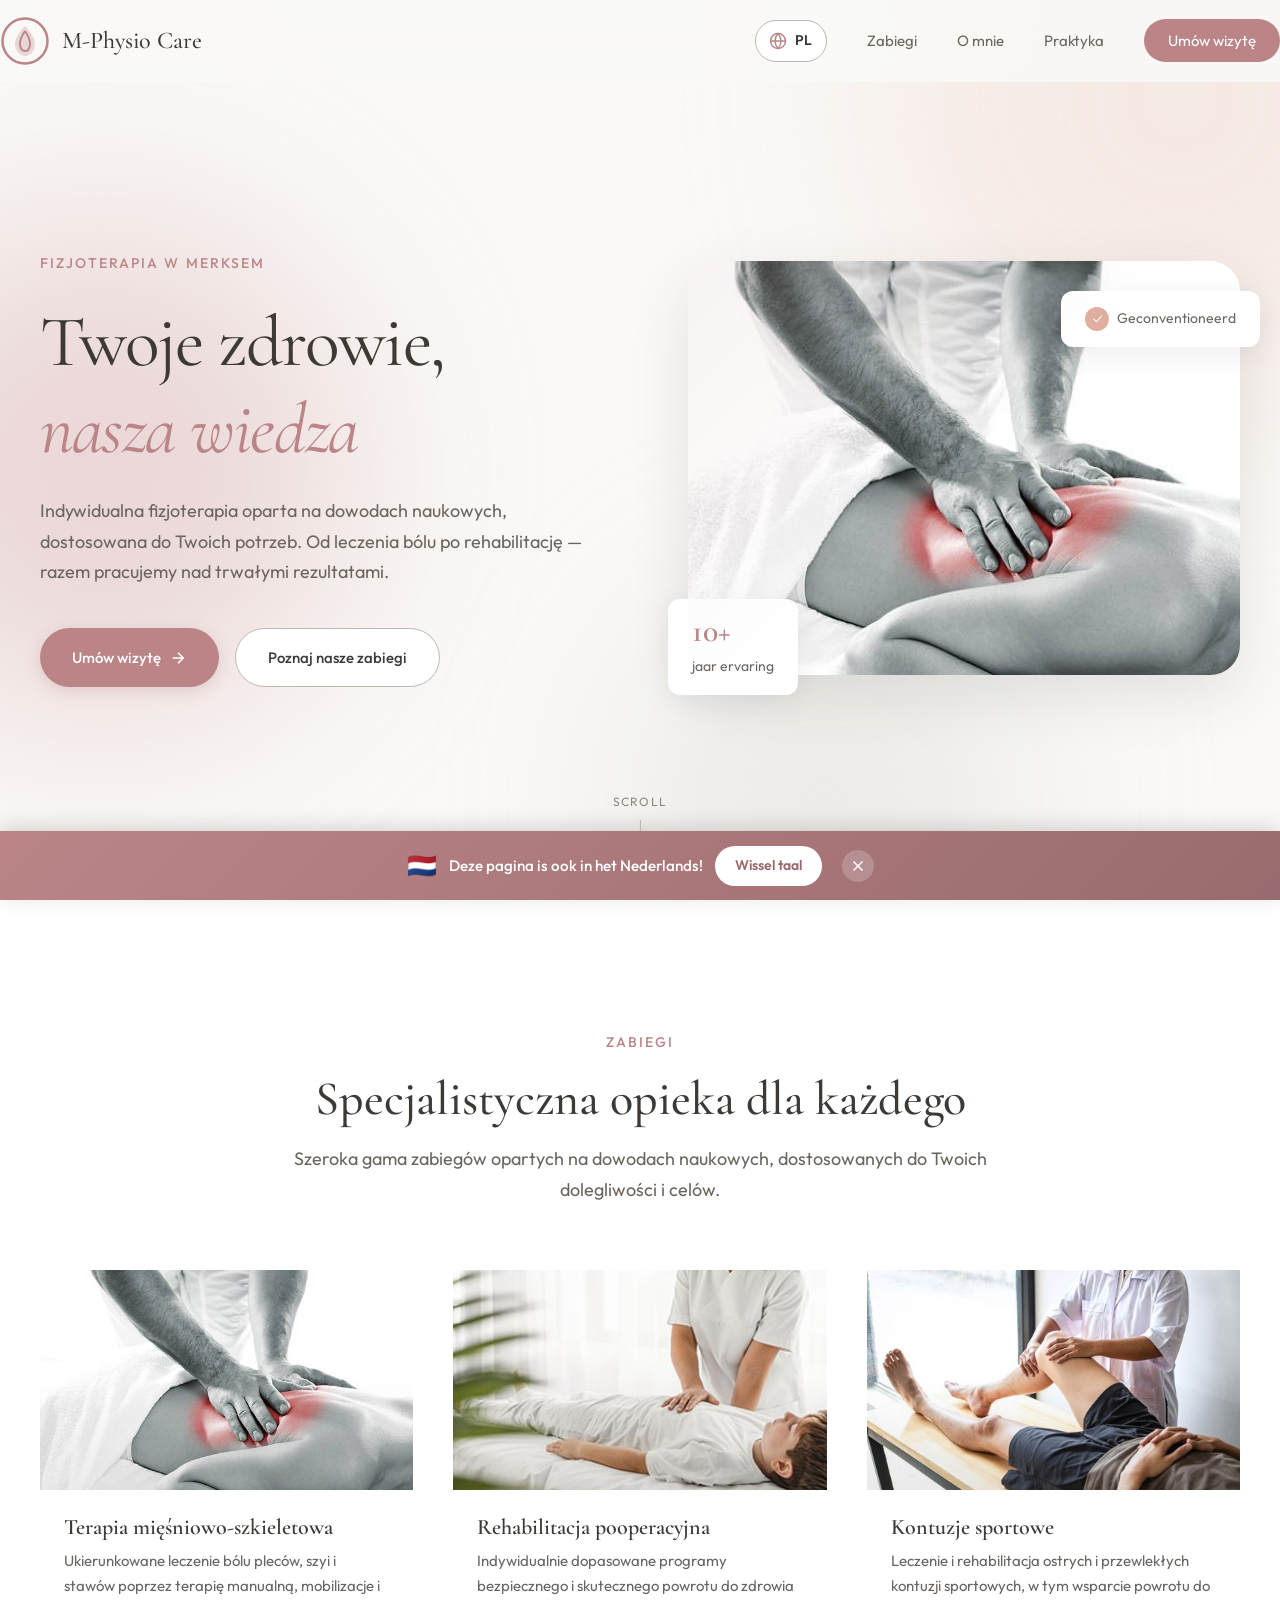
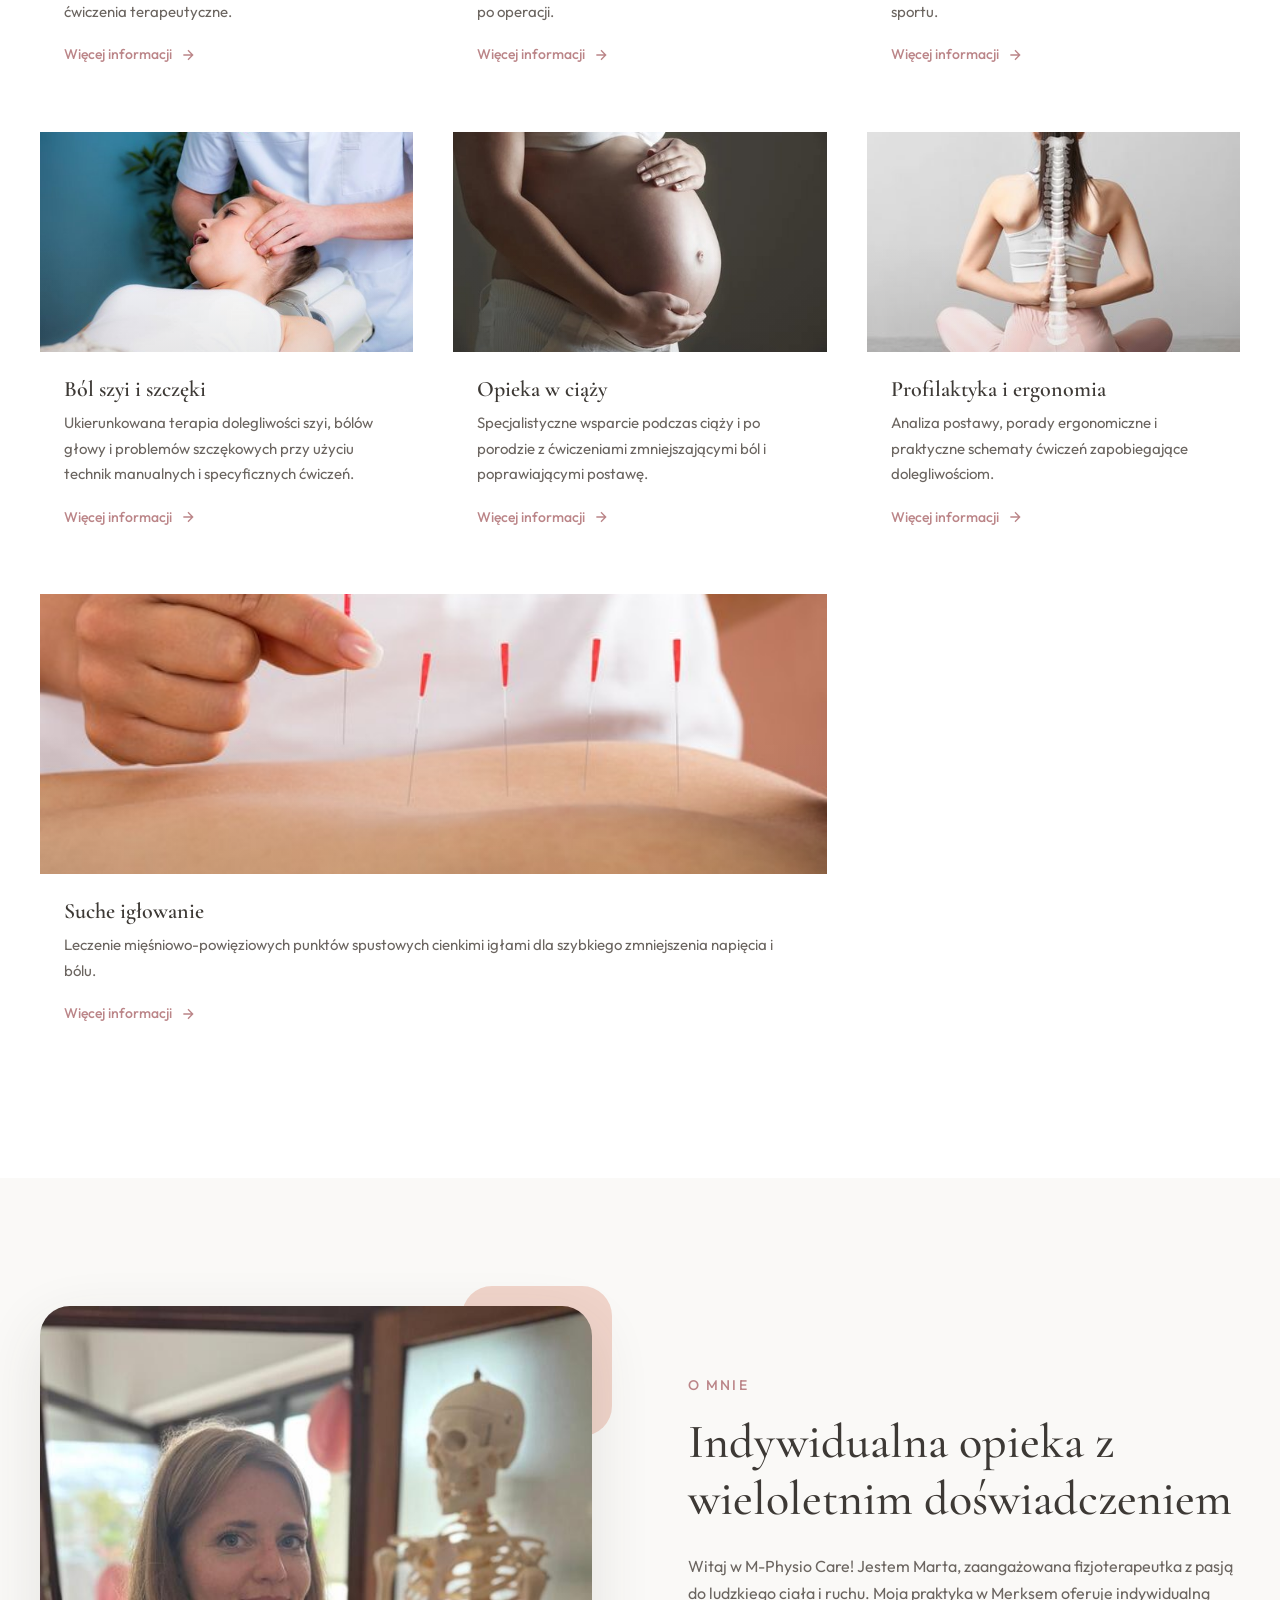
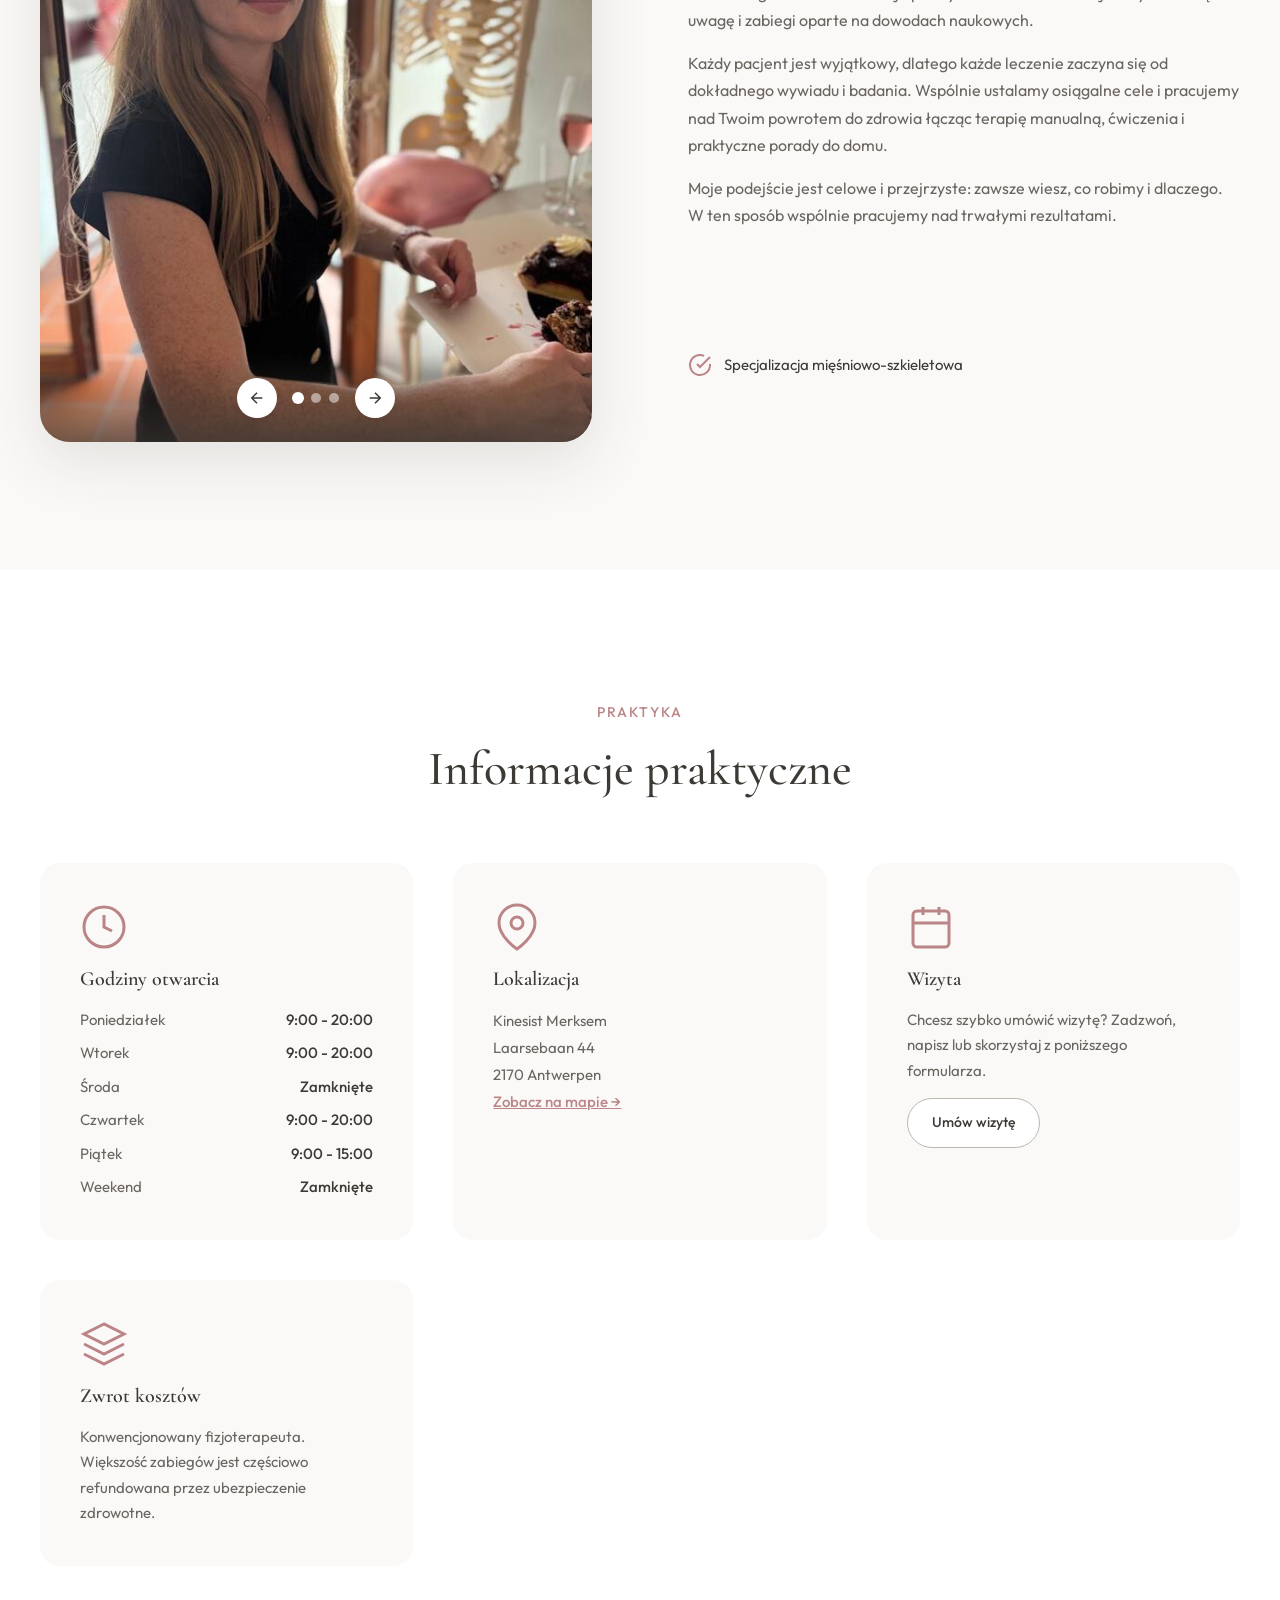
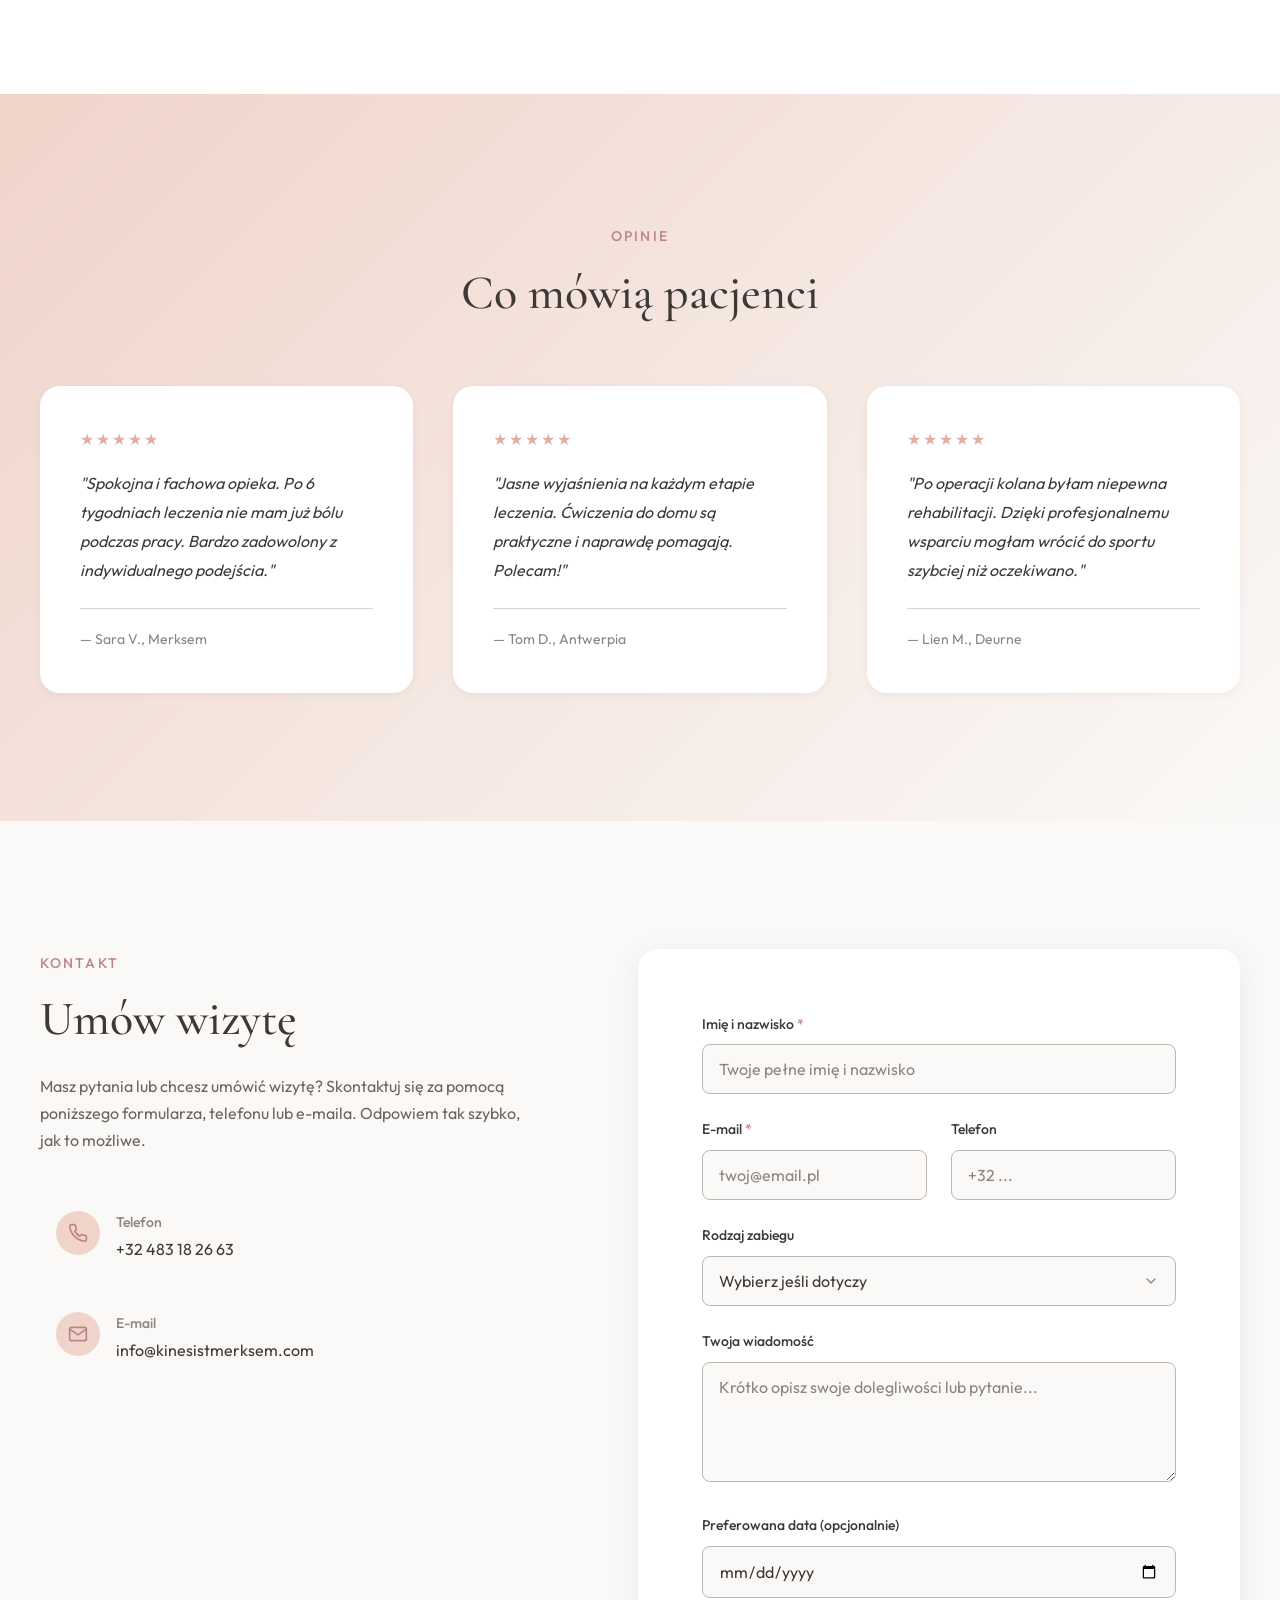
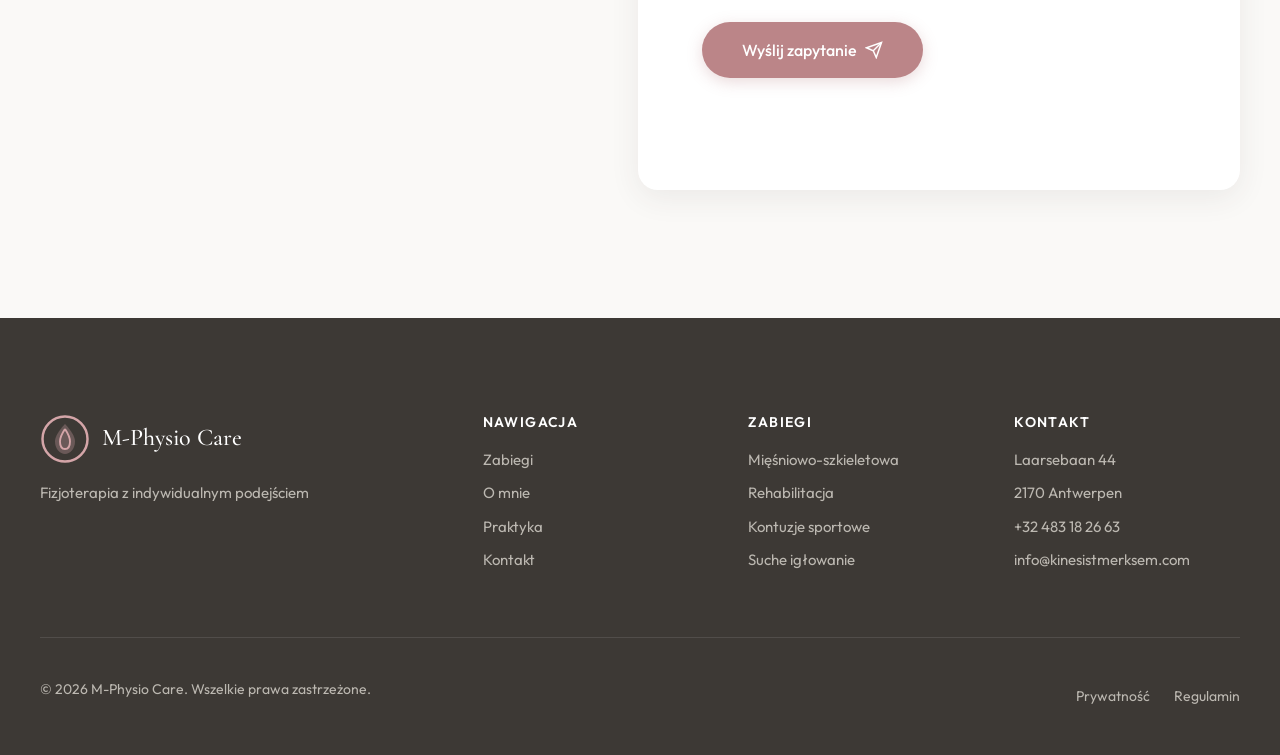
<file: index-pl.html>
<!DOCTYPE html>
<html lang="pl">
<head>
    <meta charset="UTF-8">
    <meta name="viewport" content="width=device-width, initial-scale=1.0">
    <meta name="description" content="M-Physio Care — Kinesitherapie in Merksem. Gespecialiseerde behandeling voor pijn, revalidatie, sportblessures en zwangerschapsbegeleiding. Persoonlijke aanpak met duurzaam resultaat.">
    <meta name="keywords" content="kinesitherapie, Merksem, fysiotherapie, revalidatie, sportblessures, dry needling, nekpijn, rugpijn">
    <meta name="author" content="M-Physio Care">
    
    <!-- Open Graph -->
    <meta property="og:title" content="M-Physio Care | Kinesitherapie Merksem">
    <meta property="og:description" content="Persoonlijke kinesitherapie met aandacht voor uw herstel. Evidence-based behandelingen voor pijn, revalidatie en houdingsoptimalisatie.">
    <meta property="og:type" content="website">
    <meta property="og:url" content="https://kinesistmerksem.com">
    
    <title>M-Physio Care | Kinesitherapie Merksem</title>
    
    <!-- Preconnect for better performance -->
    <link rel="preconnect" href="https://fonts.googleapis.com">
    <link rel="preconnect" href="https://fonts.gstatic.com" crossorigin>
    
    <!-- Preload critical resources -->
    <link rel="preload" href="css/styles.css" as="style">
    <link rel="preload" href="img/logo.svg" as="image">
    
    <!-- Fonts - loaded with display=swap for better performance -->
    <link href="https://fonts.googleapis.com/css2?family=Cormorant+Garamond:ital,wght@0,400;0,500;0,600;1,400&family=Outfit:wght@300;400;500;600&display=swap" rel="stylesheet">
    
    <!-- Main stylesheet -->
    <link rel="stylesheet" href="css/styles.css">
    
    <!-- Critical CSS for above-the-fold content (inline for faster rendering) -->
    <style>
        /* Critical inline CSS for faster first paint */
        body { font-family: 'Outfit', -apple-system, sans-serif; background-color: #FAF9F7; }
        .header { position: fixed; top: 0; left: 0; width: 100%; z-index: 1000; background: rgba(250, 249, 247, 0.85); }
        .logo { display: flex; align-items: center; gap: 0.75rem; }
        .logo-icon { width: 50px; height: 50px; }
        .hero { min-height: 100vh; padding-top: 100px; }
    </style>
</head>
<body>
    <!-- Decorative background elements -->
    <div class="bg-decoration">
        <div class="bg-circle bg-circle-1"></div>
        <div class="bg-circle bg-circle-2"></div>
        <div class="bg-circle bg-circle-3"></div>
    </div>

    <!-- Header -->
    <header class="header" id="header">
        <div class="container header-inner">
            <a href="#" class="logo">
                <span class="logo-icon">
                    <svg viewBox="0 0 40 40" fill="none" xmlns="http://www.w3.org/2000/svg">
                        <circle cx="20" cy="20" r="18" stroke="currentColor" stroke-width="2"/>
                        <path d="M20 8 C20 8, 12 16, 12 22 C12 28, 16 32, 20 32 C24 32, 28 28, 28 22 C28 16, 20 8, 20 8 Z" fill="currentColor" opacity="0.3"/>
                        <path d="M20 12 Q16 18, 16 22 Q16 28, 20 28 Q24 28, 24 22 Q24 18, 20 12" stroke="currentColor" stroke-width="1.5" fill="none"/>
                    </svg>
                </span>
                <span class="logo-text">M-Physio Care</span>
            </a>
            
            <nav class="nav" id="nav">
                <ul class="nav-list">
                    <li>
                        <!-- Language Switcher -->
                        <div class="lang-switcher" id="langSwitcher">
                            <a href="index.html" class="lang-btn" title="Verander naar Nederlands">
                                <svg viewBox="0 0 24 24" fill="none" stroke="currentColor" stroke-width="2">
                                    <circle cx="12" cy="12" r="10"/>
                                    <line x1="2" y1="12" x2="22" y2="12"/>
                                    <path d="M12 2a15.3 15.3 0 0 1 4 10 15.3 15.3 0 0 1-4 10 15.3 15.3 0 0 1-4-10 15.3 15.3 0 0 1 4-10z"/>
                                </svg>
                                <span class="lang-text">PL</span>
                            </a>
                        </div>
                    </li>
                    <li><a href="#diensten" class="nav-link">Zabiegi</a></li>
                    <li><a href="#over" class="nav-link">O mnie</a></li>
                    <li><a href="#praktijk" class="nav-link">Praktyka</a></li>
                    <li><a href="#contact" class="nav-link nav-cta">Umów wizytę</a></li>
                </ul>
            </nav>
            
            <button class="nav-toggle" id="navToggle" aria-label="Menu openen">
                <span></span>
                <span></span>
                <span></span>
            </button>
        </div>
    </header>

    <main>
        <!-- Language Detection Banner (voor Nederlandse gebruikers) -->
        <div class="lang-banner" id="langBanner">
            <div class="lang-banner-content">
                <span class="lang-banner-flag">🇳🇱</span>
                <span class="lang-banner-text">Deze pagina is ook in het Nederlands!</span>
                <a href="index.html" class="lang-banner-btn">Wissel taal</a>
                <button class="lang-banner-close" onclick="closeLangBanner()" aria-label="Sluiten">
                    <svg viewBox="0 0 24 24" fill="none" stroke="currentColor" stroke-width="2">
                        <line x1="18" y1="6" x2="6" y2="18"/>
                        <line x1="6" y1="6" x2="18" y2="18"/>
                    </svg>
                </button>
            </div>
        </div>

        <!-- Hero Section -->
        <section class="hero">
            <div class="container hero-container">
                <div class="hero-content">
                    <span class="hero-eyebrow">Fizjoterapia w Merksem</span>
                    <h1 class="hero-title">
                        <span>Twoje zdrowie,</span><br>
                        <span class="hero-title-accent">nasza wiedza</span>
                    </h1>
                    <p class="hero-text">
                        Indywidualna fizjoterapia oparta na dowodach naukowych, dostosowana do Twoich potrzeb. 
                        Od leczenia bólu po rehabilitację — razem pracujemy nad trwałymi rezultatami.
                    </p>
                    <div class="hero-actions">
                        <a href="#contact" class="btn btn-primary">
                            <span>Umów wizytę</span>
                            <svg viewBox="0 0 24 24" fill="none" stroke="currentColor" stroke-width="2">
                                <path d="M5 12h14M12 5l7 7-7 7"/>
                            </svg>
                        </a>
                        <a href="#diensten" class="btn btn-secondary">Poznaj nasze zabiegi</a>
                    </div>
                </div>
                
                <div class="hero-visual">
                    <div class="hero-image-wrapper">
                        <div class="hero-image-frame">
                            <img src="img/musculo.png" alt="Kinesitherapie behandeling" class="hero-image">
                        </div>
                        <div class="hero-card hero-card-1">
                            <span class="hero-card-number">10+</span>
                            <span class="hero-card-text">jaar ervaring</span>
                        </div>
                        <div class="hero-card hero-card-2">
                            <span class="hero-card-icon">✓</span>
                            <span class="hero-card-text">Geconventioneerd</span>
                        </div>
                    </div>
                </div>
            </div>
            
            <div class="hero-scroll">
                <span>Scroll</span>
                <div class="hero-scroll-line"></div>
            </div>
        </section>

        <!-- Services Section -->
        <section class="services" id="diensten">
            <div class="container">
                <header class="section-header">
                    <span class="section-eyebrow">Zabiegi</span>
                    <h2 class="section-title">Specjalistyczna opieka dla każdego</h2>
                    <p class="section-subtitle">
                        Szeroka gama zabiegów opartych na dowodach naukowych, dostosowanych do Twoich dolegliwości i celów.
                    </p>
                </header>
                
                <div class="services-grid">
                    <article class="service-card">
                        <div class="service-image">
                            <img src="img/musculo.png" alt="Terapia mięśniowo-szkieletowa" loading="lazy">
                            <div class="service-image-overlay"></div>
                        </div>
                        <div class="service-content">
                            <h3 class="service-title">Terapia mięśniowo-szkieletowa</h3>
                            <p class="service-text">Ukierunkowane leczenie bólu pleców, szyi i stawów poprzez terapię manualną, mobilizacje i ćwiczenia terapeutyczne.</p>
                            <span class="service-link">
                                <span>Więcej informacji</span>
                                <svg viewBox="0 0 24 24" fill="none" stroke="currentColor" stroke-width="2">
                                    <path d="M5 12h14M12 5l7 7-7 7"/>
                                </svg>
                            </span>
                        </div>
                    </article>

                    <article class="service-card">
                        <div class="service-image">
                            <img src="img/revalidatie.png" alt="Rehabilitacja pooperacyjna" loading="lazy">
                            <div class="service-image-overlay"></div>
                        </div>
                        <div class="service-content">
                            <h3 class="service-title">Rehabilitacja pooperacyjna</h3>
                            <p class="service-text">Indywidualnie dopasowane programy bezpiecznego i skutecznego powrotu do zdrowia po operacji.</p>
                            <span class="service-link">
                                <span>Więcej informacji</span>
                                <svg viewBox="0 0 24 24" fill="none" stroke="currentColor" stroke-width="2">
                                    <path d="M5 12h14M12 5l7 7-7 7"/>
                                </svg>
                            </span>
                        </div>
                    </article>

                    <article class="service-card">
                        <div class="service-image">
                            <img src="img/sportblessure.png" alt="Kontuzje sportowe" loading="lazy">
                            <div class="service-image-overlay"></div>
                        </div>
                        <div class="service-content">
                            <h3 class="service-title">Kontuzje sportowe</h3>
                            <p class="service-text">Leczenie i rehabilitacja ostrych i przewlekłych kontuzji sportowych, w tym wsparcie powrotu do sportu.</p>
                            <span class="service-link">
                                <span>Więcej informacji</span>
                                <svg viewBox="0 0 24 24" fill="none" stroke="currentColor" stroke-width="2">
                                    <path d="M5 12h14M12 5l7 7-7 7"/>
                                </svg>
                            </span>
                        </div>
                    </article>

                    <article class="service-card">
                        <div class="service-image">
                            <img src="img/nekkaak.png" alt="Ból szyi i szczęki" loading="lazy">
                            <div class="service-image-overlay"></div>
                        </div>
                        <div class="service-content">
                            <h3 class="service-title">Ból szyi i szczęki</h3>
                            <p class="service-text">Ukierunkowana terapia dolegliwości szyi, bólów głowy i problemów szczękowych przy użyciu technik manualnych i specyficznych ćwiczeń.</p>
                            <span class="service-link">
                                <span>Więcej informacji</span>
                                <svg viewBox="0 0 24 24" fill="none" stroke="currentColor" stroke-width="2">
                                    <path d="M5 12h14M12 5l7 7-7 7"/>
                                </svg>
                            </span>
                        </div>
                    </article>

                    <article class="service-card">
                        <div class="service-image">
                            <img src="img/zwanger.png" alt="Opieka w ciąży" loading="lazy">
                            <div class="service-image-overlay"></div>
                        </div>
                        <div class="service-content">
                            <h3 class="service-title">Opieka w ciąży</h3>
                            <p class="service-text">Specjalistyczne wsparcie podczas ciąży i po porodzie z ćwiczeniami zmniejszającymi ból i poprawiającymi postawę.</p>
                            <span class="service-link">
                                <span>Więcej informacji</span>
                                <svg viewBox="0 0 24 24" fill="none" stroke="currentColor" stroke-width="2">
                                    <path d="M5 12h14M12 5l7 7-7 7"/>
                                </svg>
                            </span>
                        </div>
                    </article>

                    <article class="service-card">
                        <div class="service-image">
                            <img src="img/houding.png" alt="Profilaktyka i porada posturalna" loading="lazy">
                            <div class="service-image-overlay"></div>
                        </div>
                        <div class="service-content">
                            <h3 class="service-title">Profilaktyka i ergonomia</h3>
                            <p class="service-text">Analiza postawy, porady ergonomiczne i praktyczne schematy ćwiczeń zapobiegające dolegliwościom.</p>
                            <span class="service-link">
                                <span>Więcej informacji</span>
                                <svg viewBox="0 0 24 24" fill="none" stroke="currentColor" stroke-width="2">
                                    <path d="M5 12h14M12 5l7 7-7 7"/>
                                </svg>
                            </span>
                        </div>
                    </article>

                    <article class="service-card service-card-highlight">
                        <div class="service-image">
                            <img src="img/dryneedling.png" alt="Suche igłowanie" loading="lazy">
                            <div class="service-image-overlay"></div>
                        </div>
                        <div class="service-content">
                            <h3 class="service-title">Suche igłowanie</h3>
                            <p class="service-text">Leczenie mięśniowo-powięziowych punktów spustowych cienkimi igłami dla szybkiego zmniejszenia napięcia i bólu.</p>
                            <span class="service-link">
                                <span>Więcej informacji</span>
                                <svg viewBox="0 0 24 24" fill="none" stroke="currentColor" stroke-width="2">
                                    <path d="M5 12h14M12 5l7 7-7 7"/>
                                </svg>
                            </span>
                        </div>
                    </article>
                </div>
            </div>
        </section>

        <!-- About Section -->
        <section class="about" id="over">
            <div class="container about-container">
                <div class="about-image-col">
                    <div class="about-image-wrapper">
                        <div class="about-slider" id="aboutSlider">
                            <div class="about-slider-track">
                                <div class="about-slide active">
                                    <img src="img/over-1.jpg" alt="Marta in de praktijk met anatomisch skelet" class="about-image">
                                </div>
                                <div class="about-slide">
                                    <img src="img/over-2.jpg" alt="M-Physio Care praktijk in Merksem" class="about-image">
                                </div>
                                <div class="about-slide">
                                    <img src="img/over-3.jpg" alt="Marta - Kinesitherapeut" class="about-image">
                                </div>
                            </div>
                            <div class="about-slider-nav">
                                <button class="slider-btn slider-btn-prev" aria-label="Vorige foto">
                                    <svg viewBox="0 0 24 24" fill="none" stroke="currentColor" stroke-width="2">
                                        <path d="M19 12H5M12 19l-7-7 7-7"/>
                                    </svg>
                                </button>
                                <div class="slider-dots">
                                    <button class="slider-dot active" data-slide="0" aria-label="Foto 1"></button>
                                    <button class="slider-dot" data-slide="1" aria-label="Foto 2"></button>
                                    <button class="slider-dot" data-slide="2" aria-label="Foto 3"></button>
                                </div>
                                <button class="slider-btn slider-btn-next" aria-label="Volgende foto">
                                    <svg viewBox="0 0 24 24" fill="none" stroke="currentColor" stroke-width="2">
                                        <path d="M5 12h14M12 5l7 7-7 7"/>
                                    </svg>
                                </button>
                            </div>
                        </div>
                        <div class="about-accent"></div>
                    </div>
                </div>
                
                <div class="about-content">
                    <span class="section-eyebrow">O mnie</span>
                    <h2 class="section-title">Indywidualna opieka z wieloletnim doświadczeniem</h2>
                    
                    <div class="about-text">
                        <p>
                            Witaj w M-Physio Care! Jestem Marta, zaangażowana fizjoterapeutka z pasją do 
                            ludzkiego ciała i ruchu. Moja praktyka w Merksem oferuje indywidualną uwagę 
                            i zabiegi oparte na dowodach naukowych.
                        </p>
                        <p>
                            Każdy pacjent jest wyjątkowy, dlatego każde leczenie zaczyna się od dokładnego 
                            wywiadu i badania. Wspólnie ustalamy osiągalne cele i pracujemy nad Twoim 
                            powrotem do zdrowia łącząc terapię manualną, ćwiczenia i praktyczne porady do domu.
                        </p>
                        <p>
                            Moje podejście jest celowe i przejrzyste: zawsze wiesz, co robimy i dlaczego. 
                            W ten sposób wspólnie pracujemy nad trwałymi rezultatami.
                        </p>
                    </div>
                    
                    <div class="about-credentials">
                        <div class="credential">
                            <span class="credential-icon">
                                <svg viewBox="0 0 24 24" fill="none" stroke="currentColor" stroke-width="2">
                                    <path d="M22 11.08V12a10 10 0 1 1-5.93-9.14"/>
                                    <polyline points="22 4 12 14.01 9 11.01"/>
                                </svg>
                            </span>
                            <span class="credential-text">Magister Fizjoterapii</span>
                        </div>
                        <div class="credential">
                            <span class="credential-icon">
                                <svg viewBox="0 0 24 24" fill="none" stroke="currentColor" stroke-width="2">
                                    <path d="M22 11.08V12a10 10 0 1 1-5.93-9.14"/>
                                    <polyline points="22 4 12 14.01 9 11.01"/>
                                </svg>
                            </span>
                            <span class="credential-text">Zarejestrowany i konwencjonowany</span>
                        </div>
                        <div class="credential">
                            <span class="credential-icon">
                                <svg viewBox="0 0 24 24" fill="none" stroke="currentColor" stroke-width="2">
                                    <path d="M22 11.08V12a10 10 0 1 1-5.93-9.14"/>
                                    <polyline points="22 4 12 14.01 9 11.01"/>
                                </svg>
                            </span>
                            <span class="credential-text">Specjalizacja mięśniowo-szkieletowa</span>
                        </div>
                    </div>
                </div>
            </div>
        </section>

        <!-- Practice Info Section -->
        <section class="practice" id="praktijk">
            <div class="container">
                <header class="section-header">
                    <span class="section-eyebrow">Praktyka</span>
                    <h2 class="section-title">Informacje praktyczne</h2>
                </header>
                
                <div class="practice-grid">
                    <div class="practice-card">
                        <div class="practice-icon">
                            <svg viewBox="0 0 24 24" fill="none" stroke="currentColor" stroke-width="1.5">
                                <circle cx="12" cy="12" r="10"/>
                                <path d="M12 6v6l4 2"/>
                            </svg>
                        </div>
                        <h3>Godziny otwarcia</h3>
                        <div class="practice-hours">
                            <div class="hours-row">
                                <span>Poniedziałek</span>
                                <span>9:00 - 20:00</span>
                            </div>
                            <div class="hours-row">
                                <span>Wtorek</span>
                                <span>9:00 - 20:00</span>
                            </div>
                            <div class="hours-row">
                                <span>Środa</span>
                                <span>Zamknięte</span>
                            </div>
                            <div class="hours-row">
                                <span>Czwartek</span>
                                <span>9:00 - 20:00</span>
                            </div>
                            <div class="hours-row">
                                <span>Piątek</span>
                                <span>9:00 - 15:00</span>
                            </div>
                            <div class="hours-row">
                                <span>Weekend</span>
                                <span>Zamknięte</span>
                            </div>
                        </div>
                    </div>
                    
                    <div class="practice-card">
                        <div class="practice-icon">
                            <svg viewBox="0 0 24 24" fill="none" stroke="currentColor" stroke-width="1.5">
                                <path d="M21 10c0 7-9 13-9 13s-9-6-9-13a9 9 0 0 1 18 0z"/>
                                <circle cx="12" cy="10" r="3"/>
                            </svg>
                        </div>
                        <h3>Lokalizacja</h3>
                        <p class="practice-address">
                            Kinesist Merksem<br>
                            Laarsebaan 44<br>
                            2170 Antwerpen<br>
                            <button class="practice-map-link" onclick="openMapModal()">Zobacz na mapie →</button>
                        </p>
                    </div>
                    
                    <div class="practice-card">
                        <div class="practice-icon">
                            <svg viewBox="0 0 24 24" fill="none" stroke="currentColor" stroke-width="1.5">
                                <rect x="3" y="4" width="18" height="18" rx="2" ry="2"/>
                                <line x1="16" y1="2" x2="16" y2="6"/>
                                <line x1="8" y1="2" x2="8" y2="6"/>
                                <line x1="3" y1="10" x2="21" y2="10"/>
                            </svg>
                        </div>
                        <h3>Wizyta</h3>
                        <p>Chcesz szybko umówić wizytę? Zadzwoń, napisz lub skorzystaj z poniższego formularza.</p>
                        <a href="#contact" class="btn btn-secondary btn-small">Umów wizytę</a>
                    </div>
                    
                    <div class="practice-card">
                        <div class="practice-icon">
                            <svg viewBox="0 0 24 24" fill="none" stroke="currentColor" stroke-width="1.5">
                                <path d="M12 2L2 7l10 5 10-5-10-5z"/>
                                <path d="M2 17l10 5 10-5"/>
                                <path d="M2 12l10 5 10-5"/>
                            </svg>
                        </div>
                        <h3>Zwrot kosztów</h3>
                        <p>Konwencjonowany fizjoterapeuta. Większość zabiegów jest częściowo refundowana przez ubezpieczenie zdrowotne.</p>
                    </div>
                </div>
            </div>
        </section>

        <!-- Testimonials Section -->
        <section class="testimonials">
            <div class="container">
                <header class="section-header">
                    <span class="section-eyebrow">Opinie</span>
                    <h2 class="section-title">Co mówią pacjenci</h2>
                </header>
                
                <div class="testimonials-grid">
                    <blockquote class="testimonial">
                        <div class="testimonial-content">
                            <div class="testimonial-stars">★★★★★</div>
                            <p>"Spokojna i fachowa opieka. Po 6 tygodniach leczenia nie mam już bólu podczas pracy. Bardzo zadowolony z indywidualnego podejścia."</p>
                        </div>
                        <footer class="testimonial-footer">
                            <cite>— Sara V., Merksem</cite>
                        </footer>
                    </blockquote>
                    
                    <blockquote class="testimonial">
                        <div class="testimonial-content">
                            <div class="testimonial-stars">★★★★★</div>
                            <p>"Jasne wyjaśnienia na każdym etapie leczenia. Ćwiczenia do domu są praktyczne i naprawdę pomagają. Polecam!"</p>
                        </div>
                        <footer class="testimonial-footer">
                            <cite>— Tom D., Antwerpia</cite>
                        </footer>
                    </blockquote>
                    
                    <blockquote class="testimonial">
                        <div class="testimonial-content">
                            <div class="testimonial-stars">★★★★★</div>
                            <p>"Po operacji kolana byłam niepewna rehabilitacji. Dzięki profesjonalnemu wsparciu mogłam wrócić do sportu szybciej niż oczekiwano."</p>
                        </div>
                        <footer class="testimonial-footer">
                            <cite>— Lien M., Deurne</cite>
                        </footer>
                    </blockquote>
                </div>
            </div>
        </section>

        <!-- Contact Section -->
        <section class="contact" id="contact">
            <div class="container contact-container">
                <div class="contact-info">
                    <span class="section-eyebrow">Kontakt</span>
                    <h2 class="section-title">Umów wizytę</h2>
                    <p class="contact-intro">
                        Masz pytania lub chcesz umówić wizytę? Skontaktuj się za pomocą poniższego 
                        formularza, telefonu lub e-maila. Odpowiem tak szybko, jak to możliwe.
                    </p>
                    
                    <div class="contact-methods">
                        <a href="tel:+32483182663" class="contact-method">
                            <span class="contact-method-icon">
                                <svg viewBox="0 0 24 24" fill="none" stroke="currentColor" stroke-width="2">
                                    <path d="M22 16.92v3a2 2 0 0 1-2.18 2 19.79 19.79 0 0 1-8.63-3.07 19.5 19.5 0 0 1-6-6 19.79 19.79 0 0 1-3.07-8.67A2 2 0 0 1 4.11 2h3a2 2 0 0 1 2 1.72 12.84 12.84 0 0 0 .7 2.81 2 2 0 0 1-.45 2.11L8.09 9.91a16 16 0 0 0 6 6l1.27-1.27a2 2 0 0 1 2.11-.45 12.84 12.84 0 0 0 2.81.7A2 2 0 0 1 22 16.92z"/>
                                </svg>
                            </span>
                            <span class="contact-method-text">
                                <strong>Telefon</strong>
                                +32 483 18 26 63
                            </span>
                        </a>
                        
                        <a href="mailto:info@kinesistmerksem.com" class="contact-method">
                            <span class="contact-method-icon">
                                <svg viewBox="0 0 24 24" fill="none" stroke="currentColor" stroke-width="2">
                                    <path d="M4 4h16c1.1 0 2 .9 2 2v12c0 1.1-.9 2-2 2H4c-1.1 0-2-.9-2-2V6c0-1.1.9-2 2-2z"/>
                                    <polyline points="22,6 12,13 2,6"/>
                                </svg>
                            </span>
                            <span class="contact-method-text">
                                <strong>E-mail</strong>
                                info@kinesistmerksem.com
                            </span>
                        </a>
                    </div>
                </div>
                
                <form class="contact-form" id="contactForm" action="https://formspree.io/f/info@kinesistmerksem.com" method="POST">
                    <div class="form-group">
                        <label for="name">Imię i nazwisko <span class="required">*</span></label>
                        <input type="text" id="name" name="name" required placeholder="Twoje pełne imię i nazwisko">
                    </div>
                    
                    <div class="form-row-2">
                        <div class="form-group">
                            <label for="email">E-mail <span class="required">*</span></label>
                            <input type="email" id="email" name="email" required placeholder="twoj@email.pl">
                        </div>
                        <div class="form-group">
                            <label for="phone">Telefon</label>
                            <input type="tel" id="phone" name="phone" placeholder="+32 ...">
                        </div>
                    </div>
                    
                    <div class="form-group">
                        <label for="service">Rodzaj zabiegu</label>
                        <select id="service" name="service">
                            <option value="">Wybierz jeśli dotyczy</option>
                            <option value="musculoskeletaal">Terapia mięśniowo-szkieletowa</option>
                            <option value="revalidatie">Rehabilitacja pooperacyjna</option>
                            <option value="sport">Kontuzje sportowe</option>
                            <option value="nek-kaak">Ból szyi i szczęki</option>
                            <option value="zwangerschap">Opieka w ciąży</option>
                            <option value="preventie">Profilaktyka i ergonomia</option>
                            <option value="dryneedling">Suche igłowanie</option>
                            <option value="andere">Inne</option>
                        </select>
                    </div>
                    
                    <div class="form-group">
                        <label for="message">Twoja wiadomość</label>
                        <textarea id="message" name="message" rows="4" placeholder="Krótko opisz swoje dolegliwości lub pytanie..."></textarea>
                    </div>
                    
                    <div class="form-group">
                        <label for="date">Preferowana data (opcjonalnie)</label>
                        <input type="date" id="date" name="voorkeursdatum">
                    </div>
                    
                    <!-- Hidden field for subject line in email -->
                    <input type="hidden" name="_subject" value="Nowe zapytanie o wizytę ze strony internetowej">
                    
                    <div class="form-actions">
                        <button type="submit" class="btn btn-primary btn-large">
                            <span>Wyślij zapytanie</span>
                            <svg viewBox="0 0 24 24" fill="none" stroke="currentColor" stroke-width="2">
                                <line x1="22" y1="2" x2="11" y2="13"/>
                                <polygon points="22 2 15 22 11 13 2 9 22 2"/>
                            </svg>
                        </button>
                    </div>
                    
                    <div class="form-message" id="formMessage" role="status" aria-live="polite"></div>
                </form>
            </div>
        </section>
    </main>

    <!-- Footer -->
    <footer class="footer">
        <div class="container">
            <div class="footer-main">
                <div class="footer-brand">
                    <a href="#" class="logo">
                        <span class="logo-icon">
                            <svg viewBox="0 0 40 40" fill="none" xmlns="http://www.w3.org/2000/svg">
                                <circle cx="20" cy="20" r="18" stroke="currentColor" stroke-width="2"/>
                                <path d="M20 8 C20 8, 12 16, 12 22 C12 28, 16 32, 20 32 C24 32, 28 28, 28 22 C28 16, 20 8, 20 8 Z" fill="currentColor" opacity="0.3"/>
                                <path d="M20 12 Q16 18, 16 22 Q16 28, 20 28 Q24 28, 24 22 Q24 18, 20 12" stroke="currentColor" stroke-width="1.5" fill="none"/>
                            </svg>
                        </span>
                        <span class="logo-text">M-Physio Care</span>
                    </a>
                    <p class="footer-tagline">Fizjoterapia z indywidualnym podejściem</p>
                </div>
                
                <nav class="footer-nav">
                    <div class="footer-nav-col">
                        <h4>Nawigacja</h4>
                        <ul>
                            <li><a href="#diensten">Zabiegi</a></li>
                            <li><a href="#over">O mnie</a></li>
                            <li><a href="#praktijk">Praktyka</a></li>
                            <li><a href="#contact">Kontakt</a></li>
                        </ul>
                    </div>
                    <div class="footer-nav-col">
                        <h4>Zabiegi</h4>
                        <ul>
                            <li><a href="#diensten">Mięśniowo-szkieletowa</a></li>
                            <li><a href="#diensten">Rehabilitacja</a></li>
                            <li><a href="#diensten">Kontuzje sportowe</a></li>
                            <li><a href="#diensten">Suche igłowanie</a></li>
                        </ul>
                    </div>
                    <div class="footer-nav-col">
                        <h4>Kontakt</h4>
                        <ul>
                            <li>Laarsebaan 44</li>
                            <li>2170 Antwerpen</li>
                            <li><a href="tel:+32483182663">+32 483 18 26 63</a></li>
                            <li><a href="mailto:info@kinesistmerksem.com">info@kinesistmerksem.com</a></li>
                        </ul>
                    </div>
                </nav>
            </div>
            
            <div class="footer-bottom">
                <p>&copy; <span id="year"></span> M-Physio Care. Wszelkie prawa zastrzeżone.</p>
                <div class="footer-links">
                    <a href="#">Prywatność</a>
                    <a href="#">Regulamin</a>
                </div>
            </div>
        </div>
    </footer>

    <!-- Floating CTA -->
    <button class="floating-cta" id="floatingCta" aria-label="Umów wizytę">
        <svg viewBox="0 0 24 24" fill="none" stroke="currentColor" stroke-width="2">
            <rect x="3" y="4" width="18" height="18" rx="2" ry="2"/>
            <line x1="16" y1="2" x2="16" y2="6"/>
            <line x1="8" y1="2" x2="8" y2="6"/>
            <line x1="3" y1="10" x2="21" y2="10"/>
        </svg>
        <span>Wizyta</span>
    </button>

    <!-- Map Modal -->
    <div class="map-modal" id="mapModal">
        <div class="map-modal-backdrop" onclick="closeMapModal()"></div>
        <div class="map-modal-content">
            <button class="map-modal-close" onclick="closeMapModal()" aria-label="Zamknij">
                <svg viewBox="0 0 24 24" fill="none" stroke="currentColor" stroke-width="2">
                    <line x1="18" y1="6" x2="6" y2="18"/>
                    <line x1="6" y1="6" x2="18" y2="18"/>
                </svg>
            </button>
            <h3>Otwórz za pomocą</h3>
            <p class="map-address">Laarsebaan 44, 2170 Antwerpen</p>
            <div class="map-options">
                <a href="https://www.google.com/maps/dir/?api=1&destination=Laarsebaan+44,+2170+Antwerpen,+Belgium" target="_blank" rel="noopener" class="map-option">
                    <span class="map-option-icon map-google">
                        <svg viewBox="0 0 24 24" fill="currentColor">
                            <path d="M12 2C8.13 2 5 5.13 5 9c0 5.25 7 13 7 13s7-7.75 7-13c0-3.87-3.13-7-7-7zm0 9.5c-1.38 0-2.5-1.12-2.5-2.5s1.12-2.5 2.5-2.5 2.5 1.12 2.5 2.5-1.12 2.5-2.5 2.5z"/>
                        </svg>
                    </span>
                    <span>Google Maps</span>
                </a>
                <a href="https://maps.apple.com/?daddr=Laarsebaan+44,+2170+Antwerpen,+Belgium" target="_blank" rel="noopener" class="map-option">
                    <span class="map-option-icon map-apple">
                        <svg viewBox="0 0 24 24" fill="currentColor">
                            <path d="M18.71 19.5c-.83 1.24-1.71 2.45-3.05 2.47-1.34.03-1.77-.79-3.29-.79-1.53 0-2 .77-3.27.82-1.31.05-2.3-1.32-3.14-2.53C4.25 17 2.94 12.45 4.7 9.39c.87-1.52 2.43-2.48 4.12-2.51 1.28-.02 2.5.87 3.29.87.78 0 2.26-1.07 3.81-.91.65.03 2.47.26 3.64 1.98-.09.06-2.17 1.28-2.15 3.81.03 3.02 2.65 4.03 2.68 4.04-.03.07-.42 1.44-1.38 2.83M13 3.5c.73-.83 1.94-1.46 2.94-1.5.13 1.17-.34 2.35-1.04 3.19-.69.85-1.83 1.51-2.95 1.42-.15-1.15.41-2.35 1.05-3.11z"/>
                        </svg>
                    </span>
                    <span>Apple Maps</span>
                </a>
                <a href="https://waze.com/ul?q=Laarsebaan+44,+2170+Antwerpen,+Belgium&navigate=yes" target="_blank" rel="noopener" class="map-option">
                    <span class="map-option-icon map-waze">
                        <svg viewBox="0 0 24 24" fill="currentColor">
                            <path d="M20.54 6.63c-1.21-3.87-5.26-5.54-9.54-4.54-3.77.88-6.58 4.29-6.96 8.16-.24 2.37.4 4.65 1.7 6.47-1.6.49-2.74 1.24-2.74 2.13 0 1.42 2.35 2.56 5.25 2.56 2.13 0 3.96-.63 4.78-1.53 2.4.07 4.53-.74 6.04-2.33 2.25-2.38 2.68-6.29 1.47-10.92zm-9.79 12.46c-.42 0-.76-.34-.76-.76s.34-.76.76-.76.76.34.76.76-.34.76-.76.76zm4.46-.76c0 .42-.34.76-.76.76s-.76-.34-.76-.76.34-.76.76-.76.76.34.76.76zm1.29-4.57c-.82.93-1.95 1.53-3.15 1.68-.23.03-.45-.12-.53-.34-.07-.22.02-.47.21-.59.93-.58 1.29-1.61.89-2.56-.41-.97-1.5-1.48-2.54-1.19-1.04.29-1.71 1.31-1.55 2.38.15 1-.39 1.94-1.29 2.25-.19.06-.39-.02-.49-.19-.1-.17-.08-.39.06-.53.73-.74.84-1.88.27-2.74-.58-.88-1.68-1.23-2.66-.85-.19.07-.41-.01-.51-.19-.1-.18-.06-.41.1-.54.96-.79 2.29-.88 3.36-.24 1.07.65 1.66 1.87 1.49 3.11-.14 1.02.58 1.95 1.59 2.04 1.01.1 1.92-.63 2.02-1.64.12-1.25.89-2.34 2.02-2.87 1.13-.53 2.44-.34 3.38.48.18.16.21.43.08.63-.14.2-.39.27-.6.17-.92-.42-2.01-.23-2.72.47z"/>
                        </svg>
                    </span>
                    <span>Waze</span>
                </a>
            </div>
        </div>
    </div>

    <script src="js/main.js"></script>
</body>
</html>
</file>
<file: css/styles.css>
/* ==========================================================================
   Mphysiocare — Kinesitherapie Merksem
   Custom CSS with warm, professional healthcare aesthetic
   ========================================================================== */

/* --------------------------------------------------------------------------
   CSS Custom Properties
   -------------------------------------------------------------------------- */
:root {
    /* Brand Colors */
    --color-primary: #BB8588;
    --color-primary-light: #d4a5a8;
    --color-primary-dark: #9a6b6e;
    --color-secondary: #E0AFA0;
    --color-secondary-light: #f0d4ca;
    --color-accent: #BCB8B1;
    --color-accent-light: #d8d5d0;
    --color-accent-dark: #9a968f;
    
    /* Neutrals */
    --color-white: #FFFFFF;
    --color-cream: #FAF9F7;
    --color-warm-gray: #F5F3F0;
    --color-text: #3D3935;
    --color-text-light: #6B6560;
    --color-text-muted: #8A857F;
    
    /* Typography */
    --font-display: 'Cormorant Garamond', Georgia, 'Times New Roman', serif;
    --font-body: 'Outfit', -apple-system, BlinkMacSystemFont, 'Segoe UI', sans-serif;
    
    /* Spacing */
    --space-xs: 0.5rem;
    --space-sm: 1rem;
    --space-md: 1.5rem;
    --space-lg: 2.5rem;
    --space-xl: 4rem;
    --space-2xl: 6rem;
    --space-3xl: 8rem;
    
    /* Layout */
    --container-max: 1280px;
    --container-narrow: 900px;
    
    /* Transitions */
    --transition-fast: 0.2s ease;
    --transition-base: 0.3s ease;
    --transition-slow: 0.5s ease;
    --transition-slower: 0.8s cubic-bezier(0.4, 0, 0.2, 1);
    
    /* Shadows */
    --shadow-sm: 0 2px 8px rgba(61, 57, 53, 0.06);
    --shadow-md: 0 8px 30px rgba(61, 57, 53, 0.08);
    --shadow-lg: 0 20px 60px rgba(61, 57, 53, 0.12);
    --shadow-glow: 0 0 40px rgba(187, 133, 136, 0.2);
    
    /* Border Radius */
    --radius-sm: 8px;
    --radius-md: 12px;
    --radius-lg: 20px;
    --radius-xl: 30px;
    --radius-full: 9999px;
}

/* --------------------------------------------------------------------------
   Reset & Base
   -------------------------------------------------------------------------- */
*,
*::before,
*::after {
    box-sizing: border-box;
    margin: 0;
    padding: 0;
}

html {
    scroll-behavior: smooth;
    -webkit-font-smoothing: antialiased;
    -moz-osx-font-smoothing: grayscale;
}

body {
    font-family: var(--font-body);
    font-size: 1rem;
    font-weight: 400;
    line-height: 1.7;
    color: var(--color-text);
    background-color: var(--color-cream);
    overflow-x: hidden;
}

img {
    max-width: 100%;
    height: auto;
    display: block;
}

a {
    color: inherit;
    text-decoration: none;
    transition: color var(--transition-fast);
}

button {
    font-family: inherit;
    cursor: pointer;
    border: none;
    background: none;
}

ul {
    list-style: none;
}

/* --------------------------------------------------------------------------
   Background Decorations
   -------------------------------------------------------------------------- */
.bg-decoration {
    position: fixed;
    top: 0;
    left: 0;
    width: 100%;
    height: 100%;
    pointer-events: none;
    z-index: -1;
    overflow: hidden;
}

.bg-circle {
    position: absolute;
    border-radius: 50%;
    filter: blur(100px);
    opacity: 0.4;
}

.bg-circle-1 {
    width: 600px;
    height: 600px;
    background: var(--color-secondary-light);
    top: -200px;
    right: -200px;
}

.bg-circle-2 {
    width: 500px;
    height: 500px;
    background: var(--color-primary-light);
    bottom: 20%;
    left: -150px;
}

.bg-circle-3 {
    width: 400px;
    height: 400px;
    background: var(--color-accent-light);
    bottom: -100px;
    right: 20%;
}

/* --------------------------------------------------------------------------
   Typography
   -------------------------------------------------------------------------- */
h1, h2, h3, h4, h5, h6 {
    font-family: var(--font-display);
    font-weight: 500;
    line-height: 1.2;
    color: var(--color-text);
}

h1 {
    font-size: clamp(2.5rem, 6vw, 4.5rem);
    font-weight: 400;
    letter-spacing: -0.02em;
}

h2 {
    font-size: clamp(2rem, 4vw, 3rem);
    font-weight: 500;
}

h3 {
    font-size: clamp(1.25rem, 2vw, 1.5rem);
    font-weight: 600;
}

h4 {
    font-size: 1.125rem;
    font-weight: 600;
}

p {
    margin-bottom: 1em;
}

p:last-child {
    margin-bottom: 0;
}

/* --------------------------------------------------------------------------
   Container
   -------------------------------------------------------------------------- */
.container {
    width: 100%;
    max-width: var(--container-max);
    margin: 0 auto;
    padding: 0 var(--space-md);
}

@media (min-width: 768px) {
    .container {
        padding: 0 var(--space-lg);
    }
}

/* --------------------------------------------------------------------------
   Section Styling
   -------------------------------------------------------------------------- */
.section-header {
    text-align: center;
    margin-bottom: var(--space-xl);
    max-width: 700px;
    margin-left: auto;
    margin-right: auto;
}

.section-eyebrow {
    display: inline-block;
    font-size: 0.875rem;
    font-weight: 500;
    text-transform: uppercase;
    letter-spacing: 0.15em;
    color: var(--color-primary);
    margin-bottom: var(--space-sm);
}

.section-title {
    margin-bottom: var(--space-sm);
}

.section-subtitle {
    font-size: 1.125rem;
    color: var(--color-text-light);
}

/* --------------------------------------------------------------------------
   Buttons
   -------------------------------------------------------------------------- */
.btn {
    display: inline-flex;
    align-items: center;
    justify-content: center;
    gap: 0.5rem;
    padding: 1rem 2rem;
    font-size: 0.9375rem;
    font-weight: 500;
    border-radius: var(--radius-full);
    transition: all var(--transition-base);
    white-space: nowrap;
}

.btn svg {
    width: 18px;
    height: 18px;
    transition: transform var(--transition-base);
}

.btn-primary {
    background: var(--color-primary);
    color: var(--color-white);
    box-shadow: 0 4px 15px rgba(187, 133, 136, 0.3);
}

.btn-primary:hover {
    background: var(--color-primary-dark);
    box-shadow: 0 6px 25px rgba(187, 133, 136, 0.4);
    transform: translateY(-2px);
}

.btn-primary:hover svg {
    transform: translateX(4px);
}

.btn-secondary {
    background: var(--color-white);
    color: var(--color-text);
    border: 1px solid var(--color-accent);
}

.btn-secondary:hover {
    background: var(--color-warm-gray);
    border-color: var(--color-accent-dark);
}

.btn-large {
    padding: 1.125rem 2.5rem;
    font-size: 1rem;
}

.btn-small {
    padding: 0.75rem 1.5rem;
    font-size: 0.875rem;
}

/* --------------------------------------------------------------------------
   Header
   -------------------------------------------------------------------------- */
.header {
    position: fixed;
    top: 0;
    left: 0;
    width: 100%;
    z-index: 1000;
    background: rgba(250, 249, 247, 0.85);
    backdrop-filter: blur(20px);
    -webkit-backdrop-filter: blur(20px);
    transition: all var(--transition-base);
}

.header.scrolled {
    box-shadow: var(--shadow-sm);
}

.header-inner {
    display: flex;
    align-items: center;
    justify-content: space-between;
    padding: var(--space-sm) 0;
    min-height: 70px;
}

/* Logo */
.logo {
    display: flex;
    align-items: center;
    gap: 0.75rem;
}

.logo-icon {
    width: 50px;
    height: 50px;
    color: var(--color-primary);
    display: flex;
    align-items: center;
    justify-content: center;
}

.logo-icon .logo-img {
    width: 100%;
    height: 100%;
    object-fit: contain;
}

.logo-text {
    font-family: var(--font-display);
    font-size: 1.5rem;
    font-weight: 500;
    color: var(--color-text);
}

/* Navigation */
.nav-list {
    display: flex;
    align-items: center;
    gap: var(--space-lg);
}

.nav-link {
    font-size: 0.9375rem;
    font-weight: 400;
    color: var(--color-text-light);
    transition: color var(--transition-fast);
    position: relative;
}

.nav-link::after {
    content: '';
    position: absolute;
    bottom: -4px;
    left: 0;
    width: 0;
    height: 2px;
    background: var(--color-primary);
    transition: width var(--transition-base);
}

.nav-link:hover {
    color: var(--color-text);
}

.nav-link:hover::after {
    width: 100%;
}

.nav-cta {
    background: var(--color-primary);
    color: var(--color-white) !important;
    padding: 0.75rem 1.5rem;
    border-radius: var(--radius-full);
}

.nav-cta::after {
    display: none;
}

.nav-cta:hover {
    background: var(--color-primary-dark);
    transform: translateY(-2px);
}

/* Mobile Navigation Toggle */
.nav-toggle {
    display: none;
    flex-direction: column;
    gap: 5px;
    width: 28px;
    padding: 4px 0;
}

.nav-toggle span {
    display: block;
    width: 100%;
    height: 2px;
    background: var(--color-text);
    transition: all var(--transition-base);
}

@media (max-width: 768px) {
    .nav {
        position: fixed;
        top: 70px;
        left: 0;
        width: 100%;
        background: var(--color-cream);
        padding: var(--space-lg);
        transform: translateY(-100%);
        opacity: 0;
        visibility: hidden;
        transition: all var(--transition-base);
        box-shadow: var(--shadow-md);
    }
    
    .nav.active {
        transform: translateY(0);
        opacity: 1;
        visibility: visible;
    }
    
    .nav-list {
        flex-direction: column;
        gap: var(--space-md);
    }
    
    .nav-toggle {
        display: flex;
    }
    
    .nav-toggle.active span:nth-child(1) {
        transform: rotate(45deg) translate(5px, 5px);
    }
    
    .nav-toggle.active span:nth-child(2) {
        opacity: 0;
    }
    
    .nav-toggle.active span:nth-child(3) {
        transform: rotate(-45deg) translate(5px, -5px);
    }
}

/* --------------------------------------------------------------------------
   Hero Section
   -------------------------------------------------------------------------- */
.hero {
    min-height: 100vh;
    display: flex;
    flex-direction: column;
    justify-content: center;
    padding: calc(70px + var(--space-xl)) 0 var(--space-xl);
    position: relative;
}

.hero-container {
    display: grid;
    grid-template-columns: 1fr;
    gap: var(--space-xl);
    align-items: center;
}

@media (min-width: 1024px) {
    .hero-container {
        grid-template-columns: 1fr 1fr;
        gap: var(--space-2xl);
    }
}

.hero-content {
    max-width: 600px;
}

.hero-eyebrow {
    display: inline-block;
    font-size: 0.875rem;
    font-weight: 500;
    text-transform: uppercase;
    letter-spacing: 0.15em;
    color: var(--color-primary);
    margin-bottom: var(--space-md);
    animation: fadeInUp 0.8s ease forwards;
}

.hero-title {
    margin-bottom: var(--space-md);
    animation: fadeInUp 0.8s ease 0.1s forwards;
    opacity: 0;
}

.hero-title-accent {
    color: var(--color-primary);
    font-style: italic;
}

.hero-text {
    font-size: 1.125rem;
    color: var(--color-text-light);
    margin-bottom: var(--space-lg);
    animation: fadeInUp 0.8s ease 0.2s forwards;
    opacity: 0;
}

.hero-actions {
    display: flex;
    flex-wrap: wrap;
    gap: var(--space-sm);
    animation: fadeInUp 0.8s ease 0.3s forwards;
    opacity: 0;
}

/* Hero Visual */
.hero-visual {
    position: relative;
    animation: fadeIn 1s ease 0.4s forwards;
    opacity: 0;
}

.hero-image-wrapper {
    position: relative;
}

.hero-image-frame {
    position: relative;
    border-radius: var(--radius-xl);
    overflow: hidden;
    box-shadow: var(--shadow-lg);
}

.hero-image-frame::before {
    content: '';
    position: absolute;
    inset: 0;
    background: linear-gradient(135deg, rgba(187, 133, 136, 0.1) 0%, transparent 50%);
    z-index: 1;
}

.hero-image {
    width: 100%;
    height: auto;
    aspect-ratio: 4/3;
    object-fit: cover;
}

.hero-card {
    position: absolute;
    background: var(--color-white);
    padding: var(--space-sm) var(--space-md);
    border-radius: var(--radius-md);
    box-shadow: var(--shadow-md);
    display: flex;
    align-items: center;
    gap: 0.5rem;
}

.hero-card-1 {
    bottom: -20px;
    left: -20px;
    flex-direction: column;
    align-items: flex-start;
    animation: floatUp 3s ease-in-out infinite;
}

.hero-card-2 {
    top: 30px;
    right: -20px;
    animation: floatUp 3s ease-in-out infinite 0.5s;
}

.hero-card-number {
    font-family: var(--font-display);
    font-size: 2rem;
    font-weight: 600;
    color: var(--color-primary);
    line-height: 1;
}

.hero-card-text {
    font-size: 0.875rem;
    color: var(--color-text-light);
}

.hero-card-icon {
    width: 24px;
    height: 24px;
    background: var(--color-secondary);
    border-radius: 50%;
    display: flex;
    align-items: center;
    justify-content: center;
    font-size: 0.75rem;
    color: var(--color-white);
}

/* Scroll Indicator */
.hero-scroll {
    position: absolute;
    bottom: var(--space-lg);
    left: 50%;
    transform: translateX(-50%);
    display: flex;
    flex-direction: column;
    align-items: center;
    gap: 0.5rem;
    color: var(--color-text-muted);
    font-size: 0.75rem;
    text-transform: uppercase;
    letter-spacing: 0.1em;
}

.hero-scroll-line {
    width: 1px;
    height: 40px;
    background: linear-gradient(to bottom, var(--color-accent), transparent);
    animation: scrollPulse 2s ease-in-out infinite;
}

@media (max-width: 768px) {
    .hero-scroll {
        display: none;
    }
}

/* --------------------------------------------------------------------------
   Services Section
   -------------------------------------------------------------------------- */
.services {
    padding: var(--space-3xl) 0;
    background: var(--color-white);
}

.services-grid {
    display: grid;
    grid-template-columns: repeat(auto-fit, minmax(300px, 1fr));
    gap: var(--space-lg);
}

.service-card {
    position: relative;
    border-radius: var(--radius-lg);
    transition: transform var(--transition-base);
}

.service-card:hover {
    transform: translateY(-8px);
}

.service-image {
    position: relative;
    height: 220px;
    overflow: hidden;
}

.service-image img {
    width: 100%;
    height: 100%;
    object-fit: cover;
    transition: transform var(--transition-slow);
}

.service-card:hover .service-image img {
    transform: scale(1.05);
}

.service-image-overlay {
    position: absolute;
    inset: 0;
    background: linear-gradient(to bottom, transparent 50%, rgba(61, 57, 53, 0.1) 100%);
}

.service-content {
    padding: var(--space-md);
}

.service-title {
    font-family: var(--font-display);
    font-size: 1.375rem;
    font-weight: 600;
    margin-bottom: 0.5rem;
    color: var(--color-text);
}

.service-text {
    font-size: 0.9375rem;
    color: var(--color-text-light);
    margin-bottom: var(--space-sm);
}

.service-link {
    display: inline-flex;
    align-items: center;
    gap: 0.5rem;
    font-size: 0.875rem;
    font-weight: 500;
    color: var(--color-primary);
    transition: gap var(--transition-fast);
}

.service-link svg {
    width: 16px;
    height: 16px;
    transition: transform var(--transition-fast);
}

.service-card:hover .service-link {
    gap: 0.75rem;
}

.service-card:hover .service-link svg {
    transform: translateX(4px);
}

.service-card-highlight {
    grid-column: span 1;
}

@media (min-width: 768px) {
    .service-card-highlight {
        grid-column: span 2;
    }
    
    .service-card-highlight .service-image {
        height: 280px;
    }
}

/* --------------------------------------------------------------------------
   About Section
   -------------------------------------------------------------------------- */
.about {
    padding: var(--space-3xl) 0;
}

.about-container {
    display: grid;
    grid-template-columns: 1fr;
    gap: var(--space-xl);
    align-items: center;
}

@media (min-width: 1024px) {
    .about-container {
        grid-template-columns: 1fr 1fr;
        gap: var(--space-2xl);
    }
}

.about-image-col {
    position: relative;
}

.about-image-wrapper {
    position: relative;
}

.about-image-frame {
    border-radius: var(--radius-xl);
    overflow: hidden;
    box-shadow: var(--shadow-lg);
}

.about-image {
    width: 100%;
    aspect-ratio: 4/5;
    object-fit: cover;
}

.about-accent {
    position: absolute;
    top: -20px;
    right: -20px;
    width: 150px;
    height: 150px;
    background: var(--color-secondary-light);
    border-radius: var(--radius-xl);
    z-index: -1;
}

/* About Section Slider */
.about-slider {
    position: relative;
    border-radius: var(--radius-xl);
    overflow: hidden;
    box-shadow: var(--shadow-lg);
}

.about-slider-track {
    position: relative;
    width: 100%;
    aspect-ratio: 3/4;
}

.about-slide {
    position: absolute;
    inset: 0;
    opacity: 0;
    transition: opacity var(--transition-slow);
}

.about-slide.active {
    opacity: 1;
}

.about-slide img {
    width: 100%;
    height: 100%;
    object-fit: cover;
}

.about-slider-nav {
    position: absolute;
    bottom: 0;
    left: 0;
    right: 0;
    display: flex;
    align-items: center;
    justify-content: center;
    gap: var(--space-sm);
    padding: var(--space-md);
    background: linear-gradient(to top, rgba(61, 57, 53, 0.7) 0%, transparent 100%);
}

.slider-btn {
    width: 40px;
    height: 40px;
    border-radius: 50%;
    background: var(--color-white);
    color: var(--color-text);
    display: flex;
    align-items: center;
    justify-content: center;
    transition: all var(--transition-fast);
    box-shadow: var(--shadow-sm);
}

.slider-btn:hover {
    background: var(--color-primary);
    color: var(--color-white);
    transform: scale(1.1);
}

.slider-btn svg {
    width: 18px;
    height: 18px;
}

.slider-dots {
    display: flex;
    align-items: center;
    gap: 0.5rem;
}

.slider-dot {
    width: 10px;
    height: 10px;
    border-radius: 50%;
    background: rgba(255, 255, 255, 0.5);
    transition: all var(--transition-fast);
}

.slider-dot:hover {
    background: rgba(255, 255, 255, 0.8);
}

.slider-dot.active {
    background: var(--color-white);
    transform: scale(1.2);
}

.about-content .section-title {
    margin-bottom: var(--space-md);
}

.about-text {
    margin-bottom: var(--space-lg);
}

.about-text p {
    color: var(--color-text-light);
}

.about-credentials {
    display: flex;
    flex-direction: column;
    gap: var(--space-sm);
}

.credential {
    display: flex;
    align-items: center;
    gap: 0.75rem;
}

.credential-icon {
    width: 24px;
    height: 24px;
    color: var(--color-primary);
    flex-shrink: 0;
}

.credential-icon svg {
    width: 100%;
    height: 100%;
}

.credential-text {
    font-size: 0.9375rem;
    color: var(--color-text);
}

/* --------------------------------------------------------------------------
   Practice Section
   -------------------------------------------------------------------------- */
.practice {
    padding: var(--space-3xl) 0;
    background: var(--color-white);
}

.practice-grid {
    display: grid;
    grid-template-columns: repeat(auto-fit, minmax(280px, 1fr));
    gap: var(--space-lg);
}

.practice-card {
    background: var(--color-cream);
    padding: var(--space-lg);
    border-radius: var(--radius-lg);
    transition: all var(--transition-base);
}

.practice-card:hover {
    box-shadow: var(--shadow-md);
}

.practice-icon {
    width: 48px;
    height: 48px;
    color: var(--color-primary);
    margin-bottom: var(--space-sm);
}

.practice-icon svg {
    width: 100%;
    height: 100%;
}

.practice-card h3 {
    font-family: var(--font-display);
    font-size: 1.25rem;
    margin-bottom: var(--space-sm);
}

.practice-card p {
    font-size: 0.9375rem;
    color: var(--color-text-light);
}

.practice-hours {
    display: flex;
    flex-direction: column;
    gap: 0.5rem;
}

.hours-row {
    display: flex;
    justify-content: space-between;
    font-size: 0.9375rem;
}

.hours-row span:first-child {
    color: var(--color-text-light);
}

.hours-row span:last-child {
    font-weight: 500;
}

.practice-address {
    line-height: 1.8;
}

.practice-map-link {
    color: var(--color-primary);
    font-weight: 500;
}

.practice-map-link:hover {
    text-decoration: underline;
}

/* --------------------------------------------------------------------------
   Testimonials Section
   -------------------------------------------------------------------------- */
.testimonials {
    padding: var(--space-3xl) 0;
    background: linear-gradient(135deg, var(--color-secondary-light) 0%, var(--color-cream) 100%);
}

.testimonials-grid {
    display: grid;
    grid-template-columns: repeat(auto-fit, minmax(320px, 1fr));
    gap: var(--space-lg);
}

.testimonial {
    background: var(--color-white);
    padding: var(--space-lg);
    border-radius: var(--radius-lg);
    box-shadow: var(--shadow-sm);
    transition: all var(--transition-base);
}

.testimonial:hover {
    transform: translateY(-4px);
    box-shadow: var(--shadow-md);
}

.testimonial-stars {
    color: var(--color-secondary);
    font-size: 1rem;
    letter-spacing: 2px;
    margin-bottom: var(--space-sm);
}

.testimonial-content p {
    font-size: 1rem;
    font-style: italic;
    color: var(--color-text);
    line-height: 1.8;
}

.testimonial-footer {
    margin-top: var(--space-md);
    padding-top: var(--space-sm);
    border-top: 1px solid var(--color-accent-light);
}

.testimonial-footer cite {
    font-size: 0.875rem;
    font-style: normal;
    color: var(--color-text-muted);
}

/* --------------------------------------------------------------------------
   Contact Section
   -------------------------------------------------------------------------- */
.contact {
    padding: var(--space-3xl) 0;
}

.contact-container {
    display: grid;
    grid-template-columns: 1fr;
    gap: var(--space-xl);
}

@media (min-width: 1024px) {
    .contact-container {
        grid-template-columns: 1fr 1.2fr;
        gap: var(--space-2xl);
    }
}

.contact-info .section-title {
    margin-bottom: var(--space-md);
}

.contact-intro {
    color: var(--color-text-light);
    margin-bottom: var(--space-lg);
}

.contact-methods {
    display: flex;
    flex-direction: column;
    gap: var(--space-sm);
}

.contact-method {
    display: flex;
    align-items: flex-start;
    gap: var(--space-sm);
    padding: var(--space-sm);
    border-radius: var(--radius-md);
    transition: background var(--transition-fast);
}

.contact-method:hover {
    background: var(--color-warm-gray);
}

.contact-method-icon {
    width: 44px;
    height: 44px;
    background: var(--color-secondary-light);
    border-radius: 50%;
    display: flex;
    align-items: center;
    justify-content: center;
    color: var(--color-primary);
    flex-shrink: 0;
}

.contact-method-icon svg {
    width: 20px;
    height: 20px;
}

.contact-method-text {
    display: flex;
    flex-direction: column;
    gap: 0.125rem;
}

.contact-method-text strong {
    font-size: 0.875rem;
    color: var(--color-text-muted);
    font-weight: 500;
}

/* Contact Form */
.contact-form {
    background: var(--color-white);
    padding: var(--space-lg);
    border-radius: var(--radius-lg);
    box-shadow: var(--shadow-md);
}

@media (min-width: 768px) {
    .contact-form {
        padding: var(--space-xl);
    }
}

.form-group {
    margin-bottom: var(--space-md);
}

.form-row-2 {
    display: grid;
    grid-template-columns: 1fr;
    gap: var(--space-md);
}

@media (min-width: 640px) {
    .form-row-2 {
        grid-template-columns: 1fr 1fr;
    }
}

.contact-form label {
    display: block;
    font-size: 0.875rem;
    font-weight: 500;
    color: var(--color-text);
    margin-bottom: 0.5rem;
}

.required {
    color: var(--color-primary);
}

.contact-form input,
.contact-form select,
.contact-form textarea {
    width: 100%;
    padding: 0.875rem 1rem;
    font-family: inherit;
    font-size: 1rem;
    color: var(--color-text);
    background: var(--color-cream);
    border: 1px solid var(--color-accent);
    border-radius: var(--radius-sm);
    transition: all var(--transition-fast);
}

.contact-form input:focus,
.contact-form select:focus,
.contact-form textarea:focus {
    outline: none;
    border-color: var(--color-primary);
    box-shadow: 0 0 0 3px rgba(187, 133, 136, 0.15);
}

.contact-form input::placeholder,
.contact-form textarea::placeholder {
    color: var(--color-text-muted);
}

.contact-form select {
    cursor: pointer;
    appearance: none;
    background-image: url("data:image/svg+xml,%3Csvg xmlns='http://www.w3.org/2000/svg' width='24' height='24' viewBox='0 0 24 24' fill='none' stroke='%238A857F' stroke-width='2' stroke-linecap='round' stroke-linejoin='round'%3E%3Cpolyline points='6 9 12 15 18 9'%3E%3C/polyline%3E%3C/svg%3E");
    background-repeat: no-repeat;
    background-position: right 1rem center;
    background-size: 16px;
    padding-right: 2.5rem;
}

.contact-form textarea {
    resize: vertical;
    min-height: 120px;
}

.form-actions {
    margin-top: var(--space-md);
}

.form-message {
    margin-top: var(--space-sm);
    padding: var(--space-sm);
    border-radius: var(--radius-sm);
    font-size: 0.9375rem;
}

.form-message.success {
    background: rgba(76, 175, 80, 0.1);
    color: #2e7d32;
}

.form-message.error {
    background: rgba(244, 67, 54, 0.1);
    color: #c62828;
}

/* --------------------------------------------------------------------------
   Footer
   -------------------------------------------------------------------------- */
.footer {
    background: var(--color-text);
    color: var(--color-white);
    padding: var(--space-2xl) 0 var(--space-lg);
}

.footer-main {
    display: grid;
    grid-template-columns: 1fr;
    gap: var(--space-xl);
    margin-bottom: var(--space-xl);
}

@media (min-width: 768px) {
    .footer-main {
        grid-template-columns: 1fr 2fr;
    }
}

.footer-brand .logo {
    margin-bottom: var(--space-sm);
}

.footer-brand .logo-icon {
    color: var(--color-primary-light);
}

.footer-brand .logo-text {
    color: var(--color-white);
}

.footer-tagline {
    color: var(--color-accent);
    font-size: 0.9375rem;
}

.footer-nav {
    display: grid;
    grid-template-columns: repeat(auto-fit, minmax(150px, 1fr));
    gap: var(--space-lg);
}

.footer-nav h4 {
    font-family: var(--font-body);
    font-size: 0.875rem;
    font-weight: 600;
    text-transform: uppercase;
    letter-spacing: 0.1em;
    color: var(--color-white);
    margin-bottom: var(--space-sm);
}

.footer-nav ul {
    display: flex;
    flex-direction: column;
    gap: 0.5rem;
}

.footer-nav a,
.footer-nav li {
    font-size: 0.9375rem;
    color: var(--color-accent);
    transition: color var(--transition-fast);
}

.footer-nav a:hover {
    color: var(--color-white);
}

.footer-bottom {
    display: flex;
    flex-direction: column;
    gap: var(--space-sm);
    padding-top: var(--space-lg);
    border-top: 1px solid rgba(255, 255, 255, 0.1);
    text-align: center;
}

@media (min-width: 640px) {
    .footer-bottom {
        flex-direction: row;
        justify-content: space-between;
        align-items: center;
        text-align: left;
    }
}

.footer-bottom p {
    font-size: 0.875rem;
    color: var(--color-accent);
}

.footer-links {
    display: flex;
    gap: var(--space-md);
}

.footer-links a {
    font-size: 0.875rem;
    color: var(--color-accent);
}

.footer-links a:hover {
    color: var(--color-white);
}

/* --------------------------------------------------------------------------
   Floating CTA
   -------------------------------------------------------------------------- */
.floating-cta {
    position: fixed;
    bottom: var(--space-lg);
    right: var(--space-lg);
    display: flex;
    align-items: center;
    gap: 0.5rem;
    padding: 1rem 1.5rem;
    background: var(--color-primary);
    color: var(--color-white);
    border-radius: var(--radius-full);
    box-shadow: var(--shadow-lg), var(--shadow-glow);
    z-index: 900;
    transition: all var(--transition-base);
    transform: translateY(100px);
    opacity: 0;
}

.floating-cta.visible {
    transform: translateY(0);
    opacity: 1;
}

.floating-cta:hover {
    transform: translateY(-4px);
    box-shadow: var(--shadow-lg), 0 0 60px rgba(187, 133, 136, 0.4);
}

.floating-cta svg {
    width: 20px;
    height: 20px;
}

.floating-cta span {
    font-weight: 500;
    font-size: 0.9375rem;
}

@media (max-width: 640px) {
    .floating-cta {
        bottom: var(--space-sm);
        right: var(--space-sm);
        padding: 0.875rem 1.25rem;
    }
    
    .floating-cta span {
        display: none;
    }
    
    .floating-cta svg {
        width: 24px;
        height: 24px;
    }
}

/* --------------------------------------------------------------------------
   Animations
   -------------------------------------------------------------------------- */
@keyframes fadeIn {
    from {
        opacity: 0;
    }
    to {
        opacity: 1;
    }
}

@keyframes fadeInUp {
    from {
        opacity: 0;
        transform: translateY(30px);
    }
    to {
        opacity: 1;
        transform: translateY(0);
    }
}

@keyframes floatUp {
    0%, 100% {
        transform: translateY(0);
    }
    50% {
        transform: translateY(-10px);
    }
}

@keyframes scrollPulse {
    0%, 100% {
        opacity: 0.5;
        transform: scaleY(1);
    }
    50% {
        opacity: 1;
        transform: scaleY(1.2);
    }
}

/* Scroll-triggered animations */
.animate-on-scroll {
    opacity: 0;
    transform: translateY(40px);
    transition: all var(--transition-slower);
}

.animate-on-scroll.visible {
    opacity: 1;
    transform: translateY(0);
}

/* --------------------------------------------------------------------------
   Utility Classes
   -------------------------------------------------------------------------- */
.sr-only {
    position: absolute;
    width: 1px;
    height: 1px;
    padding: 0;
    margin: -1px;
    overflow: hidden;
    clip: rect(0, 0, 0, 0);
    white-space: nowrap;
    border: 0;
}

/* Print Styles */
@media print {
    .header,
    .floating-cta,
    .hero-scroll,
    .bg-decoration {
        display: none;
    }
    
    body {
        background: white;
        color: black;
    }
}

/* --------------------------------------------------------------------------
   Language Switcher
   -------------------------------------------------------------------------- */
.lang-switcher {
    display: flex;
    align-items: center;
}

.lang-btn {
    display: flex;
    align-items: center;
    gap: 0.5rem;
    padding: 0.5rem 0.85rem;
    background: var(--color-white);
    border: 1px solid var(--color-accent);
    border-radius: var(--radius-full);
    cursor: pointer;
    transition: all var(--transition-base);
    font-family: var(--font-body);
    font-size: 0.875rem;
    font-weight: 600;
    color: var(--color-text);
    text-decoration: none;
}

.lang-btn:hover {
    background: var(--color-warm-gray);
    border-color: var(--color-primary);
}

.lang-btn svg {
    width: 18px;
    height: 18px;
    color: var(--color-primary);
}

.lang-text {
    font-weight: 600;
}

/* Mobile language switcher */
@media (max-width: 767px) {
    .lang-switcher {
        margin-right: 0;
    }
}

/* --------------------------------------------------------------------------
   Language Detection Banner (Optie 2)
   -------------------------------------------------------------------------- */
.lang-banner {
    position: fixed;
    bottom: 0;
    left: 0;
    right: 0;
    background: linear-gradient(135deg, var(--color-primary) 0%, var(--color-primary-dark) 100%);
    color: white;
    padding: 0.875rem 1rem;
    z-index: 1500;
    transform: translateY(100%);
    transition: transform 0.4s ease-out;
    box-shadow: 0 -4px 20px rgba(0, 0, 0, 0.15);
}

.lang-banner.visible {
    transform: translateY(0);
}

.lang-banner.hidden {
    display: none;
}

.lang-banner-content {
    max-width: 600px;
    margin: 0 auto;
    display: flex;
    align-items: center;
    justify-content: center;
    gap: 0.75rem;
    flex-wrap: wrap;
}

.lang-banner-flag {
    font-size: 1.5rem;
}

.lang-banner-text {
    font-size: 0.95rem;
    font-weight: 500;
}

.lang-banner-btn {
    background: white;
    color: var(--color-primary-dark);
    padding: 0.5rem 1.25rem;
    border-radius: var(--radius-full);
    font-weight: 600;
    font-size: 0.875rem;
    text-decoration: none;
    transition: all var(--transition-fast);
}

.lang-banner-btn:hover {
    background: var(--color-warm-gray);
    transform: scale(1.05);
}

.lang-banner-close {
    background: rgba(255, 255, 255, 0.2);
    border: none;
    border-radius: 50%;
    width: 32px;
    height: 32px;
    display: flex;
    align-items: center;
    justify-content: center;
    cursor: pointer;
    transition: all var(--transition-fast);
    margin-left: 0.5rem;
}

.lang-banner-close:hover {
    background: rgba(255, 255, 255, 0.3);
}

.lang-banner-close svg {
    width: 18px;
    height: 18px;
    color: white;
}

@media (max-width: 480px) {
    .lang-banner {
        padding: 1rem;
    }
    
    .lang-banner-content {
        gap: 0.5rem;
    }
    
    .lang-banner-text {
        font-size: 0.85rem;
        flex: 1 1 100%;
        text-align: center;
        order: 1;
    }
    
    .lang-banner-flag {
        order: 0;
    }
    
    .lang-banner-btn {
        order: 2;
        flex: 1;
    }
    
    .lang-banner-close {
        order: 0;
        position: absolute;
        top: 0.5rem;
        right: 0.5rem;
        width: 28px;
        height: 28px;
    }
}

/* --------------------------------------------------------------------------
   Map Modal
   -------------------------------------------------------------------------- */
.map-modal {
    position: fixed;
    top: 0;
    left: 0;
    width: 100%;
    height: 100%;
    z-index: 2000;
    display: flex;
    align-items: center;
    justify-content: center;
    opacity: 0;
    visibility: hidden;
    transition: all var(--transition-base);
}

.map-modal.active {
    opacity: 1;
    visibility: visible;
}

.map-modal-backdrop {
    position: absolute;
    top: 0;
    left: 0;
    width: 100%;
    height: 100%;
    background: rgba(0, 0, 0, 0.5);
    backdrop-filter: blur(4px);
}

.map-modal-content {
    position: relative;
    background: var(--color-white);
    padding: var(--space-lg);
    border-radius: var(--radius-lg);
    box-shadow: var(--shadow-lg);
    max-width: 400px;
    width: 90%;
    text-align: center;
    transform: scale(0.9);
    transition: transform var(--transition-base);
}

.map-modal.active .map-modal-content {
    transform: scale(1);
}

.map-modal-close {
    position: absolute;
    top: 1rem;
    right: 1rem;
    width: 36px;
    height: 36px;
    display: flex;
    align-items: center;
    justify-content: center;
    background: var(--color-warm-gray);
    border: none;
    border-radius: 50%;
    cursor: pointer;
    transition: all var(--transition-fast);
}

.map-modal-close:hover {
    background: var(--color-accent);
}

.map-modal-close svg {
    width: 20px;
    height: 20px;
    color: var(--color-text);
}

.map-modal-content h3 {
    font-size: 1.5rem;
    margin-bottom: 0.5rem;
}

.map-address {
    color: var(--color-text-light);
    margin-bottom: var(--space-md);
}

.map-options {
    display: flex;
    flex-direction: column;
    gap: 0.75rem;
}

.map-option {
    display: flex;
    align-items: center;
    gap: 1rem;
    padding: 1rem 1.25rem;
    background: var(--color-warm-gray);
    border-radius: var(--radius-md);
    transition: all var(--transition-base);
    font-weight: 500;
}

.map-option:hover {
    background: var(--color-secondary-light);
    transform: translateX(5px);
}

.map-option-icon {
    width: 40px;
    height: 40px;
    display: flex;
    align-items: center;
    justify-content: center;
    border-radius: var(--radius-sm);
}

.map-option-icon svg {
    width: 24px;
    height: 24px;
}

.map-google {
    background: #4285f4;
    color: white;
}

.map-apple {
    background: #000;
    color: white;
}

.map-waze {
    background: #33ccff;
    color: white;
}

/* Practice map link as button */
.practice-map-link {
    background: none;
    border: none;
    color: var(--color-primary);
    cursor: pointer;
    font-family: var(--font-body);
    font-size: inherit;
    padding: 0;
    text-decoration: underline;
    transition: color var(--transition-fast);
}

.practice-map-link:hover {
    color: var(--color-primary-dark);
}

/* --------------------------------------------------------------------------
   Contactformulier: toestemming + antispam
   -------------------------------------------------------------------------- */
.form-consent {
    margin-top: 0.25rem;
}

.consent-label {
    display: flex;
    align-items: flex-start;
    gap: 0.65rem;
    font-size: 0.875rem;
    line-height: 1.5;
    font-weight: 400;
    cursor: pointer;
}

.consent-label input[type="checkbox"] {
    flex-shrink: 0;
    width: 18px;
    height: 18px;
    margin-top: 2px;
    accent-color: var(--color-primary);
    cursor: pointer;
}

/* Honeypot: onzichtbaar voor bezoekers, bots vullen het wel in */
.hp-field {
    position: absolute !important;
    left: -9999px !important;
    width: 1px;
    height: 1px;
    overflow: hidden;
}


/* --------------------------------------------------------------------------
   Servicekaarten: omdraaien bij "Meer info" (nog eens klikken = terug)
   -------------------------------------------------------------------------- */
.service-flip {
    display: grid;              /* voor- en achterkant op dezelfde plek */
    height: 100%;
}

/* Zacht vervagen: voorkant vervaagt, uitleg verschijnt op dezelfde plek */
.service-front,
.service-back {
    transition: opacity 0.5s ease, transform 0.5s ease, box-shadow var(--transition-base), border-color var(--transition-base);
}

.service-back {
    opacity: 0;
    transform: scale(0.97);
    pointer-events: none;
}

.service-card.is-flipped .service-front {
    opacity: 0;
    transform: scale(1.02);
    pointer-events: none;
}

.service-card.is-flipped .service-back {
    opacity: 1;
    transform: scale(1);
    pointer-events: auto;
}

.service-face {
    grid-area: 1 / 1;
    border-radius: var(--radius-lg);
    overflow: hidden;
    /* Zachte, effen rand in licht oudroze */
    border: 1.5px solid #EBD6D2;
    box-shadow: 0 6px 20px rgba(187, 133, 136, 0.10);
}

.service-front {
    background: var(--color-cream);
    cursor: pointer;
}

/* Bij aanwijzen of omgedraaid: rand iets duidelijker, zachte gloed */
.service-card:hover .service-face,
.service-card.is-flipped .service-face {
    border-color: #DDBDB8;
    box-shadow: 0 12px 32px rgba(187, 133, 136, 0.18);
}

.service-flip-btn {
    background: none;
    border: none;
    padding: 0;
    font-family: inherit;
    cursor: pointer;
}

/* ---------- Achterkant: licht en eenvoudig ---------- */
.service-back {
    display: flex;
    flex-direction: column;
    padding: var(--space-lg);
    cursor: pointer;
    background: linear-gradient(160deg, #FBF4F1 0%, #F5E6E0 100%);
}

.service-back-eyebrow {
    font-size: 0.75rem;
    font-weight: 600;
    letter-spacing: 0.12em;
    text-transform: uppercase;
    color: var(--color-primary);
}

.service-back-title {
    font-family: var(--font-display);
    font-size: 1.5rem;
    font-weight: 600;
    line-height: 1.2;
    color: var(--color-text);
    margin: 0.35rem 0 0.75rem;
}

.service-back-text {
    font-size: 0.9375rem;
    line-height: 1.6;
    color: var(--color-text-light);
    margin-bottom: var(--space-md);
}

.service-back-label {
    font-size: 0.8125rem;
    font-weight: 600;
    color: var(--color-text);
    margin-bottom: 0.5rem;
}

.service-back-list {
    list-style: none;
    padding: 0;
    margin: 0 0 var(--space-md);
    display: grid;
    gap: 0.45rem;
}

.service-back-list li {
    display: flex;
    align-items: flex-start;
    gap: 0.6rem;
    font-size: 0.9rem;
    color: var(--color-text);
}

.service-back-list svg {
    flex-shrink: 0;
    width: 18px;
    height: 18px;
    padding: 3px;
    margin-top: 1px;
    border-radius: 50%;
    background: var(--color-primary);
    color: var(--color-white);
}

.service-back-actions {
    margin-top: auto;           /* knop altijd onderaan */
}

/* Alleen voor toetsenbord en schermlezers: onzichtbaar tot je er met Tab op komt */
.service-back-hint {
    position: absolute;
    width: 1px;
    height: 1px;
    padding: 0;
    margin: -1px;
    overflow: hidden;
    clip: rect(0 0 0 0);
    white-space: nowrap;
    border: 0;
    background: none;
}

.service-back-hint:focus-visible {
    position: static;
    width: auto;
    height: auto;
    margin: 0 0 0 1rem;
    clip: auto;
    padding: 0.25rem 0.5rem;
    font-family: inherit;
    font-size: 0.8rem;
    color: var(--color-primary-dark);
    outline: 2px solid var(--color-primary);
    border-radius: 6px;
}

.service-flip-btn:focus-visible,
.service-back .service-book:focus-visible {
    outline: 2px solid var(--color-primary);
    outline-offset: 4px;
    border-radius: 6px;
}

/* Brede kaart (dry needling): tekst en lijst naast elkaar */
@media (min-width: 768px) {
    .service-card-highlight .service-back {
        display: grid;
        grid-template-columns: 1.25fr 1fr;
        grid-template-areas:
            "eyebrow label"
            "title   list"
            "text    list"
            "actions actions";
        column-gap: 3rem;
        padding: var(--space-xl);
        align-content: center;
    }
    .service-card-highlight .service-back-eyebrow { grid-area: eyebrow; align-self: end; }
    .service-card-highlight .service-back-label   { grid-area: label; align-self: end; margin-bottom: 0; }
    .service-card-highlight .service-back-title   { grid-area: title; }
    .service-card-highlight .service-back-text    { grid-area: text; margin-bottom: 0; }
    .service-card-highlight .service-back-list    { grid-area: list; align-self: start; margin: 0.9rem 0 0; }
    .service-card-highlight .service-back-actions { grid-area: actions; margin-top: var(--space-lg); }
}

/* Bezoekers die liever geen bewegingen zien: direct wisselen */
@media (prefers-reduced-motion: reduce) {
    .service-front,
    .service-back {
        transition: none;
        transform: none !important;
    }
}
</file>
